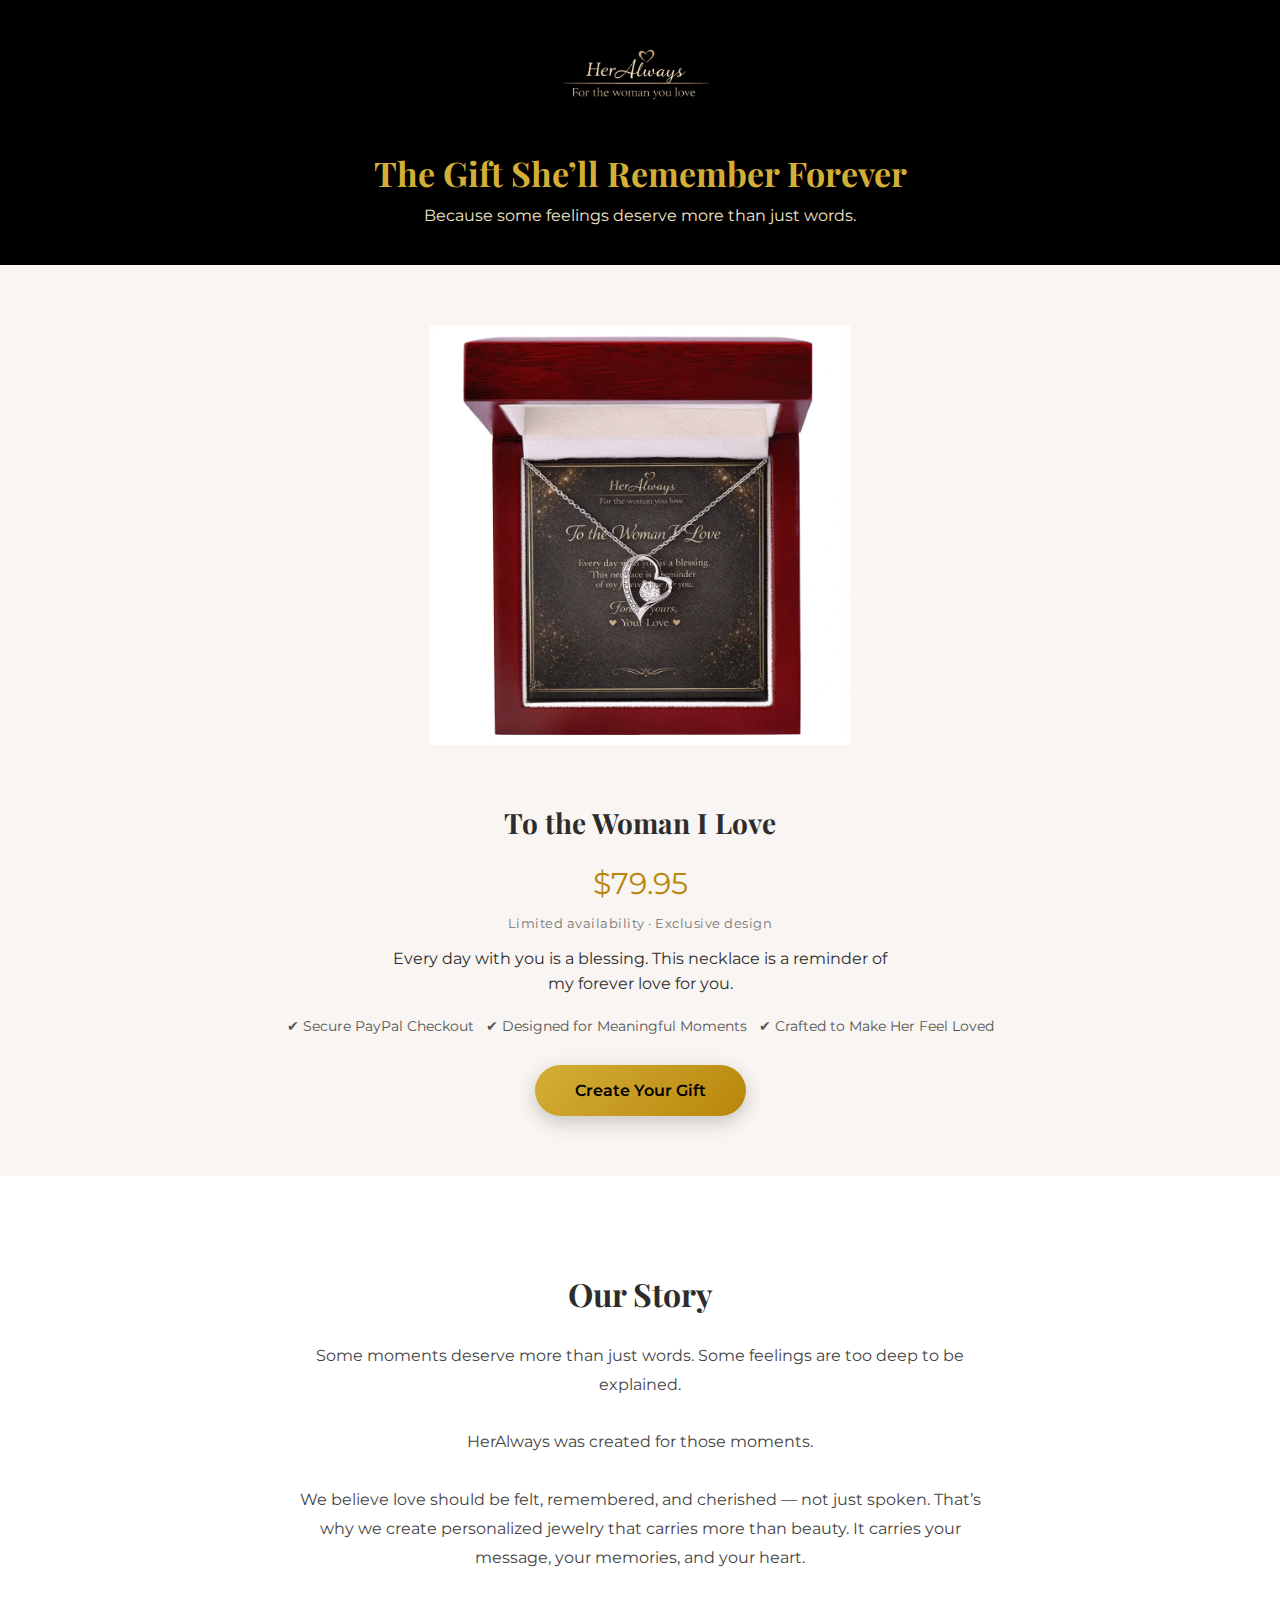
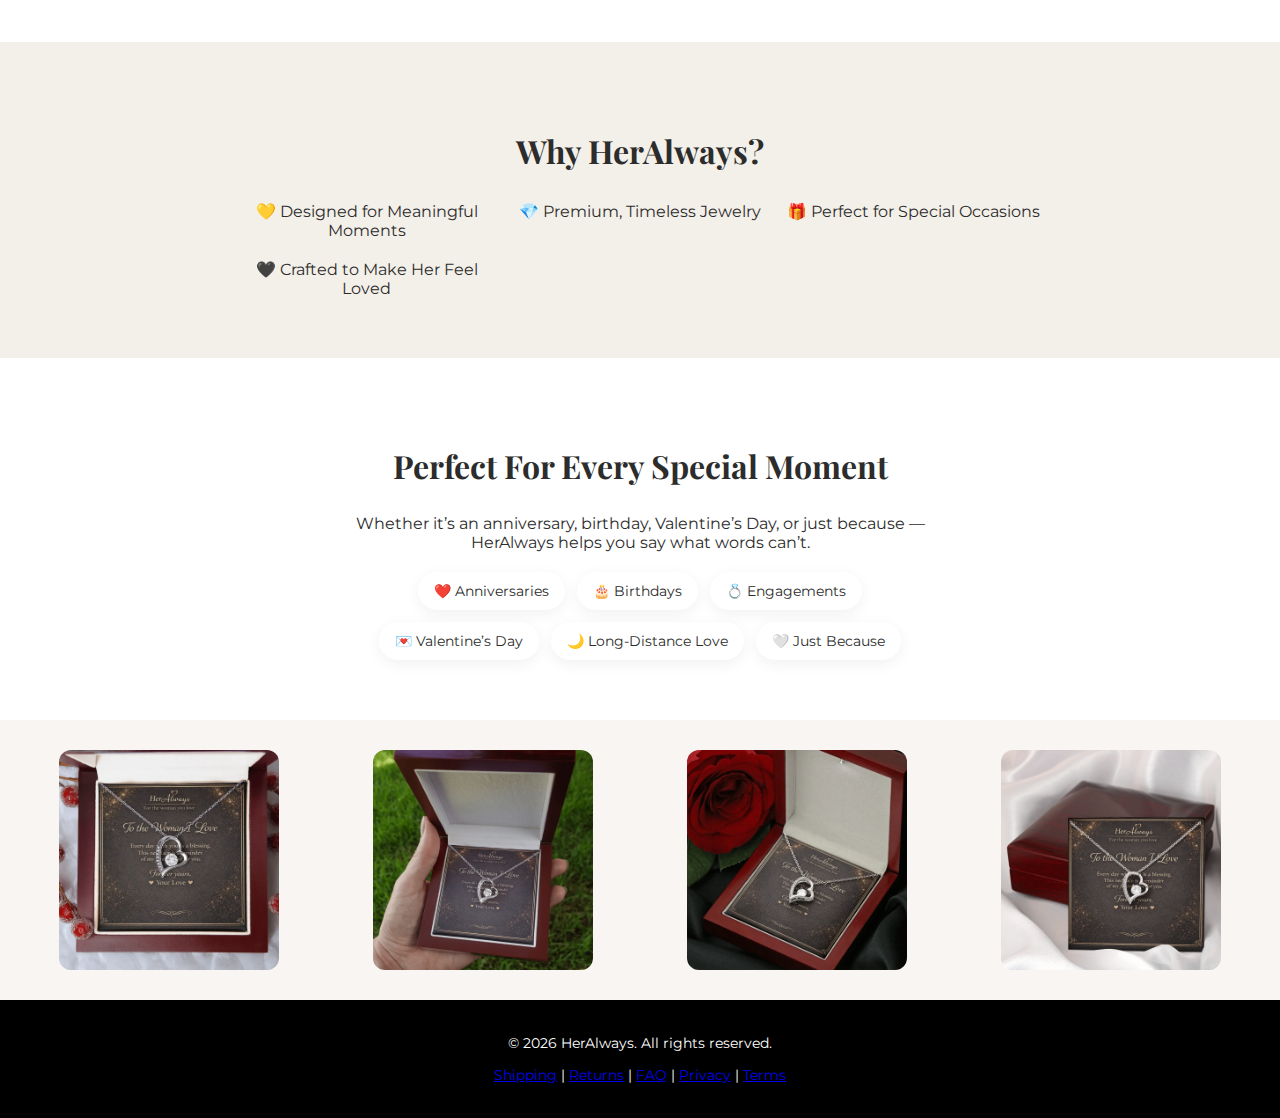
<file: index.html>
<!DOCTYPE html>
<html lang="en">
<head>
  <meta charset="UTF-8" />
  <meta name="viewport" content="width=device-width, initial-scale=1.0">
  <title>HerAlways – For the Woman You Love</title>
  <link rel="icon" href="favicon.ico" type="image/x-icon">
  <link rel="stylesheet" href="style.css" />
  <link rel="preconnect" href="https://fonts.googleapis.com">
  <link rel="preconnect" href="https://fonts.gstatic.com" crossorigin>
  <link href="https://fonts.googleapis.com/css2?family=Playfair+Display:wght@500;700&family=Montserrat:wght@300;400;500&display=swap" rel="stylesheet">
  <meta name="description" content="A timeless personalized necklace gift for the woman you love. Perfect for anniversaries, Valentine's Day, and special moments.">
</head>
<body>

<header class="hero">
  <img src="images/logo.png" class="logo" alt="HerAlways Logo">
  <h1>The Gift She’ll Remember Forever</h1>
  <p>Because some feelings deserve more than just words.</p>
</header>

<main>
<section class="product">
  <img src="images/hero.webp" class="product-image" alt="Forever Love Necklace">

  <h2>To the Woman I Love</h2>
  <p class="price">$79.95</p>
  <p class="urgency">Limited availability · Exclusive design</p>

  <p class="description">
    Every day with you is a blessing.  
    This necklace is a reminder of my forever love for you.
  </p>

  <div class="trust">
    <span>✔ Secure PayPal Checkout</span>
    <span>✔ Designed for Meaningful Moments</span>
    <span>✔ Crafted to Make Her Feel Loved</span>
  </div>

  <a href="https://tally.so/r/rjOVGl" class="buy">Create Your Gift</a>

</section>

<!-- BRAND STORY -->
<section class="story">
  <h2>Our Story</h2>
  <p>
    Some moments deserve more than just words.  
    Some feelings are too deep to be explained.
    <br><br>
    HerAlways was created for those moments.
    <br><br>
    We believe love should be felt, remembered, and cherished — not just spoken.  
    That’s why we create personalized jewelry that carries more than beauty.  
    It carries your message, your memories, and your heart.
  </p>
</section>

<!-- WHY HERALWAYS -->
<section class="why">
  <h2>Why HerAlways?</h2>
  <div class="why-grid">
    <div>💛 Designed for Meaningful Moments</div>
    <div>💎 Premium, Timeless Jewelry</div>
    <div>🎁 Perfect for Special Occasions</div>
    <div>🖤 Crafted to Make Her Feel Loved</div>
  </div>
</section>

<!-- OCCASIONS -->
<section class="occasions">
  <h2>Perfect For Every Special Moment</h2>
  <p>
    Whether it’s an anniversary, birthday, Valentine’s Day,  
    or just because — HerAlways helps you say what words can’t.
  </p>

  <div class="occasion-list">
    <span>❤️ Anniversaries</span>
    <span>🎂 Birthdays</span>
    <span>💍 Engagements</span>
    <span>💌 Valentine’s Day</span>
    <span>🌙 Long-Distance Love</span>
    <span>🤍 Just Because</span>
  </div>
</section>

<!-- GALLERY -->
<section class="gallery">
  <img src="images/flower.webp" alt="Luxury necklace gift box for the woman you love lying in flowers">
  <img src="images/hand.webp" alt="Handing Luxury necklace gift box for the woman you love">
  <img src="images/rose.webp" alt="Luxury necklace gift box for the woman you love with roses">
  <img src="images/message.webp" alt="Luxury necklace gift box for the woman you love with romantic message card">
</section>

<main>

<footer>
  <p>© 2026 HerAlways. All rights reserved.</p>
  <p>
    <a href="shipping.html">Shipping</a> |
    <a href="returns.html">Returns</a> |
    <a href="faq.html">FAQ</a> |
    <a href="privacy.html">Privacy</a> |
    <a href="terms.html">Terms</a>
  </p>
</footer>


</body>
</html>
</file>
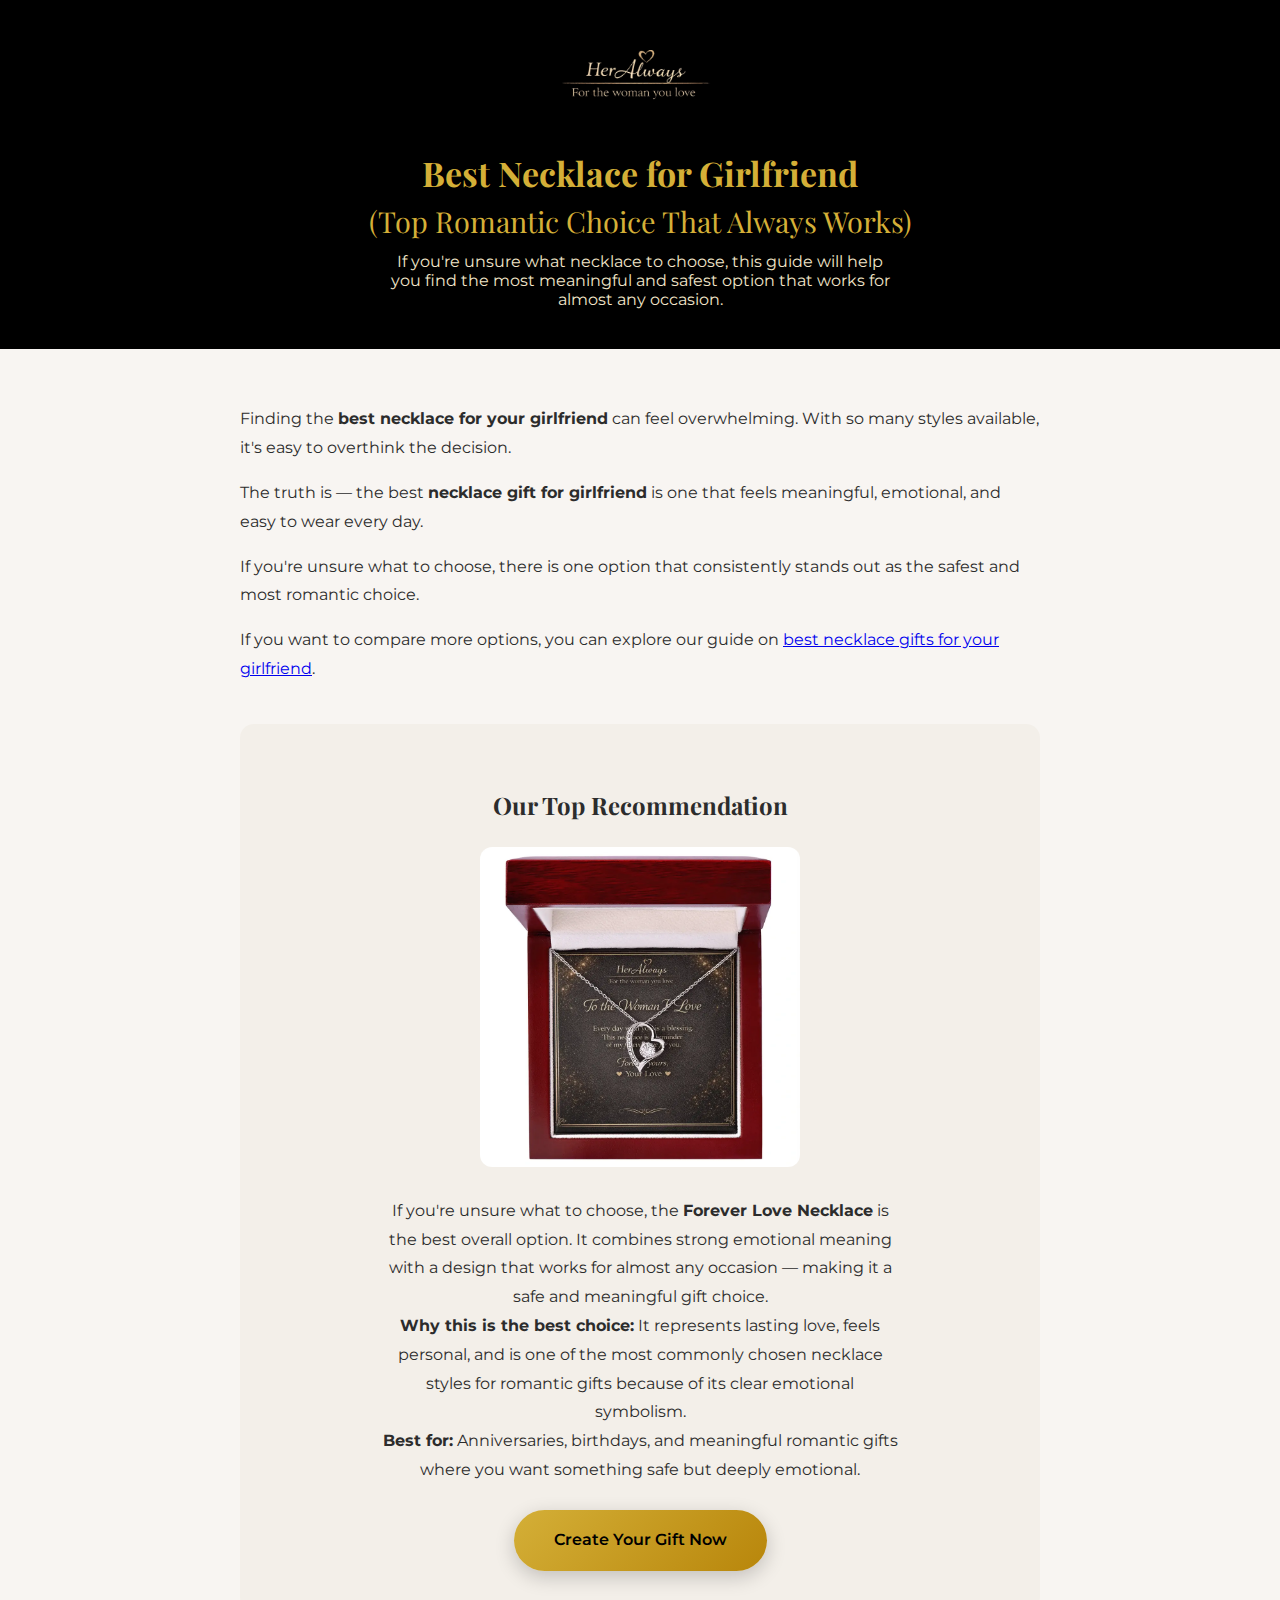
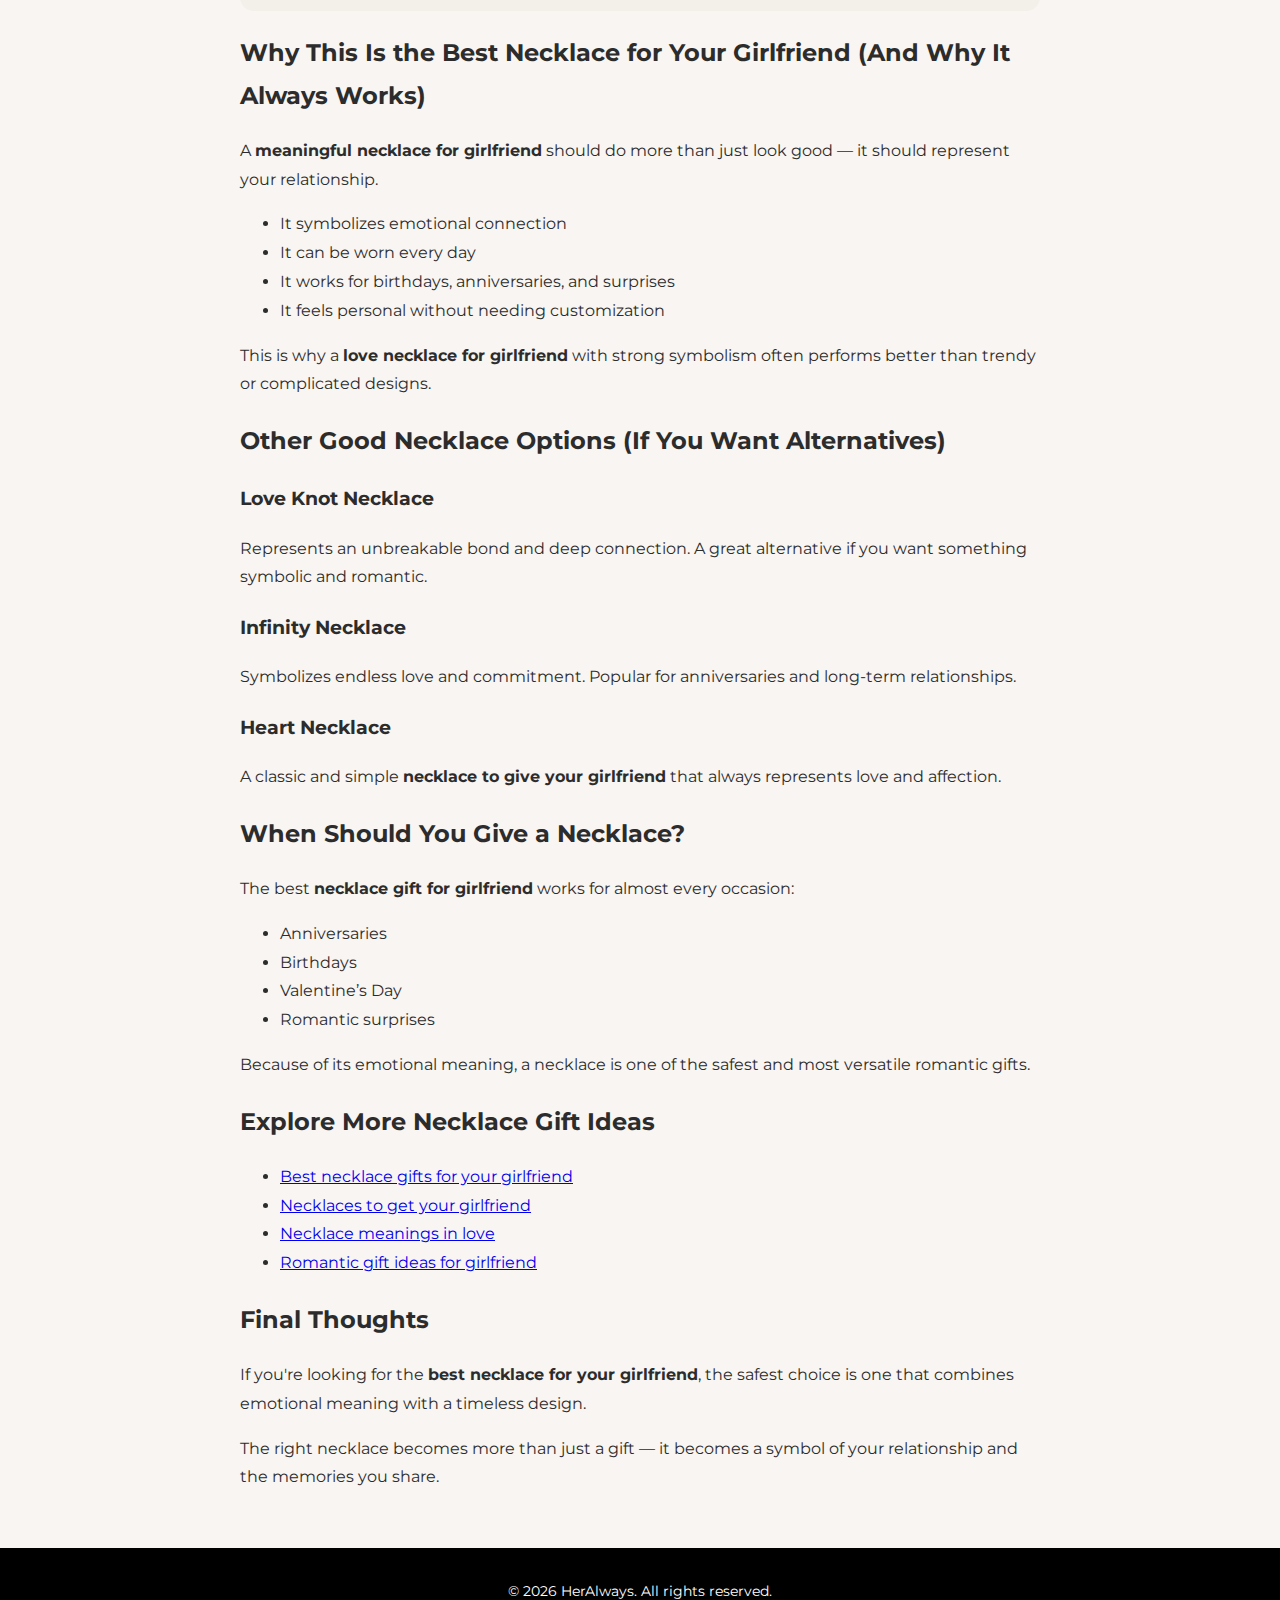
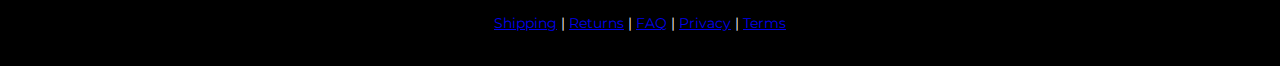
<file: best-necklace-for-girlfriend.html>
<!DOCTYPE html>
<html lang="en">

<head>

<meta charset="UTF-8">
<meta name="viewport" content="width=device-width, initial-scale=1.0">

<title>Best Necklace for Girlfriend (Top Romantic Choice That Always Works)</title>

<meta name="description" content="Looking for the best necklace for your girlfriend? Discover the top romantic necklace that works for any occasion and meaningful alternatives.">

<link rel="canonical" href="https://heralways.com/best-necklace-for-girlfriend.html">

<link rel="icon" href="favicon.ico" type="image/x-icon">
<link rel="stylesheet" href="style.css">

<link href="https://fonts.googleapis.com/css2?family=Playfair+Display:wght@500;700&family=Montserrat:wght@300;400;500&display=swap" rel="stylesheet">

</head>

<body>

<header class="hero">

<img src="images/logo.png" class="logo" alt="HerAlways Logo">

<h1>
Best Necklace for Girlfriend <br>
<span style="font-weight:400;font-size:0.85em;">
(Top Romantic Choice That Always Works)
</span>
</h1>

<p>
If you're unsure what necklace to choose, this guide will help you find the most meaningful and safest option that works for almost any occasion.
</p>

</header>


<main style="max-width:800px;margin:auto;padding:40px 20px;text-align:left;line-height:1.8;font-size:16px;">


<p>
Finding the <strong>best necklace for your girlfriend</strong> can feel overwhelming. With so many styles available, it's easy to overthink the decision.
</p>

<p>
The truth is — the best <strong>necklace gift for girlfriend</strong> is one that feels meaningful, emotional, and easy to wear every day.
</p>

<p>
If you're unsure what to choose, there is one option that consistently stands out as the safest and most romantic choice.
</p>

If you want to compare more options, you can explore our guide on 
<a href="best-necklace-gifts-for-girlfriend.html">best necklace gifts for your girlfriend</a>.

<!-- TOP RECOMMENDATION -->

<section style="margin-top:40px;text-align:center;background:#f3efe9;padding:40px;border-radius:14px;">

<h2 style="font-family:'Playfair Display', serif;">
Our Top Recommendation
</h2>

<img src="images/hero.webp" style="max-width:320px;width:100%;border-radius:12px;margin:20px auto 30px;display:block;" alt="best necklace for girlfriend romantic gift">

<p style="max-width:520px;margin:auto;">
If you're unsure what to choose, the <strong>Forever Love Necklace</strong> is the best overall option. It combines strong emotional meaning with a design that works for almost any occasion — making it a safe and meaningful gift choice.
</p>

<p style="max-width:520px;margin:auto;">
<strong>Why this is the best choice:</strong> It represents lasting love, feels personal, and is one of the most commonly chosen necklace styles for romantic gifts because of its clear emotional symbolism.
</p>

<p style="max-width:520px;margin:auto;">
<strong>Best for:</strong> Anniversaries, birthdays, and meaningful romantic gifts where you want something safe but deeply emotional.
</p>

<div style="margin-top:25px;">
<a href="forever-love-necklace.html" class="buy">Create Your Gift Now</a>
</div>

</section>


<h2>Why This Is the Best Necklace for Your Girlfriend (And Why It Always Works)</h2>

<p>
A <strong>meaningful necklace for girlfriend</strong> should do more than just look good — it should represent your relationship.
</p>

<ul>
<li>It symbolizes emotional connection</li>
<li>It can be worn every day</li>
<li>It works for birthdays, anniversaries, and surprises</li>
<li>It feels personal without needing customization</li>
</ul>

<p>
This is why a <strong>love necklace for girlfriend</strong> with strong symbolism often performs better than trendy or complicated designs.
</p>


<h2>Other Good Necklace Options (If You Want Alternatives)</h2>

<h3>Love Knot Necklace</h3>
<p>
Represents an unbreakable bond and deep connection. A great alternative if you want something symbolic and romantic.
</p>

<h3>Infinity Necklace</h3>
<p>
Symbolizes endless love and commitment. Popular for anniversaries and long-term relationships.
</p>

<h3>Heart Necklace</h3>
<p>
A classic and simple <strong>necklace to give your girlfriend</strong> that always represents love and affection.
</p>


<h2>When Should You Give a Necklace?</h2>

<p>
The best <strong>necklace gift for girlfriend</strong> works for almost every occasion:
</p>

<ul>
<li>Anniversaries</li>
<li>Birthdays</li>
<li>Valentine’s Day</li>
<li>Romantic surprises</li>
</ul>

<p>
Because of its emotional meaning, a necklace is one of the safest and most versatile romantic gifts.
</p>


<!-- INTERNAL LINKS -->

<h2>Explore More Necklace Gift Ideas</h2>

<ul>
<li><a href="best-necklace-gifts-for-girlfriend.html">Best necklace gifts for your girlfriend</a></li>
<li><a href="necklaces-to-get-your-girlfriend.html">Necklaces to get your girlfriend</a></li>
<li><a href="necklace-symbols-and-their-meanings-in-love.html">Necklace meanings in love</a></li>
<li><a href="romantic-gift-ideas-for-girlfriend.html">Romantic gift ideas for girlfriend</a></li>
</ul>


<h2>Final Thoughts</h2>

<p>
If you're looking for the <strong>best necklace for your girlfriend</strong>, the safest choice is one that combines emotional meaning with a timeless design.
</p>

<p>
The right necklace becomes more than just a gift — it becomes a symbol of your relationship and the memories you share.
</p>

</main>


<footer>

<p>© 2026 HerAlways. All rights reserved.</p>

<p>
<a href="shipping.html">Shipping</a> |
<a href="returns.html">Returns</a> |
<a href="faq.html">FAQ</a> |
<a href="privacy.html">Privacy</a> |
<a href="terms.html">Terms</a>
</p>

</footer>

</body>
</html>
</file>
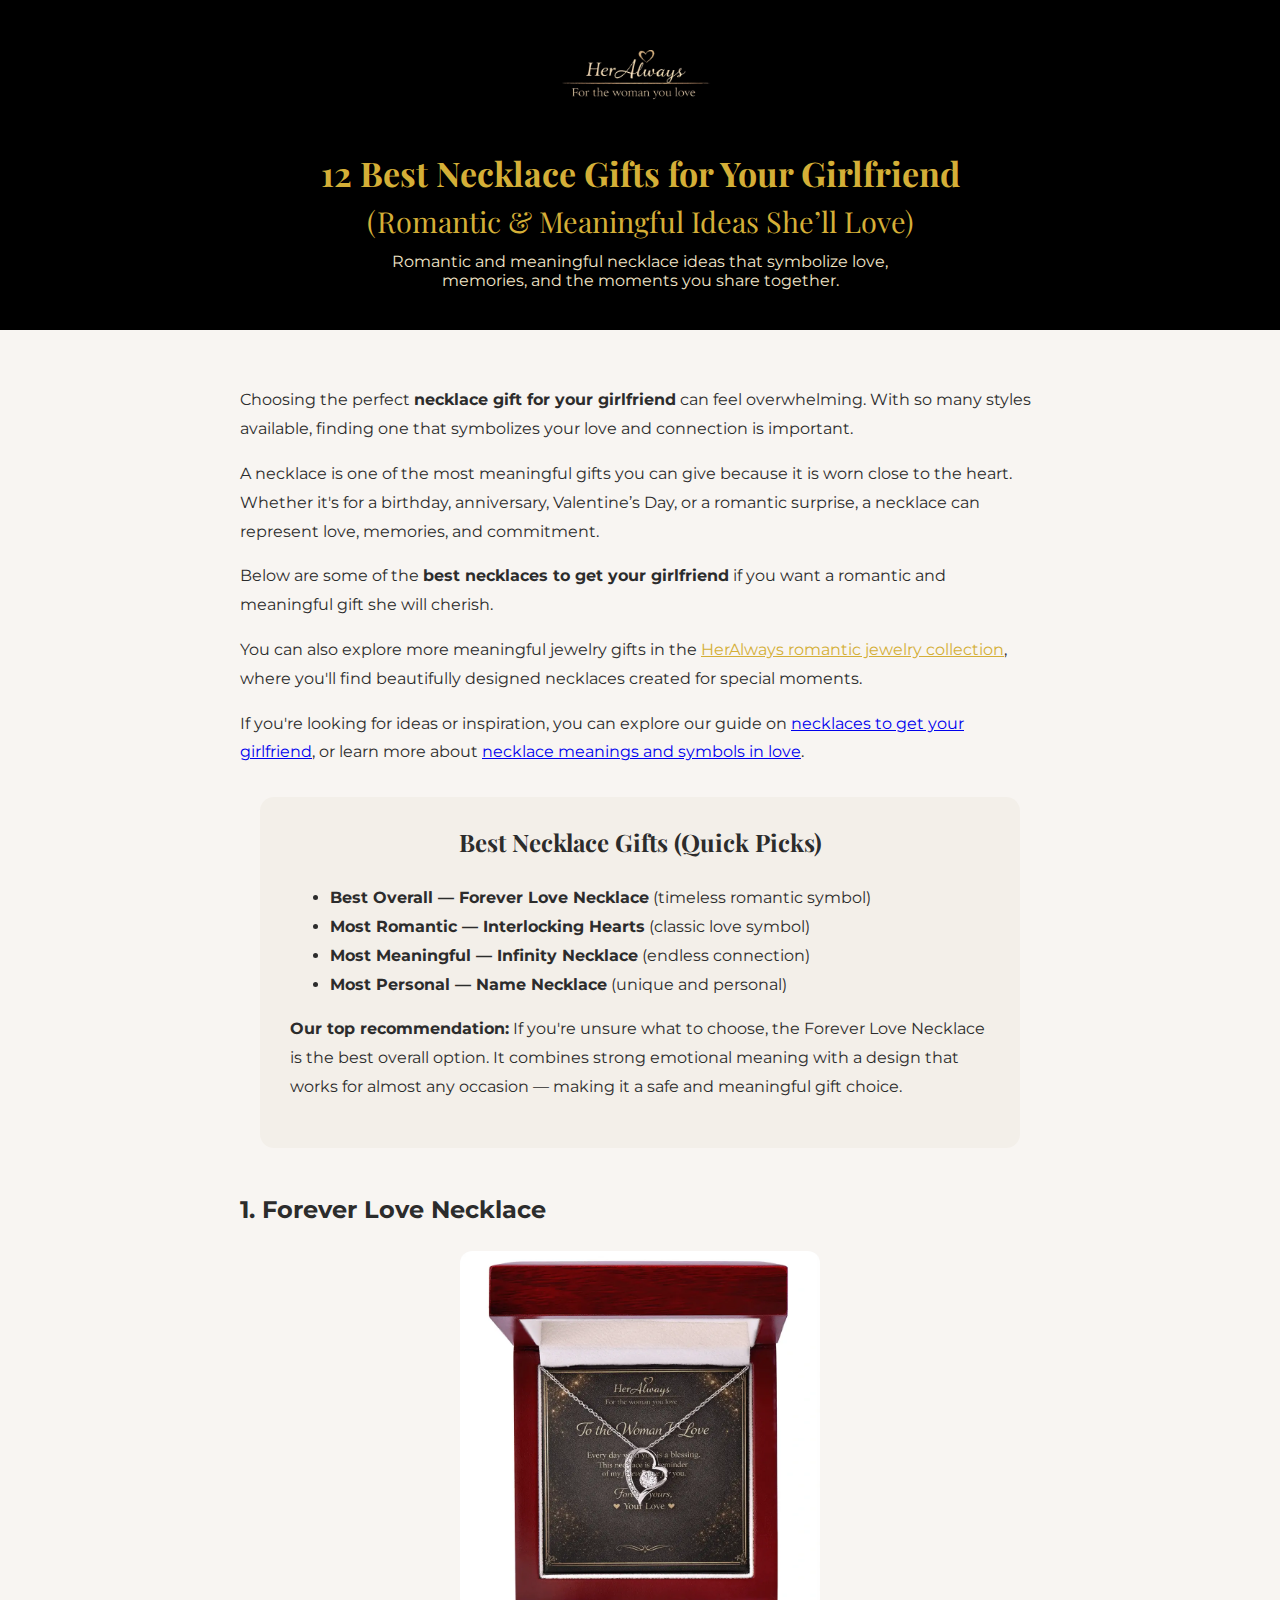
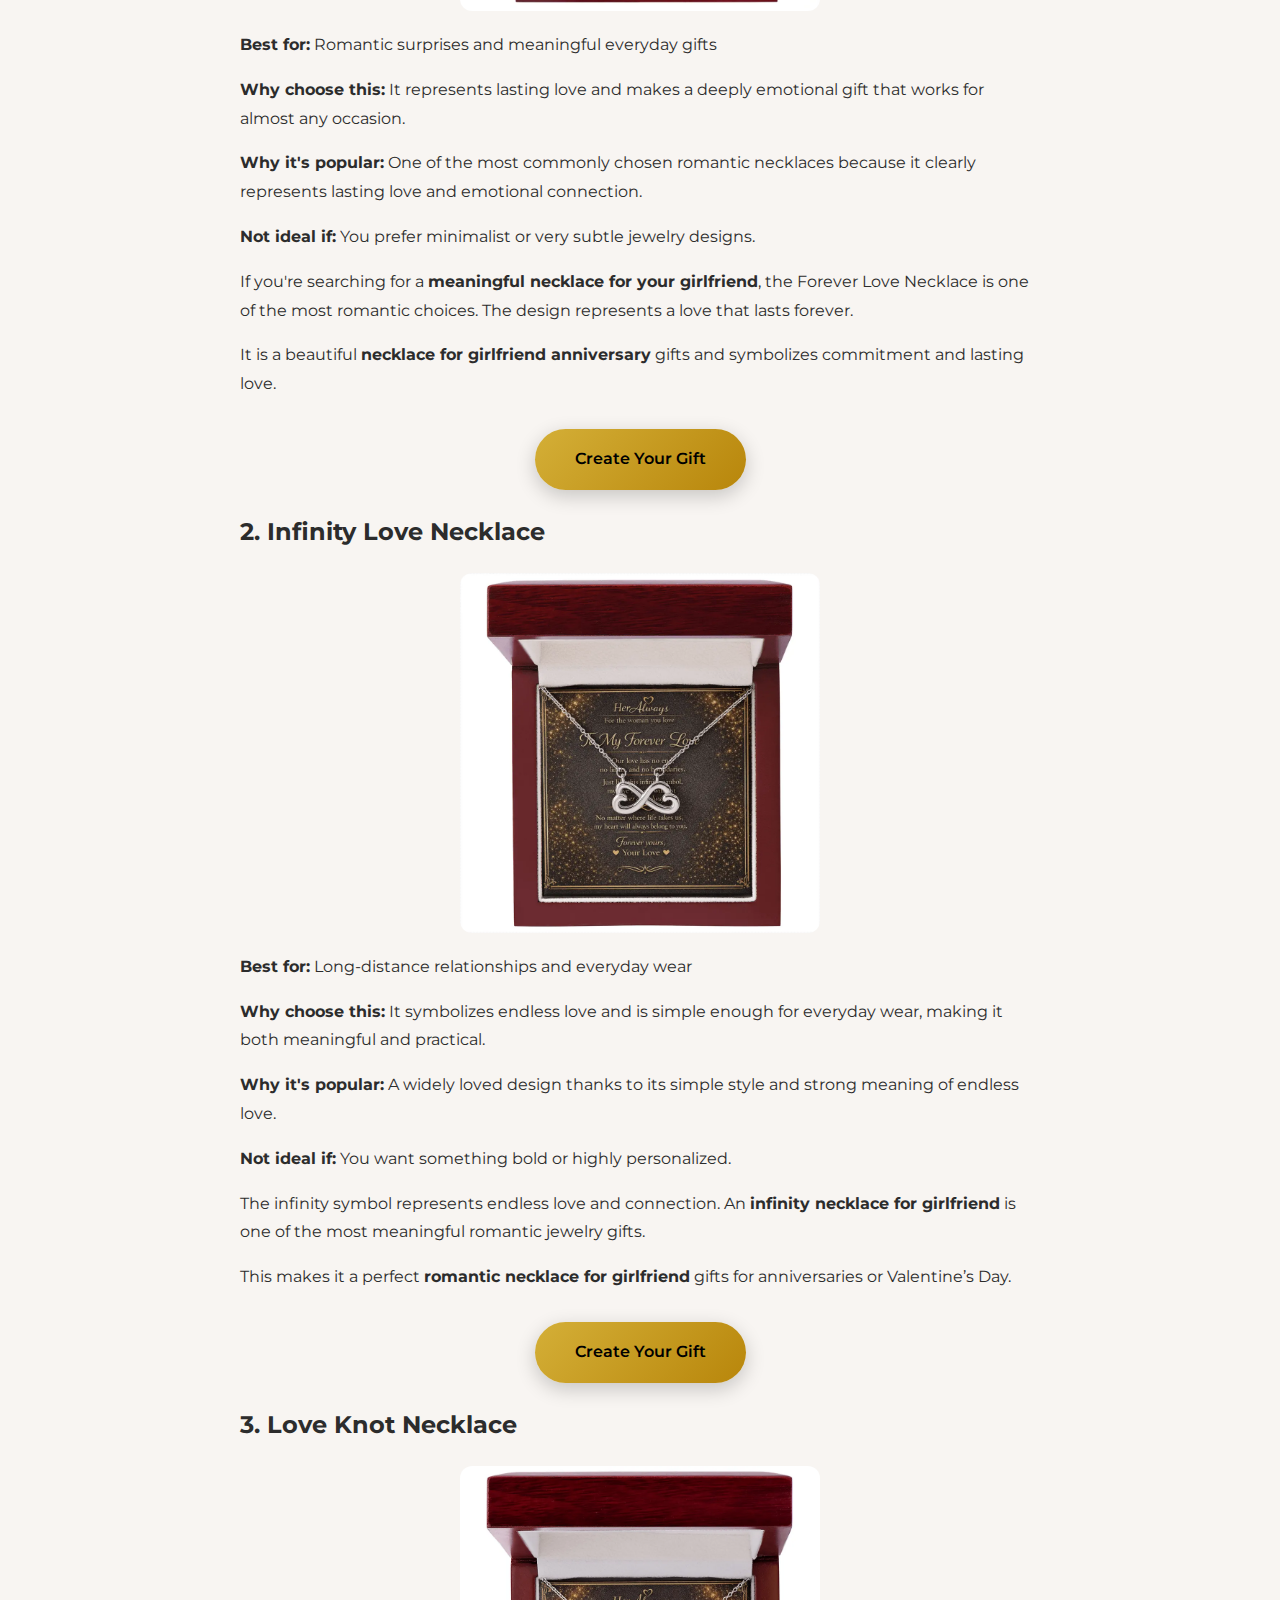
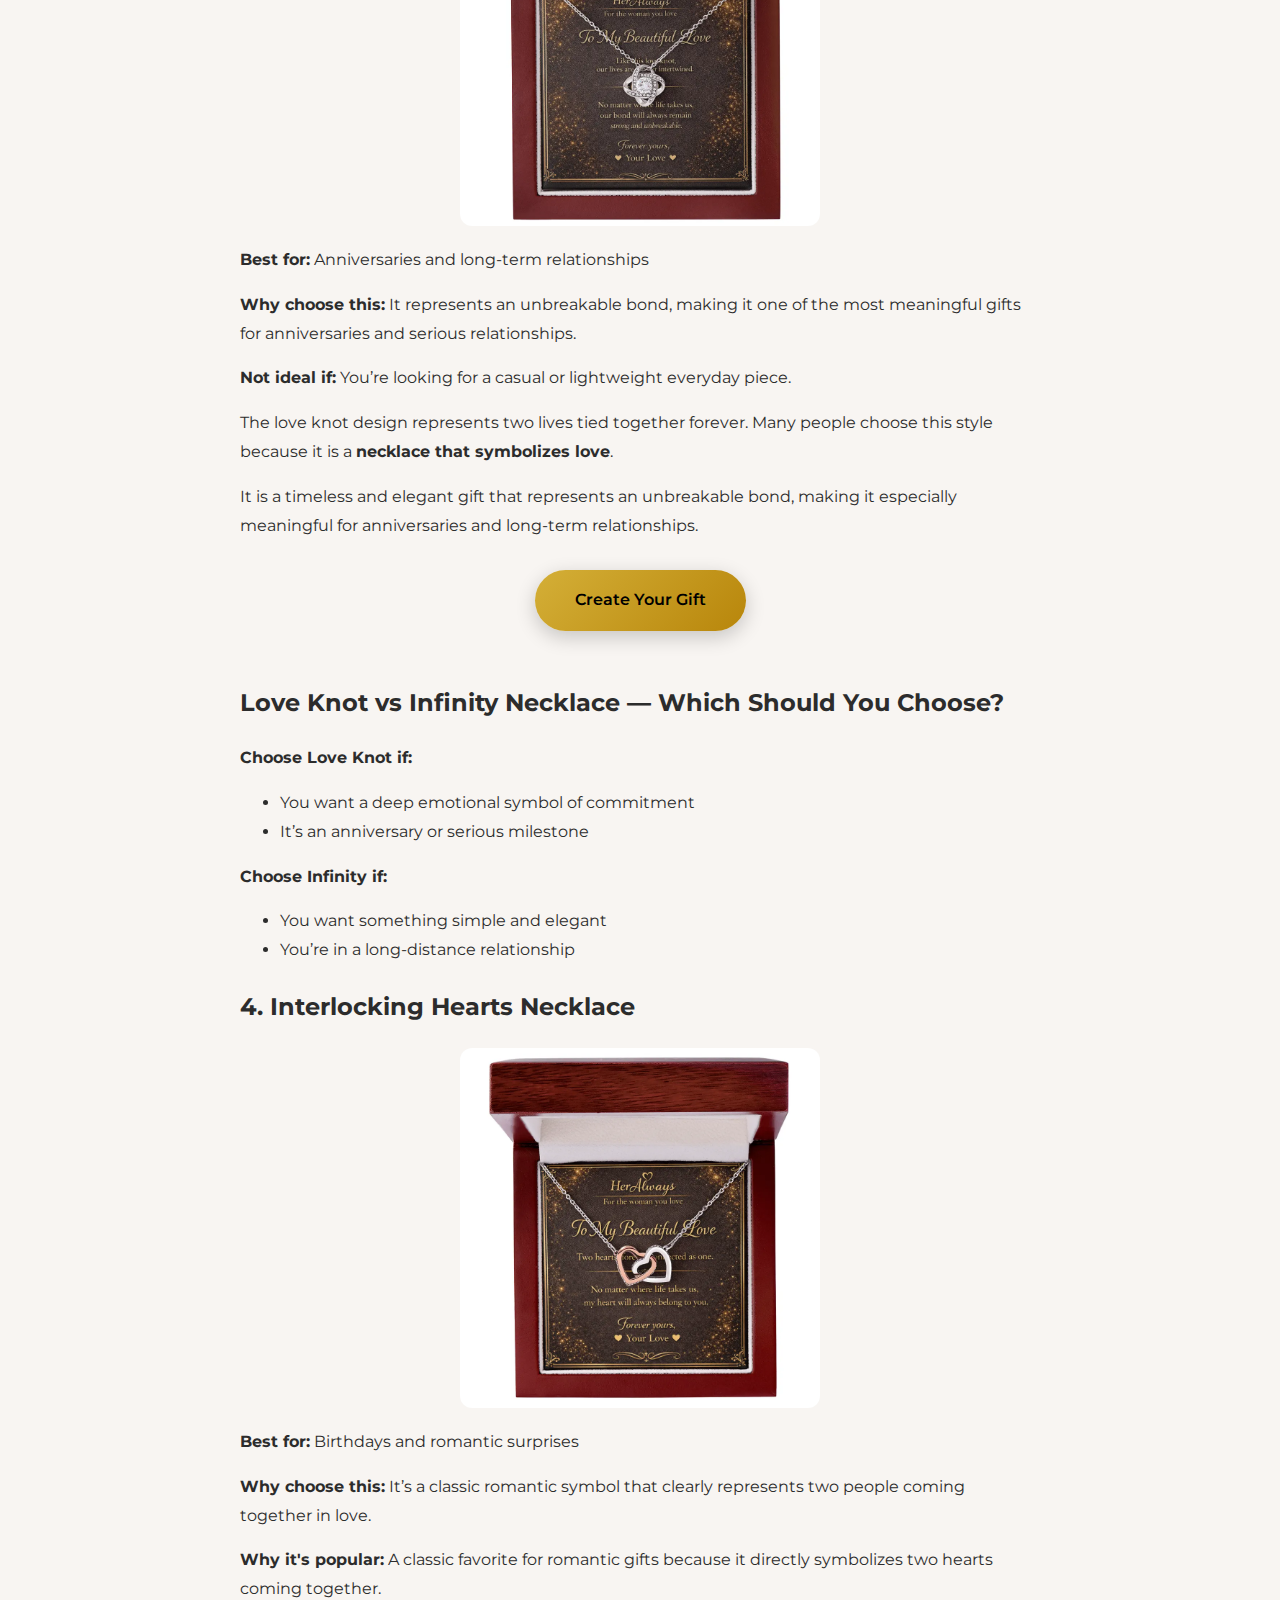
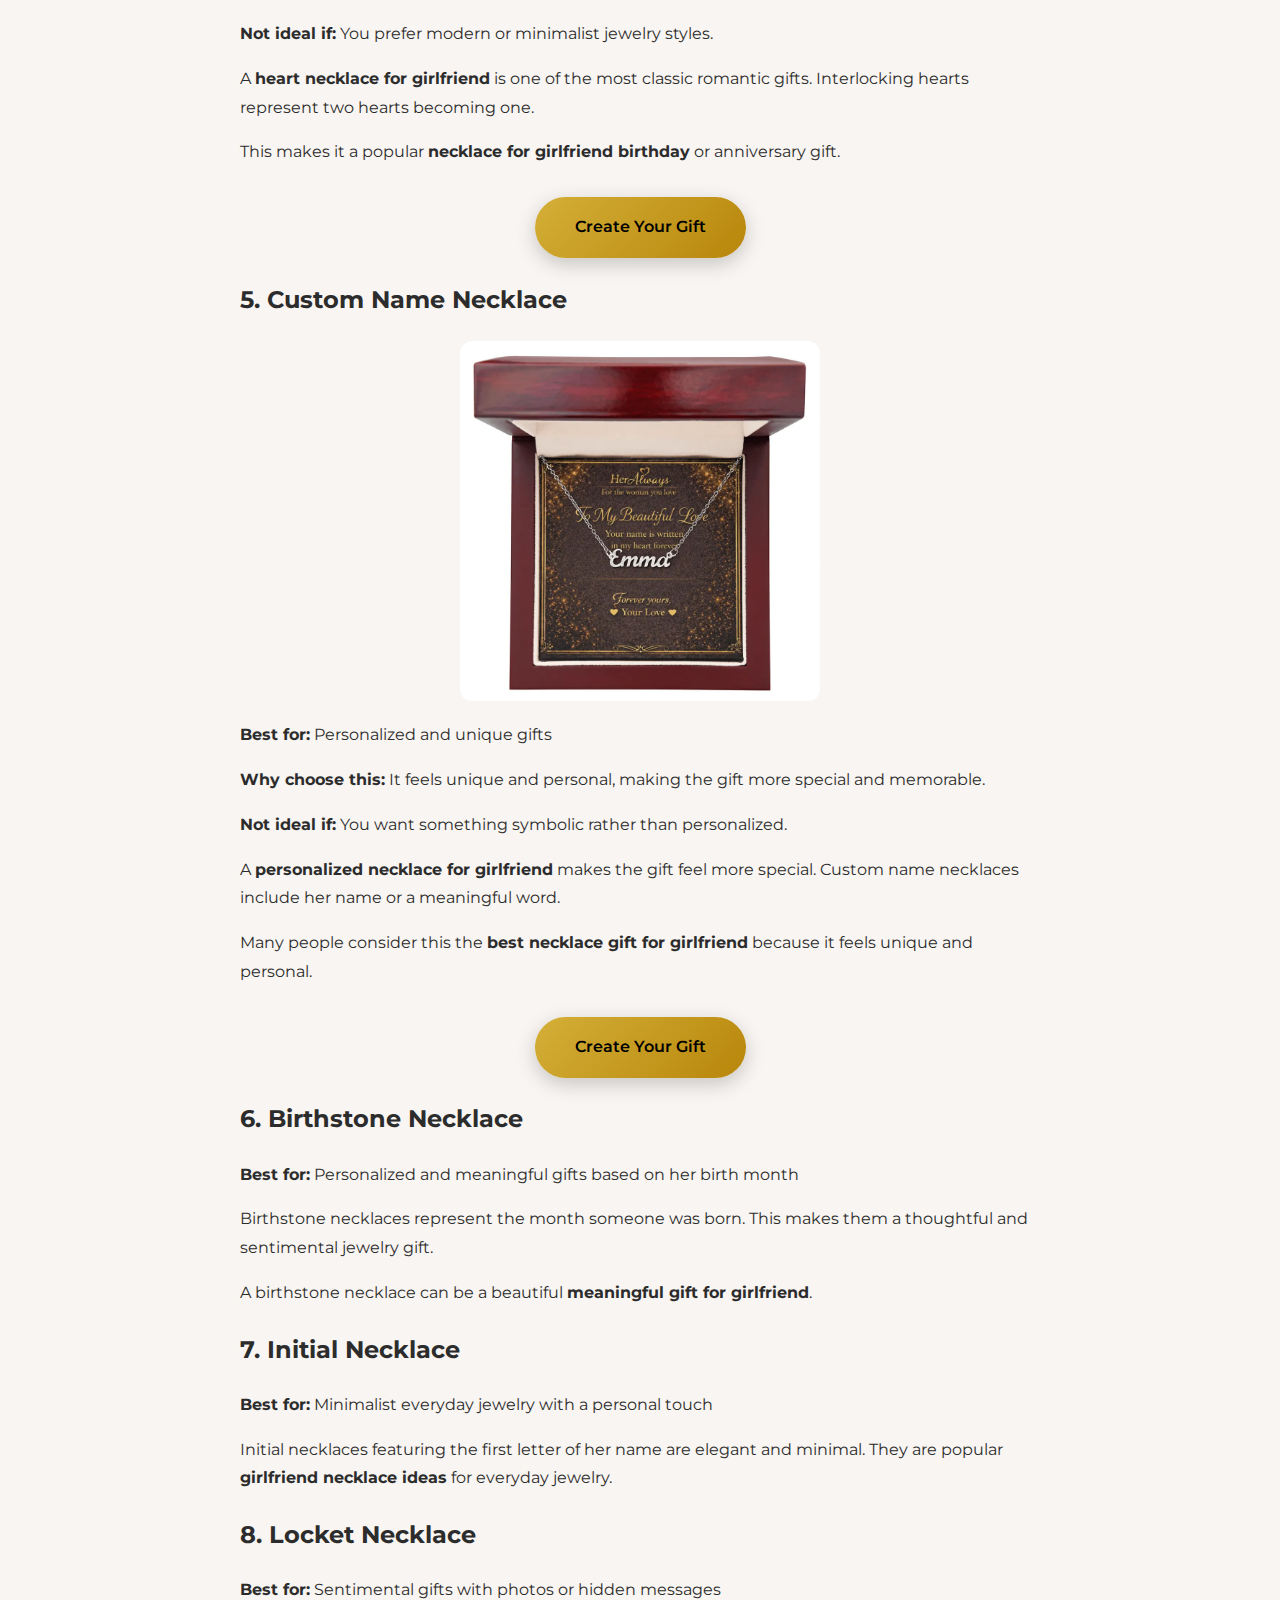
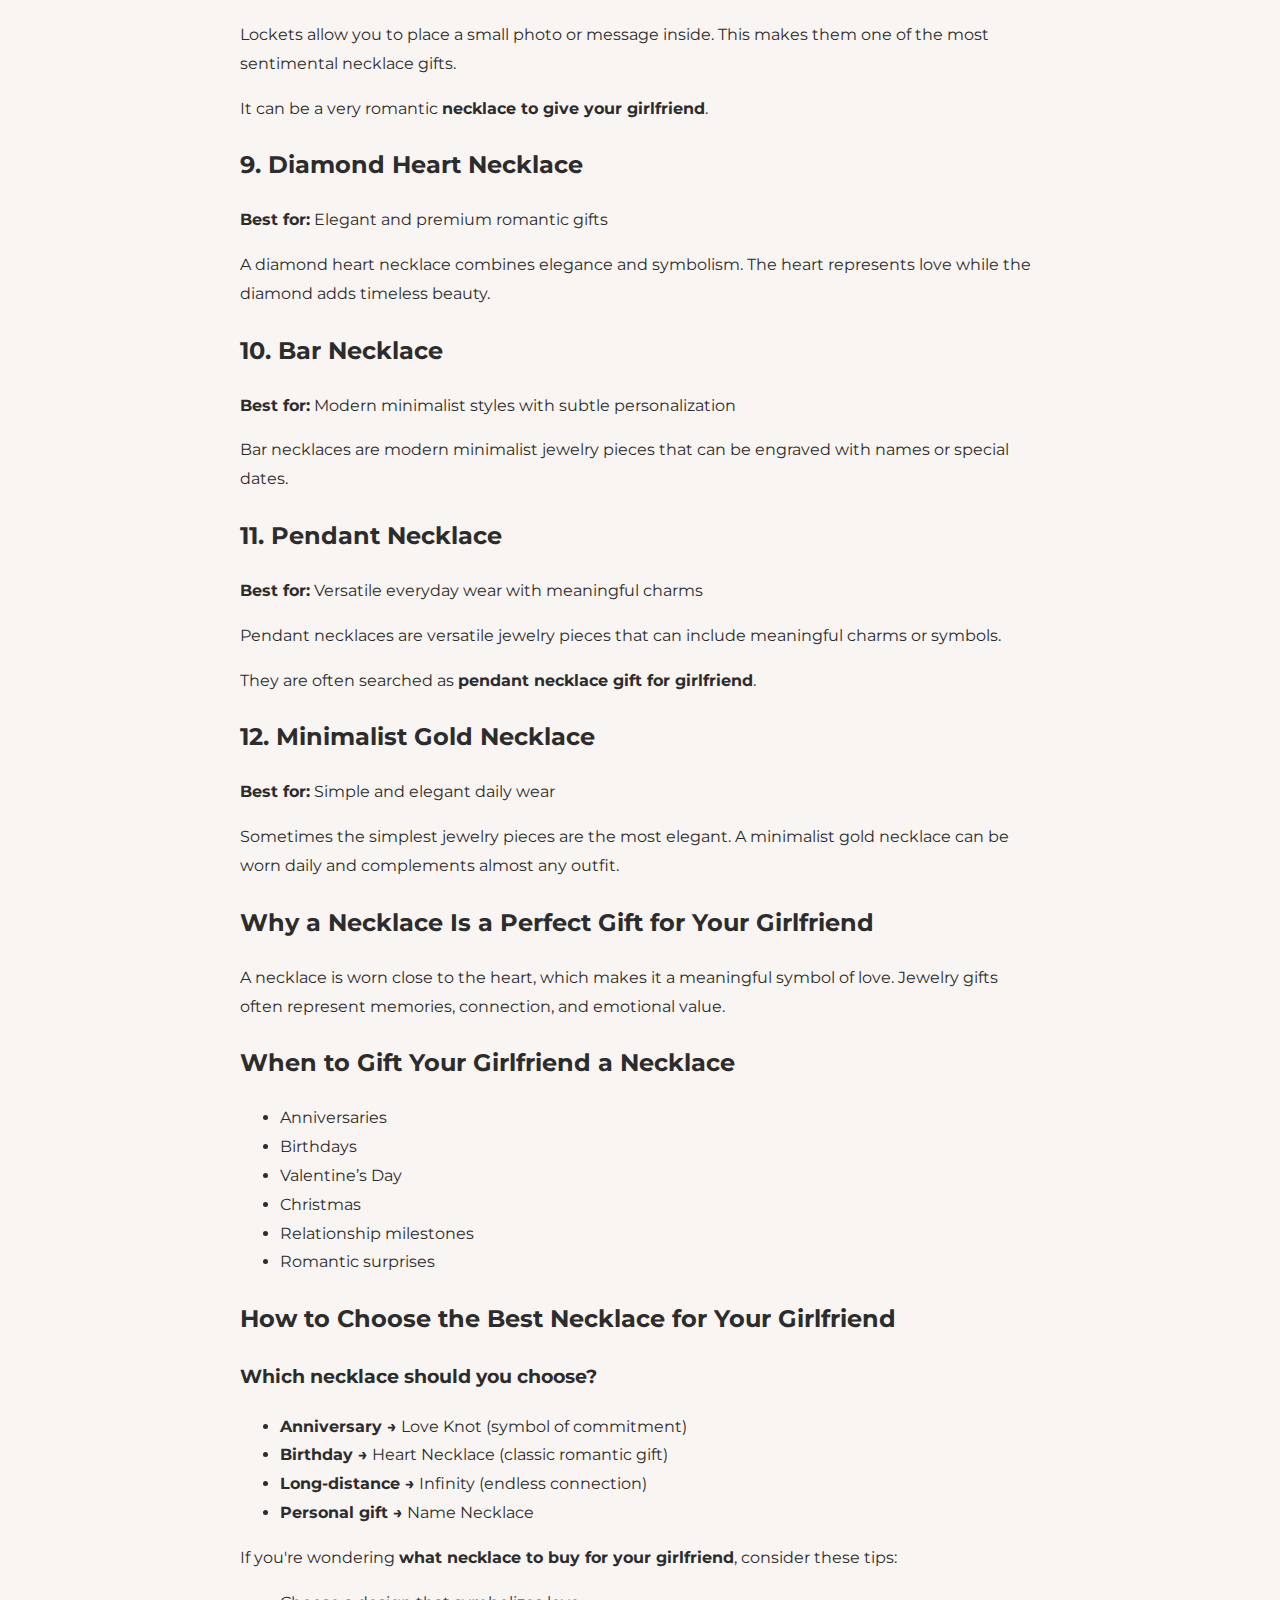
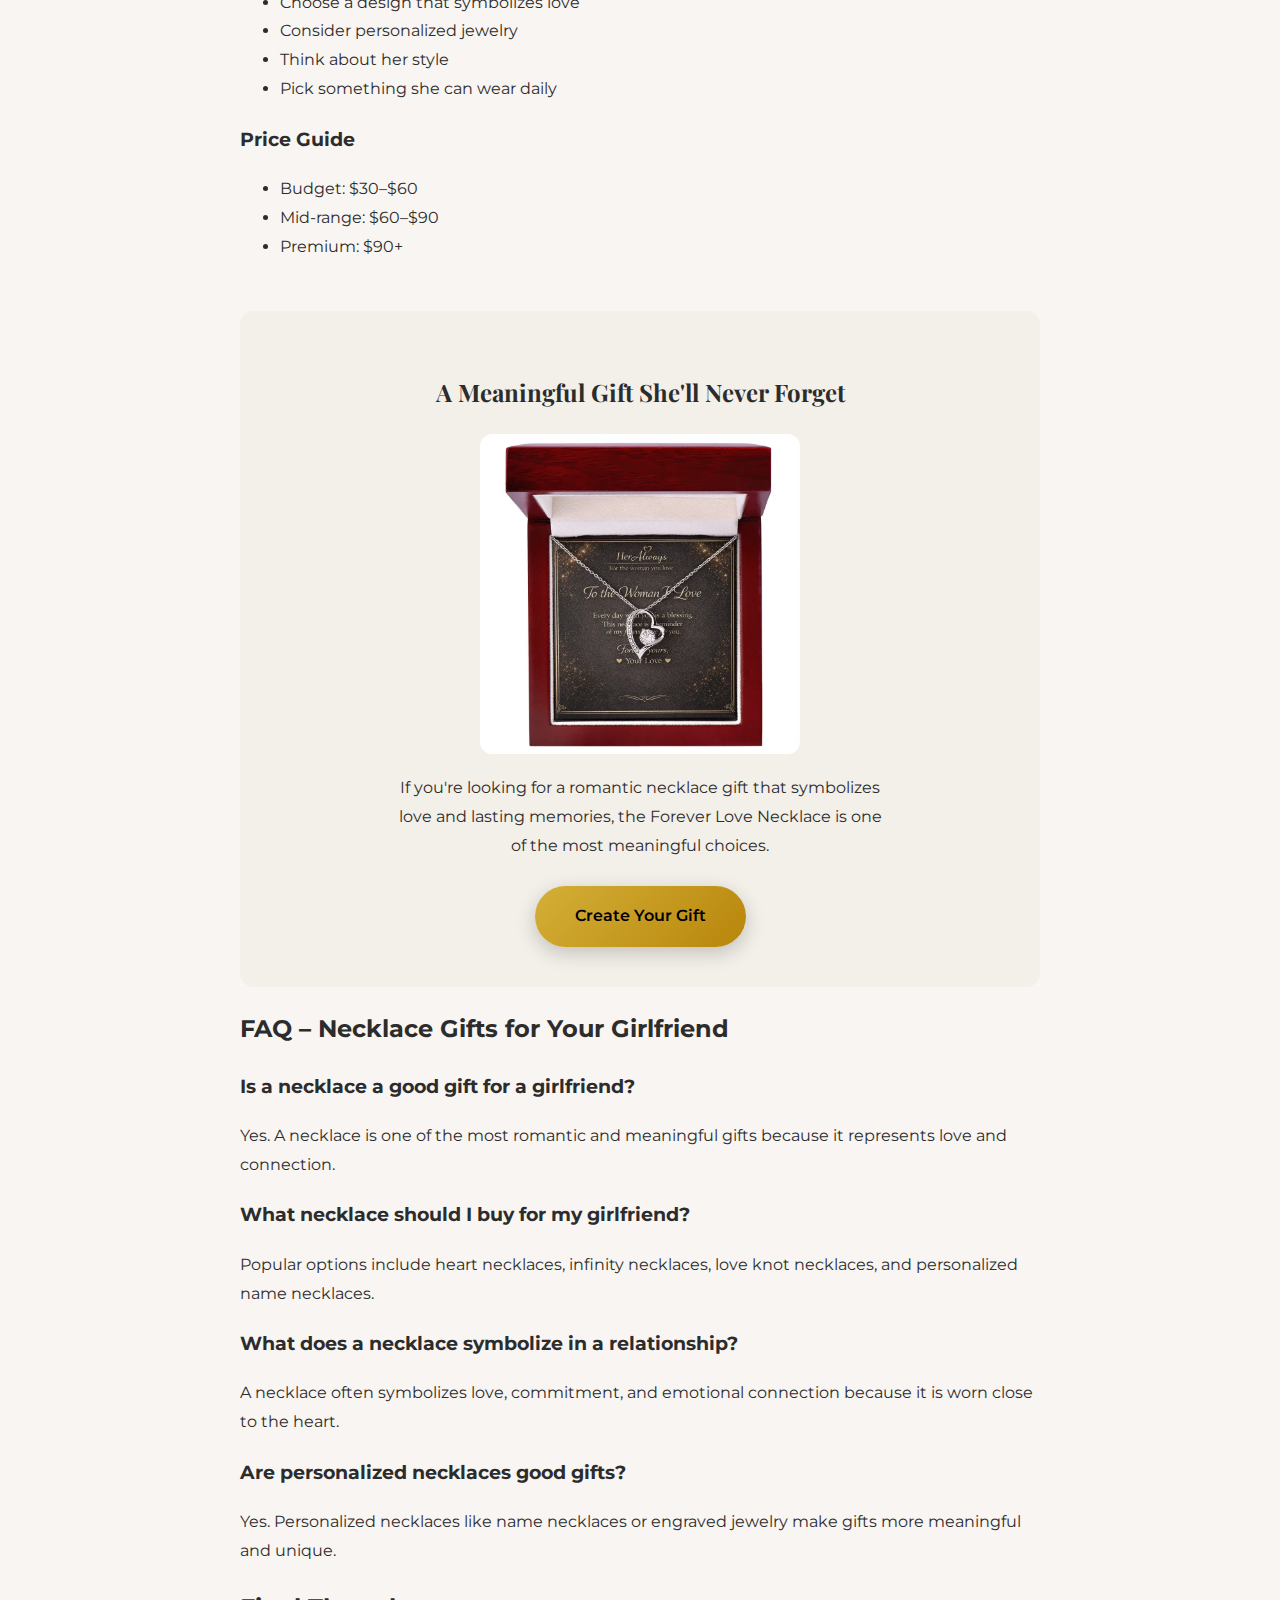
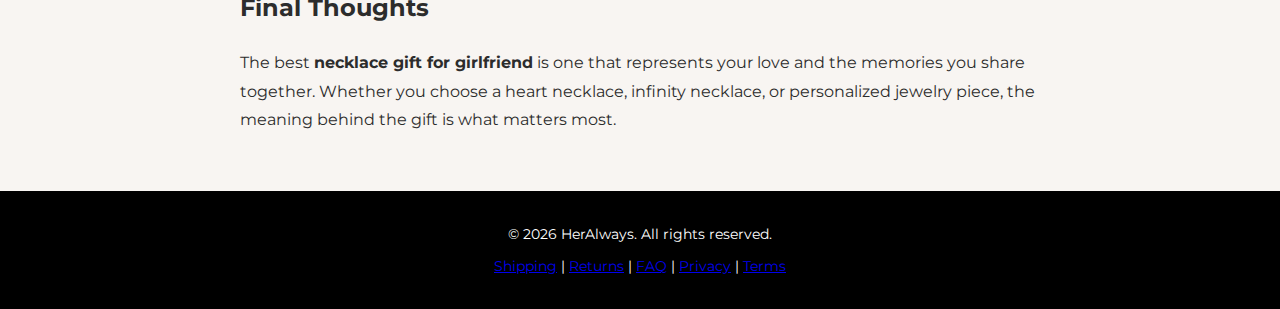
<file: best-necklace-gifts-for-girlfriend.html>
<!DOCTYPE html>
<html lang="en">

<head>

<meta charset="UTF-8">
<meta name="viewport" content="width=device-width, initial-scale=1.0">

<title>12 Best Necklace Gifts for Your Girlfriend (Romantic & Meaningful Ideas She’ll Love)</title>

<meta name="description" content="Discover the best necklace gifts for your girlfriend. Romantic, meaningful, and beautiful necklace ideas perfect for anniversaries, birthdays, and special moments.">

<link rel="canonical" href="https://heralways.com/best-necklace-gifts-for-girlfriend.html">

<link rel="icon" href="favicon.ico" type="image/x-icon">
<link rel="stylesheet" href="style.css">

<link rel="preconnect" href="https://fonts.googleapis.com">
<link rel="preconnect" href="https://fonts.gstatic.com" crossorigin>

<link href="https://fonts.googleapis.com/css2?family=Playfair+Display:wght@500;700&family=Montserrat:wght@300;400;500&display=swap" rel="stylesheet">

</head>

<body>

<header class="hero">

<img src="images/logo.png" class="logo" alt="HerAlways Logo">

<h1>
12 Best Necklace Gifts for Your Girlfriend <br>
<span style="font-weight:400;font-size:0.85em;">
(Romantic & Meaningful Ideas She’ll Love)
</span>
</h1>

<p>
Romantic and meaningful necklace ideas that symbolize love, memories, and the moments you share together.
</p>

</header>


<main style="max-width:800px;margin:auto;padding:40px 20px;text-align:left;line-height:1.8;font-size:16px;">


<p>
Choosing the perfect <strong>necklace gift for your girlfriend</strong> can feel overwhelming. With so many styles available, finding one that symbolizes your love and connection is important.
</p>

<p>
A necklace is one of the most meaningful gifts you can give because it is worn close to the heart. Whether it's for a birthday, anniversary, Valentine’s Day, or a romantic surprise, a necklace can represent love, memories, and commitment.
</p>

<p>
Below are some of the <strong>best necklaces to get your girlfriend</strong> if you want a romantic and meaningful gift she will cherish.
</p>

<p>
You can also explore more meaningful jewelry gifts in the <a href="/" style="color:#d4af37;">HerAlways romantic jewelry collection</a>, where you'll find beautifully designed necklaces created for special moments.
</p>

<p>
If you're looking for ideas or inspiration, you can explore our guide on 
<a href="necklaces-to-get-your-girlfriend.html">necklaces to get your girlfriend</a>, or learn more about 
<a href="necklace-symbols-and-their-meanings-in-love.html">necklace meanings and symbols in love</a>.
</p>

<section style="background:#f3efe9;padding:24px 30px 30px;border-radius:14px;margin:30px auto 40px;max-width:700px;text-align:left;">
<h2 style="font-family:'Playfair Display', serif; text-align:center; margin-top:0;">
Best Necklace Gifts (Quick Picks)
</h2>

<ul>
<li><strong>Best Overall — Forever Love Necklace</strong> (timeless romantic symbol)</li>
<li><strong>Most Romantic — Interlocking Hearts</strong> (classic love symbol)</li>
<li><strong>Most Meaningful — Infinity Necklace</strong> (endless connection)</li>
<li><strong>Most Personal — Name Necklace</strong> (unique and personal)</li>
</ul>

<p><strong>Our top recommendation:</strong> If you're unsure what to choose, the Forever Love Necklace is the best overall option. It combines strong emotional meaning with a design that works for almost any occasion — making it a safe and meaningful gift choice.</p>
</section>

<h2>1. Forever Love Necklace</h2>

<img src="images/hero.webp" alt="Forever Love Necklace gift for girlfriend" style="max-width:360px;width:100%;margin:20px auto;display:block;border-radius:12px;">

<p><strong>Best for:</strong> Romantic surprises and meaningful everyday gifts</p>
<p><strong>Why choose this:</strong> It represents lasting love and makes a deeply emotional gift that works for almost any occasion.</p>
<p><strong>Why it's popular:</strong> One of the most commonly chosen romantic necklaces because it clearly represents lasting love and emotional connection.</p>
<p><strong>Not ideal if:</strong> You prefer minimalist or very subtle jewelry designs.</p>

<p>
If you're searching for a <strong>meaningful necklace for your girlfriend</strong>, the Forever Love Necklace is one of the most romantic choices. The design represents a love that lasts forever.
</p>

<p>
It is a beautiful <strong>necklace for girlfriend anniversary</strong> gifts and symbolizes commitment and lasting love.
</p>

<div style="text-align:center;margin-top:30px;">
<a href="forever-love-necklace.html" class="buy">Create Your Gift</a>
</div>



<h2>2. Infinity Love Necklace</h2>

<img src="images/Infinity_love_necklace/Infinity_love_necklace_main.webp" alt="Infinity necklace for girlfriend gift" style="max-width:360px;width:100%;margin:20px auto;display:block;border-radius:12px;">

<p><strong>Best for:</strong> Long-distance relationships and everyday wear</p>
<p><strong>Why choose this:</strong> It symbolizes endless love and is simple enough for everyday wear, making it both meaningful and practical.</p>
<p><strong>Why it's popular:</strong> A widely loved design thanks to its simple style and strong meaning of endless love.</p>
<p><strong>Not ideal if:</strong> You want something bold or highly personalized.</p>

<p>
The infinity symbol represents endless love and connection. An <strong>infinity necklace for girlfriend</strong> is one of the most meaningful romantic jewelry gifts.
</p>

<p>
This makes it a perfect <strong>romantic necklace for girlfriend</strong> gifts for anniversaries or Valentine’s Day.
</p>

<div style="text-align:center;margin-top:30px;">
<a href="infinity-love-necklace.html" class="buy">Create Your Gift</a>
</div>



<h2 id="love-knot">3. Love Knot Necklace</h2>

<img src="images/love_knot_necklace/love_knot_box.webp" alt="Love knot necklace symbol of love gift for girlfriend" style="max-width:360px;width:100%;margin:20px auto;display:block;border-radius:12px;">

<p><strong>Best for:</strong> Anniversaries and long-term relationships</p>

<p><strong>Why choose this:</strong> It represents an unbreakable bond, making it one of the most meaningful gifts for anniversaries and serious relationships.</p>
<p><strong>Not ideal if:</strong> You’re looking for a casual or lightweight everyday piece.</p>

<p>
The love knot design represents two lives tied together forever. Many people choose this style because it is a <strong>necklace that symbolizes love</strong>.
</p>

<p>
It is a timeless and elegant gift that represents an unbreakable bond, making it especially meaningful for anniversaries and long-term relationships.
</p>

<div style="text-align:center;margin-top:30px;">
<a href="love-knot-necklace.html" class="buy">Create Your Gift</a>
</div>

<section style="margin-top:50px;">
<h2>Love Knot vs Infinity Necklace — Which Should You Choose?</h2>

<p><strong>Choose Love Knot if:</strong></p>
<ul>
<li>You want a deep emotional symbol of commitment</li>
<li>It’s an anniversary or serious milestone</li>
</ul>

<p><strong>Choose Infinity if:</strong></p>
<ul>
<li>You want something simple and elegant</li>
<li>You’re in a long-distance relationship</li>
</ul>

</section>

<h2>4. Interlocking Hearts Necklace</h2>

<img src="images/interlocking_hearts/interlocking_hearts_box.webp" alt="Heart necklace for girlfriend romantic gift" style="max-width:360px;width:100%;margin:20px auto;display:block;border-radius:12px;">

<p><strong>Best for:</strong> Birthdays and romantic surprises</p>

<p><strong>Why choose this:</strong> It’s a classic romantic symbol that clearly represents two people coming together in love.</p>
<p><strong>Why it's popular:</strong> A classic favorite for romantic gifts because it directly symbolizes two hearts coming together.</p>
<p><strong>Not ideal if:</strong> You prefer modern or minimalist jewelry styles.</p>

<p>
A <strong>heart necklace for girlfriend</strong> is one of the most classic romantic gifts. Interlocking hearts represent two hearts becoming one.
</p>

<p>
This makes it a popular <strong>necklace for girlfriend birthday</strong> or anniversary gift.
</p>

<div style="text-align:center;margin-top:30px;">
<a href="interlocking-hearts-necklace.html" class="buy">Create Your Gift</a>
</div>



<h2>5. Custom Name Necklace</h2>

<img src="images/custom_name_necklace/custom_name_necklace_box.webp" alt="Personalized name necklace for girlfriend gift" style="max-width:360px;width:100%;margin:20px auto;display:block;border-radius:12px;">

<p><strong>Best for:</strong> Personalized and unique gifts</p>
<p><strong>Why choose this:</strong> It feels unique and personal, making the gift more special and memorable.</p>
<p><strong>Not ideal if:</strong> You want something symbolic rather than personalized.</p>

<p>
A <strong>personalized necklace for girlfriend</strong> makes the gift feel more special. Custom name necklaces include her name or a meaningful word.
</p>

<p>
Many people consider this the <strong>best necklace gift for girlfriend</strong> because it feels unique and personal.
</p>

<div style="text-align:center;margin-top:30px;">
<a href="custom-name-necklace.html" class="buy">Create Your Gift</a>
</div>



<h2>6. Birthstone Necklace</h2>

<p><strong>Best for:</strong> Personalized and meaningful gifts based on her birth month</p>

<p>
Birthstone necklaces represent the month someone was born. This makes them a thoughtful and sentimental jewelry gift.
</p>

<p>
A birthstone necklace can be a beautiful <strong>meaningful gift for girlfriend</strong>.
</p>



<h2>7. Initial Necklace</h2>
<p><strong>Best for:</strong> Minimalist everyday jewelry with a personal touch</p>

<p>
Initial necklaces featuring the first letter of her name are elegant and minimal. They are popular <strong>girlfriend necklace ideas</strong> for everyday jewelry.
</p>



<h2>8. Locket Necklace</h2>
<p><strong>Best for:</strong> Sentimental gifts with photos or hidden messages</p>

<p>
Lockets allow you to place a small photo or message inside. This makes them one of the most sentimental necklace gifts.
</p>

<p>
It can be a very romantic <strong>necklace to give your girlfriend</strong>.
</p>



<h2>9. Diamond Heart Necklace</h2>
<p><strong>Best for:</strong> Elegant and premium romantic gifts</p>

<p>
A diamond heart necklace combines elegance and symbolism. The heart represents love while the diamond adds timeless beauty.
</p>



<h2>10. Bar Necklace</h2>

<p><strong>Best for:</strong> Modern minimalist styles with subtle personalization</p>
<p>
Bar necklaces are modern minimalist jewelry pieces that can be engraved with names or special dates.
</p>



<h2>11. Pendant Necklace</h2>

<p><strong>Best for:</strong> Versatile everyday wear with meaningful charms</p>
<p>
Pendant necklaces are versatile jewelry pieces that can include meaningful charms or symbols.
</p>

<p>
They are often searched as <strong>pendant necklace gift for girlfriend</strong>.
</p>



<h2>12. Minimalist Gold Necklace</h2>

<p><strong>Best for:</strong> Simple and elegant daily wear</p>
<p>
Sometimes the simplest jewelry pieces are the most elegant. A minimalist gold necklace can be worn daily and complements almost any outfit.
</p>



<h2>Why a Necklace Is a Perfect Gift for Your Girlfriend</h2>

<p>
A necklace is worn close to the heart, which makes it a meaningful symbol of love. Jewelry gifts often represent memories, connection, and emotional value.
</p>



<h2>When to Gift Your Girlfriend a Necklace</h2>

<ul>
<li>Anniversaries</li>
<li>Birthdays</li>
<li>Valentine’s Day</li>
<li>Christmas</li>
<li>Relationship milestones</li>
<li>Romantic surprises</li>
</ul>



<h2>How to Choose the Best Necklace for Your Girlfriend</h2>

<h3>Which necklace should you choose?</h3>

<ul>
<li><strong>Anniversary →</strong> Love Knot (symbol of commitment)</li>
<li><strong>Birthday →</strong> Heart Necklace (classic romantic gift)</li>
<li><strong>Long-distance →</strong> Infinity (endless connection)</li>
<li><strong>Personal gift →</strong> Name Necklace</li>
</ul>

<p>
If you're wondering <strong>what necklace to buy for your girlfriend</strong>, consider these tips:
</p>

<ul>
<li>Choose a design that symbolizes love</li>
<li>Consider personalized jewelry</li>
<li>Think about her style</li>
<li>Pick something she can wear daily</li>
</ul>

<h3>Price Guide</h3>

<ul>
<li>Budget: $30–$60</li>
<li>Mid-range: $60–$90</li>
<li>Premium: $90+</li>
</ul>

<section style="margin-top:50px;text-align:center;background:#f3efe9;padding:40px;border-radius:14px;">

<h2 style="font-family:'Playfair Display', serif;">A Meaningful Gift She'll Never Forget</h2>

<img src="images/hero.webp" style="max-width:320px;width:100%;border-radius:12px;margin:20px auto;display:block;">

<p style="max-width:500px;margin:auto;">
If you're looking for a romantic necklace gift that symbolizes love and lasting memories,
the Forever Love Necklace is one of the most meaningful choices.
</p>

<div style="margin-top:25px;">
<a href="forever-love-necklace.html" class="buy">Create Your Gift</a>
</div>

</section>

<h2>FAQ – Necklace Gifts for Your Girlfriend</h2>


<h3>Is a necklace a good gift for a girlfriend?</h3>

<p>
Yes. A necklace is one of the most romantic and meaningful gifts because it represents love and connection.
</p>



<h3>What necklace should I buy for my girlfriend?</h3>

<p>
Popular options include heart necklaces, infinity necklaces, love knot necklaces, and personalized name necklaces.
</p>



<h3>What does a necklace symbolize in a relationship?</h3>

<p>
A necklace often symbolizes love, commitment, and emotional connection because it is worn close to the heart.
</p>



<h3>Are personalized necklaces good gifts?</h3>

<p>
Yes. Personalized necklaces like name necklaces or engraved jewelry make gifts more meaningful and unique.
</p>



<h2>Final Thoughts</h2>

<p>
The best <strong>necklace gift for girlfriend</strong> is one that represents your love and the memories you share together. Whether you choose a heart necklace, infinity necklace, or personalized jewelry piece, the meaning behind the gift is what matters most.
</p>


</main>



<footer>

<p>© 2026 HerAlways. All rights reserved.</p>

<p>
<a href="shipping.html">Shipping</a> |
<a href="returns.html">Returns</a> |
<a href="faq.html">FAQ</a> |
<a href="privacy.html">Privacy</a> |
<a href="terms.html">Terms</a>
</p>

</footer>

</body>
</html>
</file>
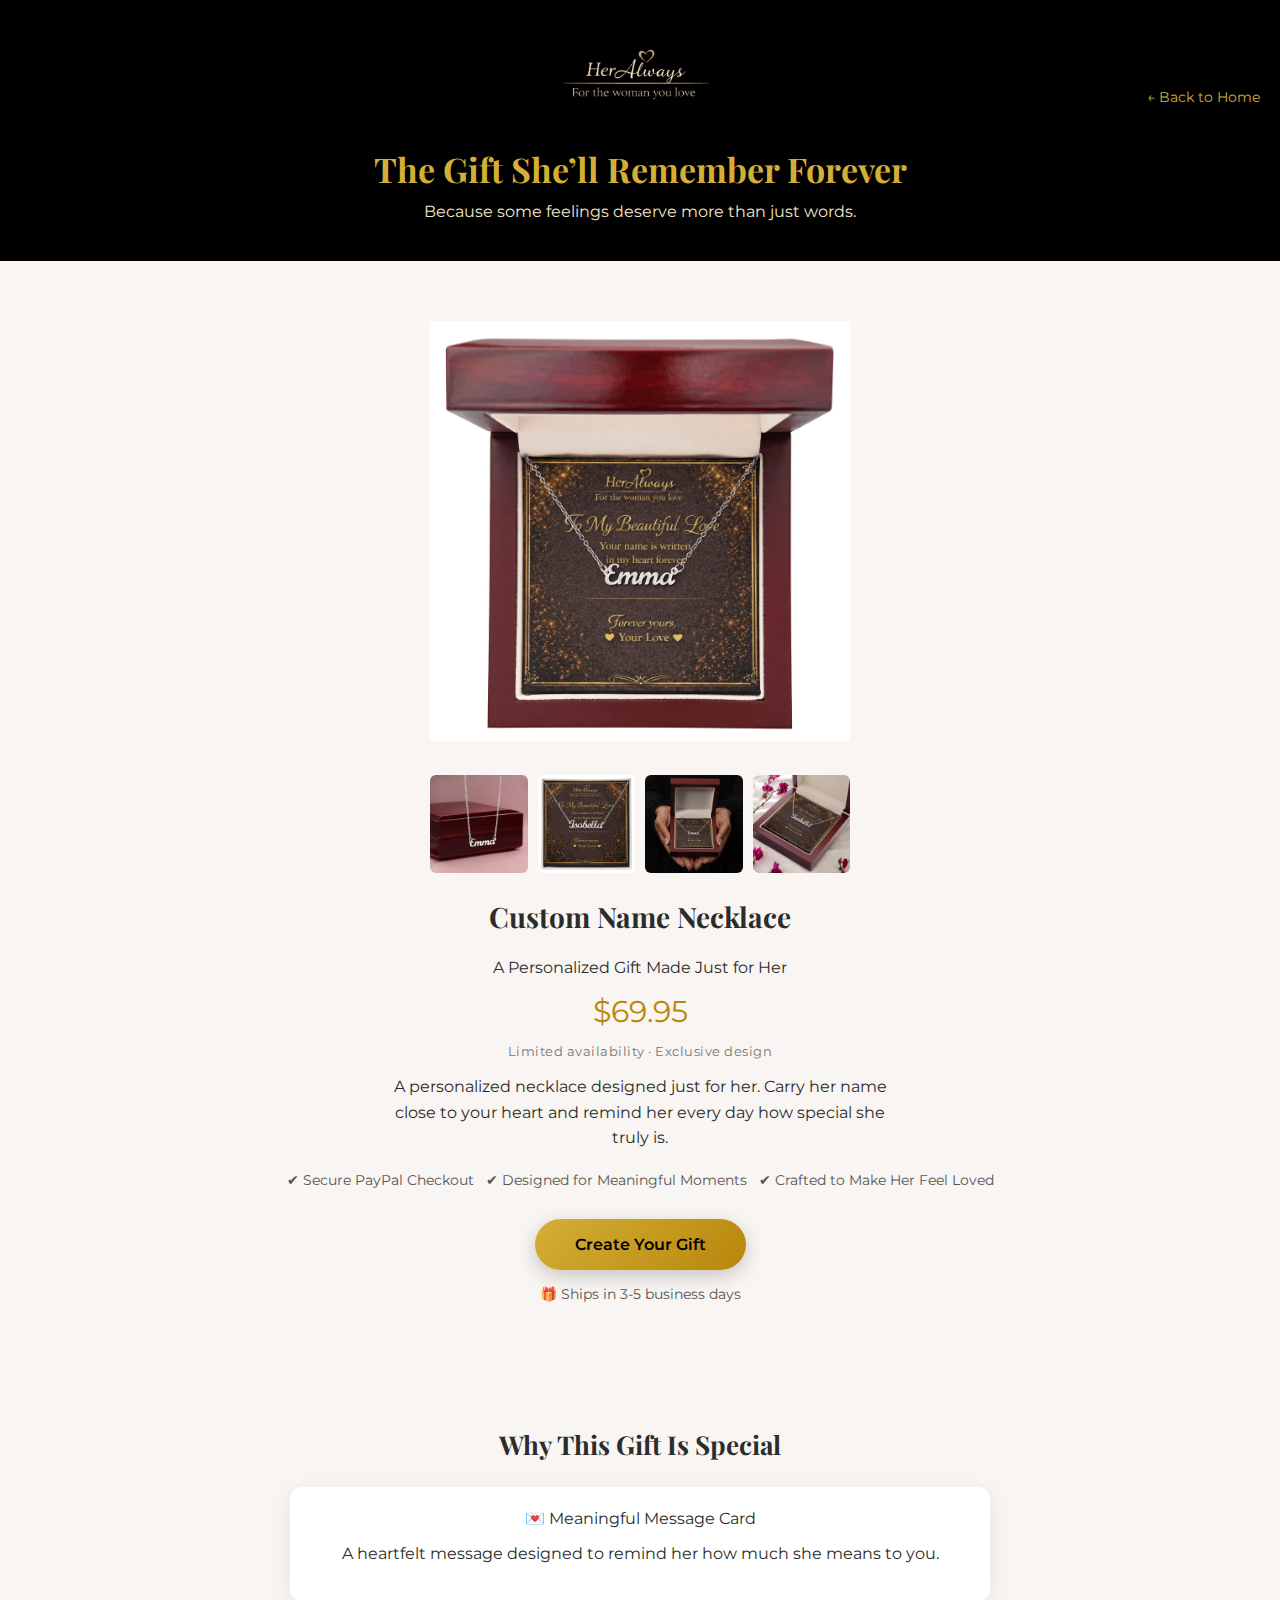
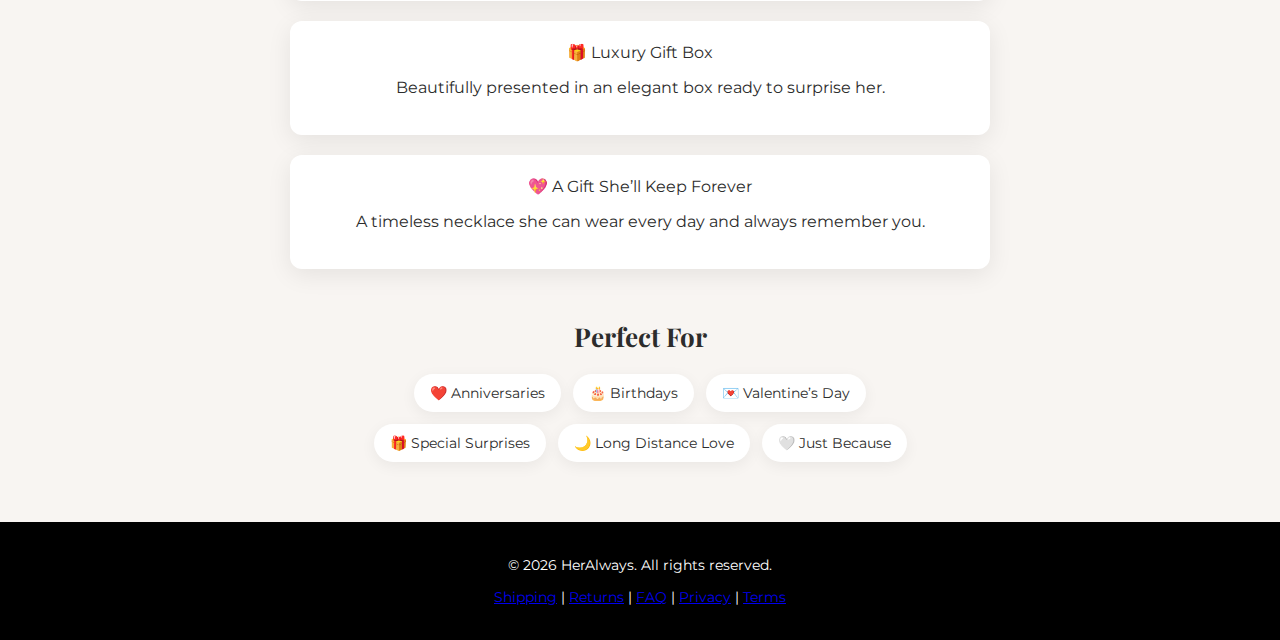
<file: custom-name-necklace.html>
<!DOCTYPE html>
<html lang="en">
<head>
  <meta charset="UTF-8" />
  <meta name="viewport" content="width=device-width, initial-scale=1.0">
  <title>Custom Name Necklace – Personalized Gift for Her | HerAlways</title>
  <link rel="icon" href="favicon.ico" type="image/x-icon">
  <link rel="stylesheet" href="style.css" />
  <link rel="preconnect" href="https://fonts.googleapis.com">
  <link rel="preconnect" href="https://fonts.gstatic.com" crossorigin>
  <link href="https://fonts.googleapis.com/css2?family=Playfair+Display:wght@500;700&family=Montserrat:wght@300;400;500&display=swap" rel="stylesheet">
  <meta name="description" content="A timeless personalized necklace gift for the woman you love. Perfect for anniversaries, Valentine's Day, and special moments.">
</head>
<body>

<header class="hero">

<div class="top-bar">
  <img src="images/logo.png" class="logo" alt="HerAlways Logo">
  <a href="index.html" class="back">← Back to Home</a>
</div>

<h1>The Gift She’ll Remember Forever</h1>
<p>Because some feelings deserve more than just words.</p>

</header>

<main>
<section class="product">
  <img src="images/custom_name_necklace/custom_name_necklace_box.webp" class="product-image" alt="Custom Name Necklace">

  <div class="product-gallery">

  <img src="images/custom_name_necklace/necklace.webp" alt="Custom Name Necklace close up">

  <img src="images/custom_name_necklace/message.webp" alt="Custom Name Necklace message card">

  <img src="images/custom_name_necklace/hand.webp" alt="Custom Name Necklace moment">

  <img src="images/custom_name_necklace/romantic.webp" alt="Custom Name Necklace romantic gift">

  </div>

  <h2>Custom Name Necklace</h2>
  <p class="subtitle">A Personalized Gift Made Just for Her</p>
  <p class="price">$69.95</p>
  <p class="urgency">Limited availability · Exclusive design</p>

  <p class="description">
    A personalized necklace designed just for her.  
    Carry her name close to your heart and remind her every day how special she truly is.
  </p>

  <div class="trust">
    <span>✔ Secure PayPal Checkout</span>
    <span>✔ Designed for Meaningful Moments</span>
    <span>✔ Crafted to Make Her Feel Loved</span>
  </div>

  <a href="https://tally.so/r/44kEvr" class="buy">Create Your Gift</a>
  <p class="shipping">
  🎁 Ships in 3-5 business days
  </p>

</section>

<section class="why-special">

<h3>Why This Gift Is Special</h3>

<div class="benefits">

<div class="benefit">
💌 Meaningful Message Card  
<p>A heartfelt message designed to remind her how much she means to you.</p>
</div>

<div class="benefit">
🎁 Luxury Gift Box  
<p>Beautifully presented in an elegant box ready to surprise her.</p>
</div>

<div class="benefit">
💖 A Gift She’ll Keep Forever  
<p>A timeless necklace she can wear every day and always remember you.</p>
</div>

</div>

</section>

<section class="perfect-for">

<h3>Perfect For</h3>

<div class="occasion-list">

<span>❤️ Anniversaries</span>
<span>🎂 Birthdays</span>
<span>💌 Valentine’s Day</span>
<span>🎁 Special Surprises</span>
<span>🌙 Long Distance Love</span>
<span>🤍 Just Because</span>

</div>

</section>

</main>

<footer>
  <p>© 2026 HerAlways. All rights reserved.</p>
  <p>
    <a href="shipping.html">Shipping</a> |
    <a href="returns.html">Returns</a> |
    <a href="faq.html">FAQ</a> |
    <a href="privacy.html">Privacy</a> |
    <a href="terms.html">Terms</a>
  </p>
</footer>


</body>
</html>
</file>
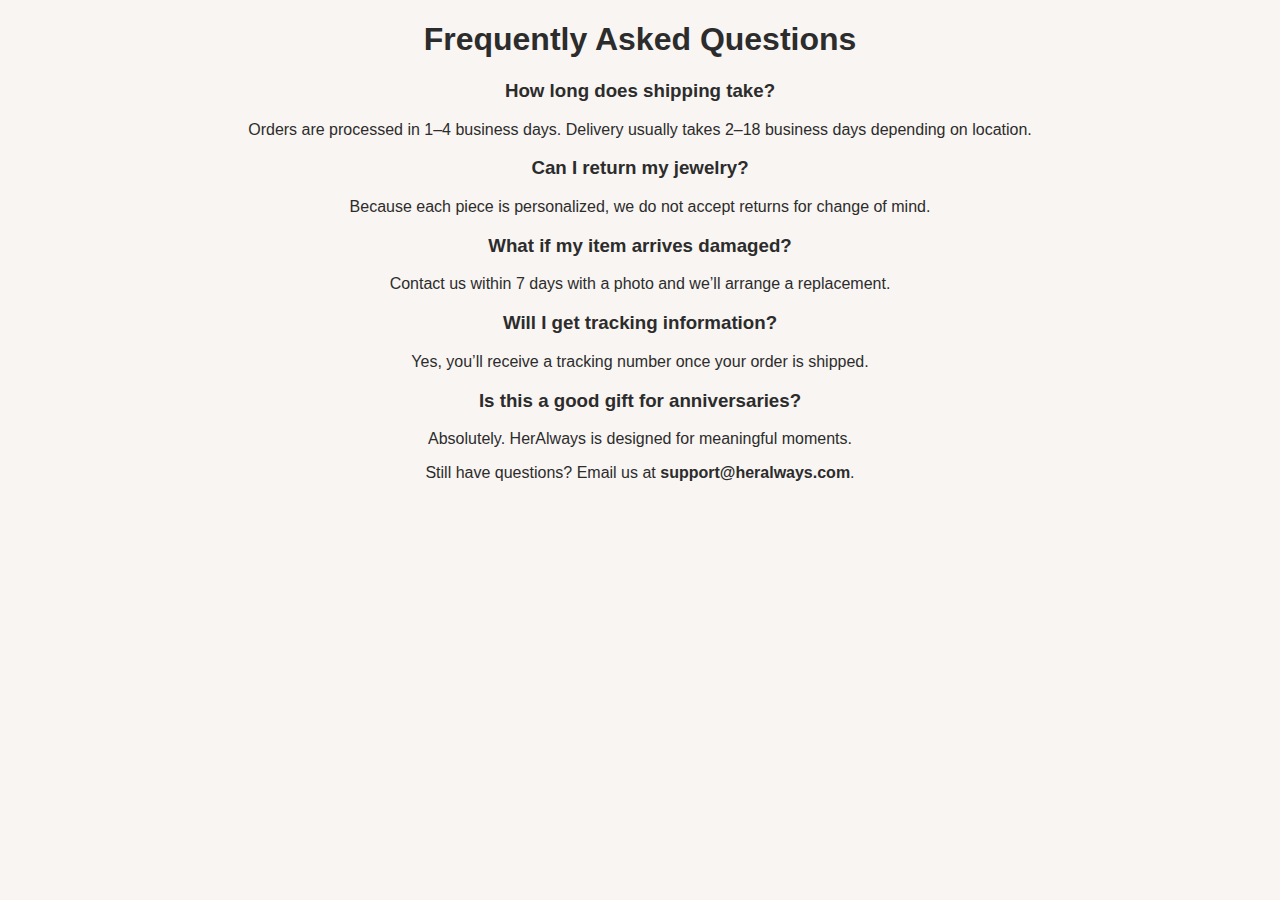
<file: faq.html>
<!DOCTYPE html>
<html lang="en">
<head>
  <meta charset="UTF-8">
  <title>FAQ | HerAlways</title>
  <link rel="stylesheet" href="style.css">
</head>
<body>

<section class="policy">
  <h1>Frequently Asked Questions</h1>

  <h3>How long does shipping take?</h3>
  <p>Orders are processed in 1–4 business days. Delivery usually takes 2–18 business days depending on location.</p>

  <h3>Can I return my jewelry?</h3>
  <p>Because each piece is personalized, we do not accept returns for change of mind.</p>

  <h3>What if my item arrives damaged?</h3>
  <p>Contact us within 7 days with a photo and we’ll arrange a replacement.</p>

  <h3>Will I get tracking information?</h3>
  <p>Yes, you’ll receive a tracking number once your order is shipped.</p>

  <h3>Is this a good gift for anniversaries?</h3>
  <p>Absolutely. HerAlways is designed for meaningful moments.</p>

  <p>Still have questions? Email us at <strong>support@heralways.com</strong>.</p>
</section>

</body>
</html>
</file>
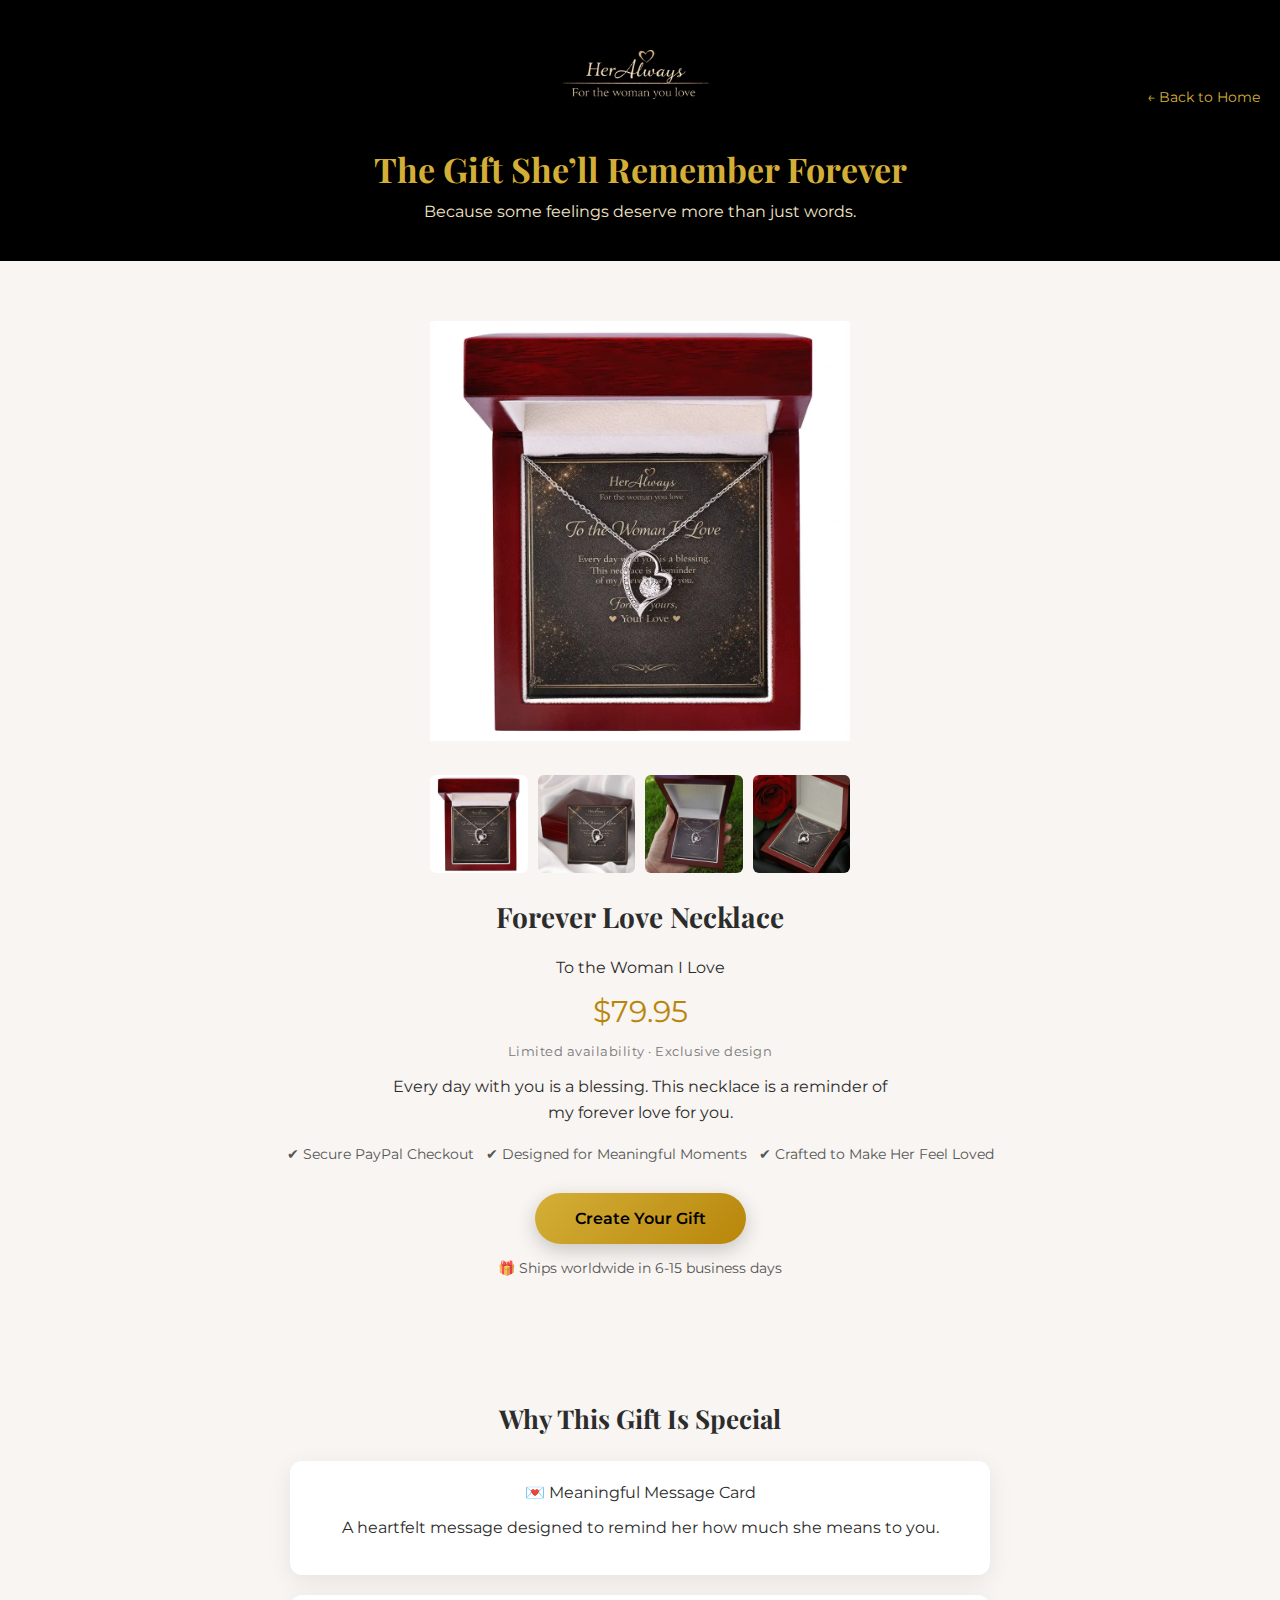
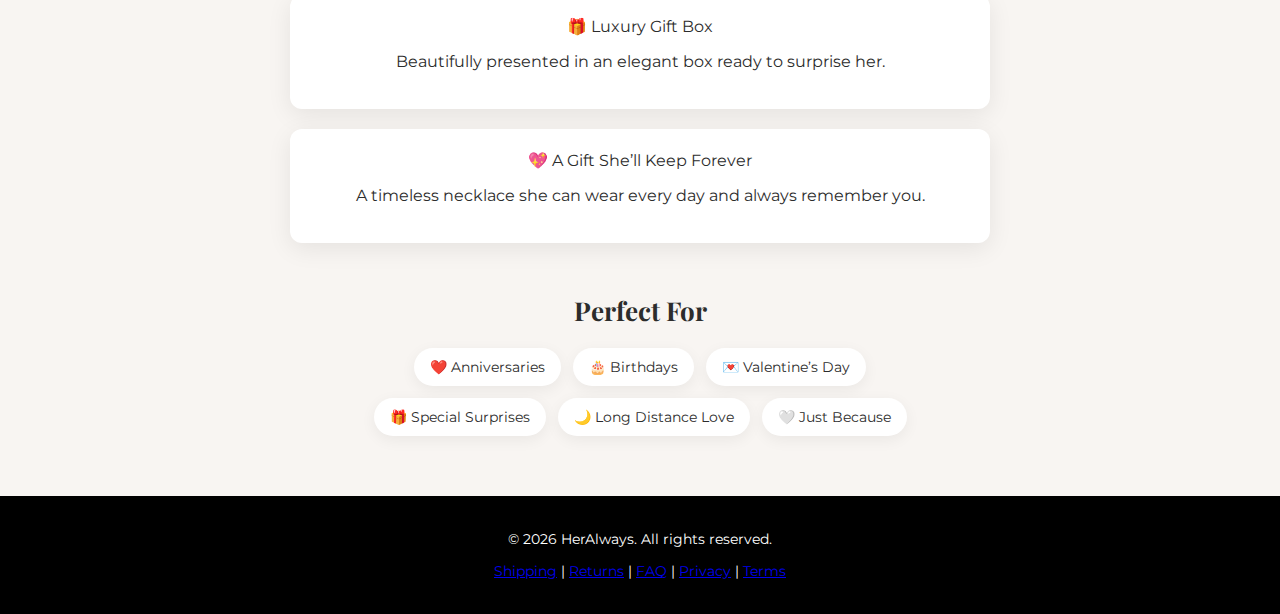
<file: forever-love-necklace.html>
<!DOCTYPE html>
<html lang="en">
<head>
  <meta charset="UTF-8" />
  <meta name="viewport" content="width=device-width, initial-scale=1.0">
  <title>Forever Love Necklace – A Gift She’ll Remember Forever | HerAlways</title>
  <link rel="canonical" href="https://heralways.com/forever-love-necklace.html">
  <link rel="icon" href="favicon.ico" type="image/x-icon">
  <link rel="stylesheet" href="style.css" />
  <link rel="preconnect" href="https://fonts.googleapis.com">
  <link rel="preconnect" href="https://fonts.gstatic.com" crossorigin>
  <link href="https://fonts.googleapis.com/css2?family=Playfair+Display:wght@500;700&family=Montserrat:wght@300;400;500&display=swap" rel="stylesheet">
  <meta name="description" content="A timeless personalized necklace gift for the woman you love. Perfect for anniversaries, Valentine's Day, and special moments.">
</head>
<body>

<header class="hero">

<div class="top-bar">
  <img src="images/logo.png" class="logo" alt="HerAlways Logo">
  <a href="/" class="back">← Back to Home</a>
</div>

<h1>The Gift She’ll Remember Forever</h1>
<p>Because some feelings deserve more than just words.</p>

</header>

<main>
<section class="product">
  <img src="images/hero.webp" class="product-image" alt="Forever Love Necklace">

  <div class="product-gallery">

  <img src="images/hero.webp" alt="Forever Love Necklace box">

  <img src="images/message.webp" alt="Forever Love Necklace message card">

  <img src="images/hand.webp" alt="Forever Love Necklace gift moment">

  <img src="images/rose.webp" alt="Forever Love Necklace romantic gift">

  </div>

  <h2>Forever Love Necklace</h2>
  <p class="subtitle">To the Woman I Love</p>
  <p class="price">$79.95</p>
  <p class="urgency">Limited availability · Exclusive design</p>

  <p class="description">
    Every day with you is a blessing.  
    This necklace is a reminder of my forever love for you.
  </p>

  <div class="trust">
    <span>✔ Secure PayPal Checkout</span>
    <span>✔ Designed for Meaningful Moments</span>
    <span>✔ Crafted to Make Her Feel Loved</span>
  </div>

  <a href="https://tally.so/r/rjOVGl" class="buy">Create Your Gift</a>
  <p class="shipping">
  🎁 Ships worldwide in 6-15 business days
  </p>

</section>

<section class="why-special">

<h3>Why This Gift Is Special</h3>

<div class="benefits">

<div class="benefit">
💌 Meaningful Message Card  
<p>A heartfelt message designed to remind her how much she means to you.</p>
</div>

<div class="benefit">
🎁 Luxury Gift Box  
<p>Beautifully presented in an elegant box ready to surprise her.</p>
</div>

<div class="benefit">
💖 A Gift She’ll Keep Forever  
<p>A timeless necklace she can wear every day and always remember you.</p>
</div>

</div>

</section>

<section class="perfect-for">

<h3>Perfect For</h3>

<div class="occasion-list">

<span>❤️ Anniversaries</span>
<span>🎂 Birthdays</span>
<span>💌 Valentine’s Day</span>
<span>🎁 Special Surprises</span>
<span>🌙 Long Distance Love</span>
<span>🤍 Just Because</span>

</div>

</section>

</main>

<footer>
  <p>© 2026 HerAlways. All rights reserved.</p>
  <p>
    <a href="shipping.html">Shipping</a> |
    <a href="returns.html">Returns</a> |
    <a href="faq.html">FAQ</a> |
    <a href="privacy.html">Privacy</a> |
    <a href="terms.html">Terms</a>
  </p>
</footer>


</body>
</html>
</file>
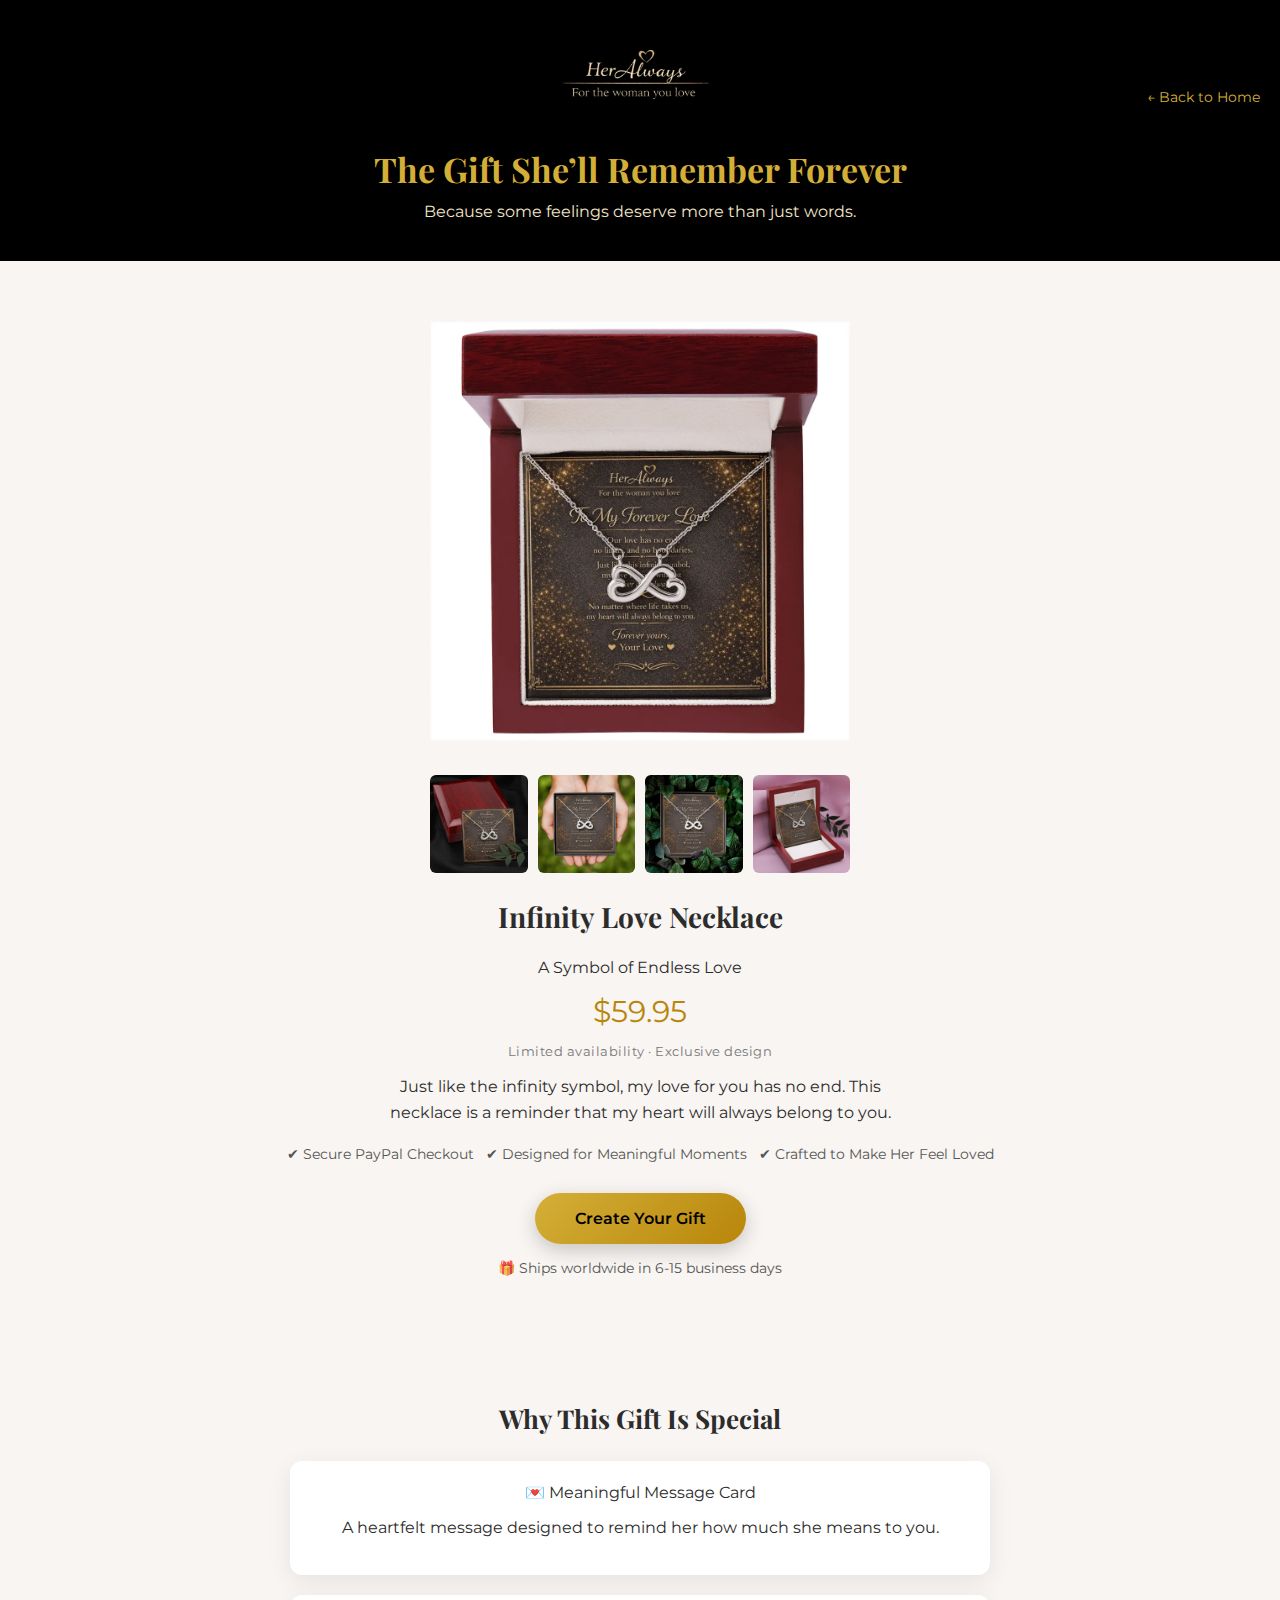
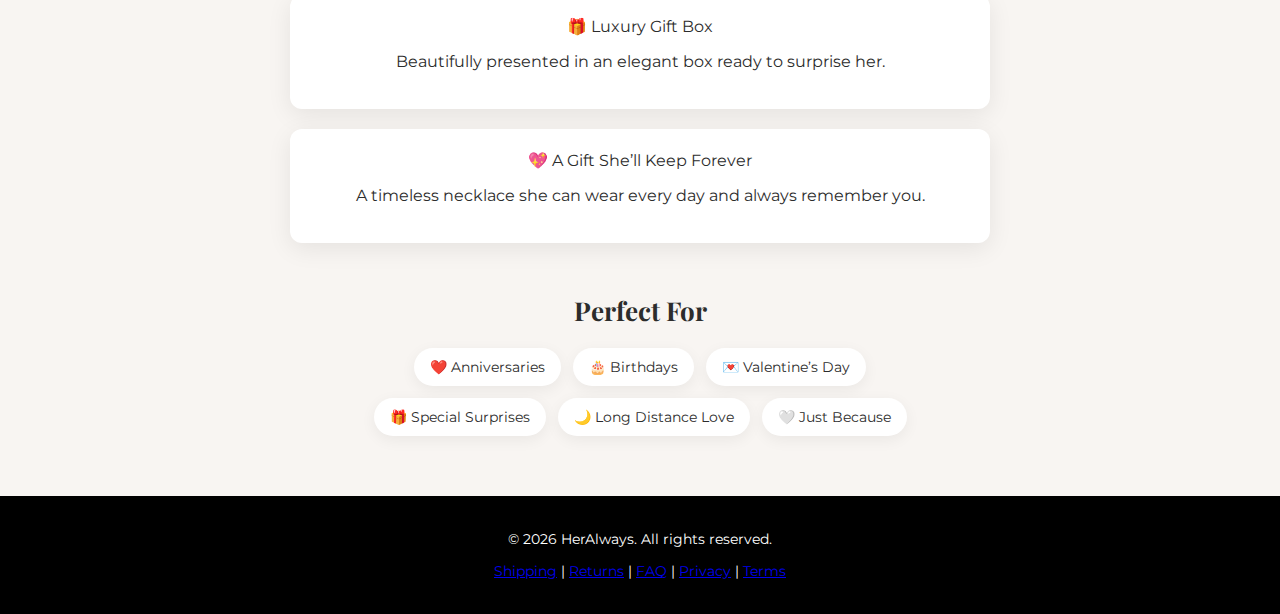
<file: infinity-love-necklace.html>
<!DOCTYPE html>
<html lang="en">
<head>
  <meta charset="UTF-8" />
  <meta name="viewport" content="width=device-width, initial-scale=1.0">
  <title>Infinity Love Necklace – Endless Love Gift | HerAlways</title>
  <link rel="canonical" href="https://heralways.com/infinity-love-necklace.html">
  <link rel="icon" href="favicon.ico" type="image/x-icon">
  <link rel="stylesheet" href="style.css" />
  <link rel="preconnect" href="https://fonts.googleapis.com">
  <link rel="preconnect" href="https://fonts.gstatic.com" crossorigin>
  <link href="https://fonts.googleapis.com/css2?family=Playfair+Display:wght@500;700&family=Montserrat:wght@300;400;500&display=swap" rel="stylesheet">
  <meta name="description" content="A timeless personalized necklace gift for the woman you love. Perfect for anniversaries, Valentine's Day, and special moments.">
</head>
<body>

<header class="hero">

<div class="top-bar">
  <img src="images/logo.png" class="logo" alt="HerAlways Logo">
  <a href="/" class="back">← Back to Home</a>
</div>

<h1>The Gift She’ll Remember Forever</h1>
<p>Because some feelings deserve more than just words.</p>

</header>

<main>
<section class="product">
  <img src="images/Infinity_love_necklace/Infinity_love_necklace_main.webp" class="product-image" alt="Infinity Love Necklace">

  <div class="product-gallery">

  <img src="images/Infinity_love_necklace/message.webp" alt="Infinity Love Necklace message card">

  <img src="images/Infinity_love_necklace/hand.webp" alt="Holding Infinity Love Necklace">

  <img src="images/Infinity_love_necklace/outside.webp" alt="Infinity Love Necklace gift moment">

  <img src="images/Infinity_love_necklace/romantic.webp" alt="Infinity Love Necklace romantic gift">

  </div>

  <h2>Infinity Love Necklace</h2>
  <p class="subtitle">A Symbol of Endless Love</p>
  <p class="price">$59.95</p>
  <p class="urgency">Limited availability · Exclusive design</p>

  <p class="description">
    Just like the infinity symbol, my love for you has no end.  
    This necklace is a reminder that my heart will always belong to you.
  </p>

  <div class="trust">
    <span>✔ Secure PayPal Checkout</span>
    <span>✔ Designed for Meaningful Moments</span>
    <span>✔ Crafted to Make Her Feel Loved</span>
  </div>

  <a href="https://tally.so/r/Ek1Aeq" class="buy">Create Your Gift</a>
  <p class="shipping">
  🎁 Ships worldwide in 6-15 business days
  </p>

</section>

<section class="why-special">

<h3>Why This Gift Is Special</h3>

<div class="benefits">

<div class="benefit">
💌 Meaningful Message Card  
<p>A heartfelt message designed to remind her how much she means to you.</p>
</div>

<div class="benefit">
🎁 Luxury Gift Box  
<p>Beautifully presented in an elegant box ready to surprise her.</p>
</div>

<div class="benefit">
💖 A Gift She’ll Keep Forever  
<p>A timeless necklace she can wear every day and always remember you.</p>
</div>

</div>

</section>

<section class="perfect-for">

<h3>Perfect For</h3>

<div class="occasion-list">

<span>❤️ Anniversaries</span>
<span>🎂 Birthdays</span>
<span>💌 Valentine’s Day</span>
<span>🎁 Special Surprises</span>
<span>🌙 Long Distance Love</span>
<span>🤍 Just Because</span>

</div>

</section>

</main>

<footer>
  <p>© 2026 HerAlways. All rights reserved.</p>
  <p>
    <a href="shipping.html">Shipping</a> |
    <a href="returns.html">Returns</a> |
    <a href="faq.html">FAQ</a> |
    <a href="privacy.html">Privacy</a> |
    <a href="terms.html">Terms</a>
  </p>
</footer>


</body>
</html>
</file>
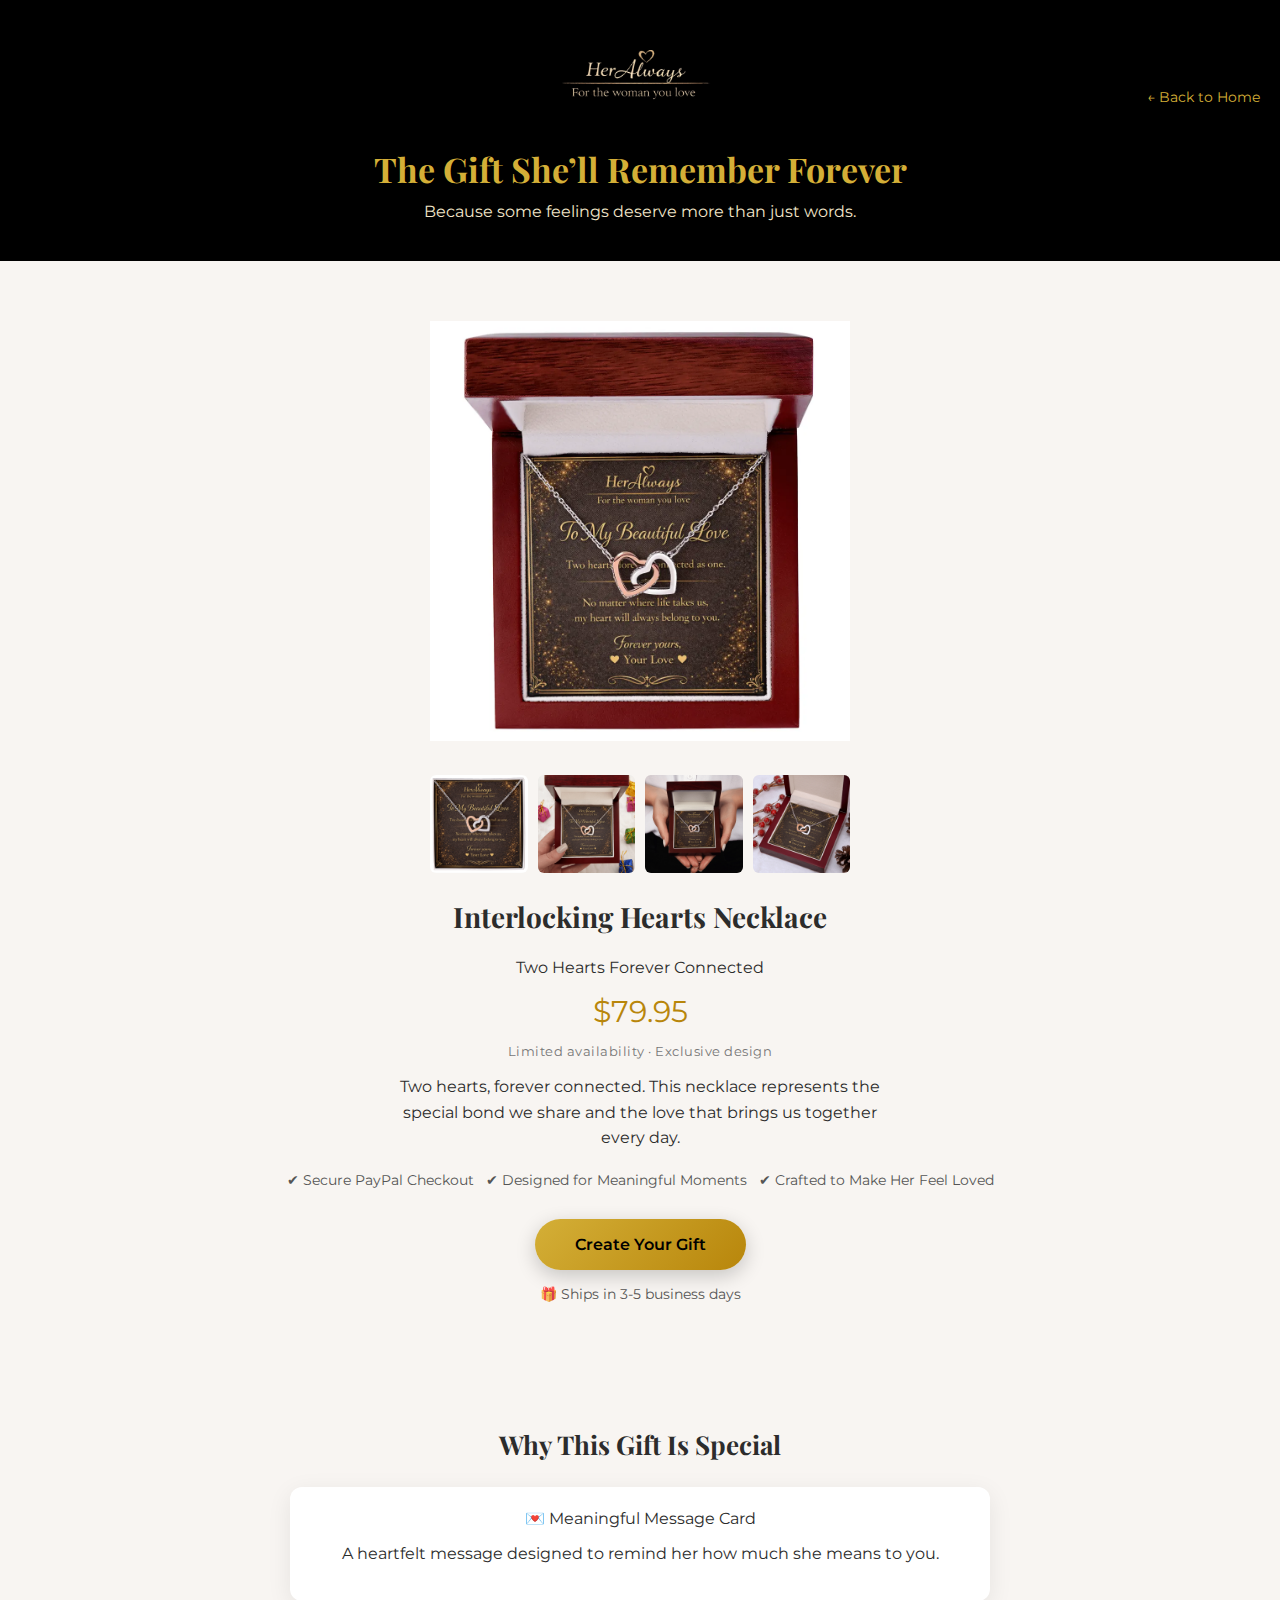
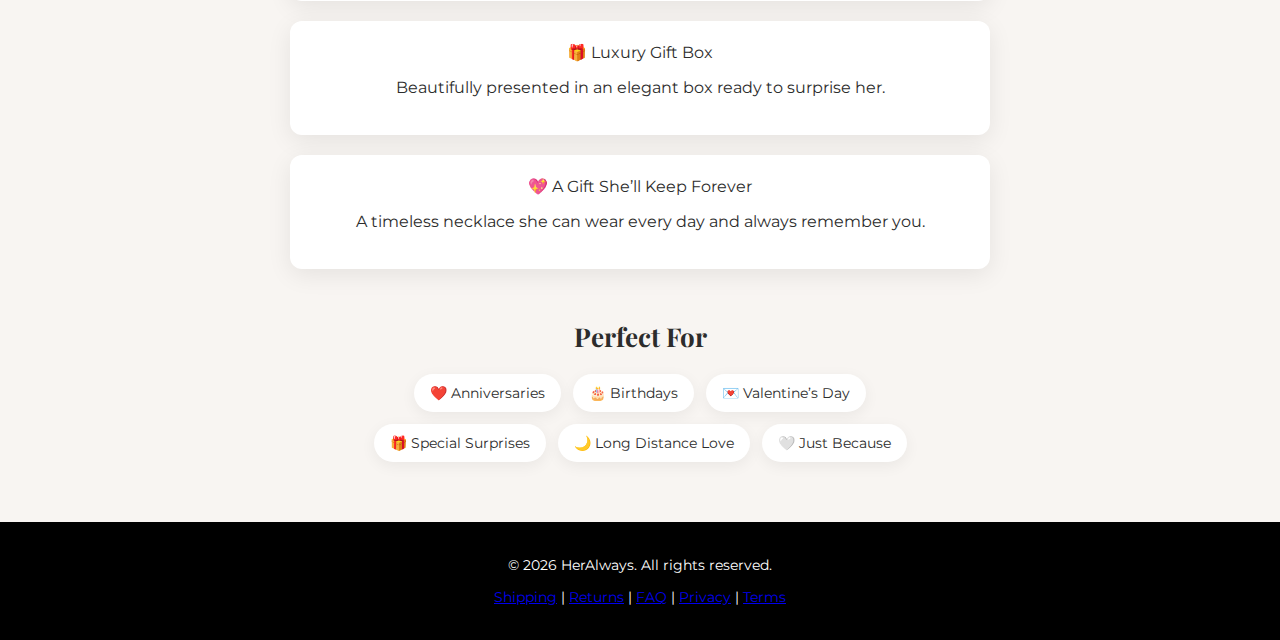
<file: interlocking-hearts-necklace.html>
<!DOCTYPE html>
<html lang="en">
<head>
  <meta charset="UTF-8" />
  <meta name="viewport" content="width=device-width, initial-scale=1.0">
  <title>Interlocking Hearts Necklace – Two Hearts Forever Connected | HerAlways</title>
  <link rel="icon" href="favicon.ico" type="image/x-icon">
  <link rel="stylesheet" href="style.css" />
  <link rel="preconnect" href="https://fonts.googleapis.com">
  <link rel="preconnect" href="https://fonts.gstatic.com" crossorigin>
  <link href="https://fonts.googleapis.com/css2?family=Playfair+Display:wght@500;700&family=Montserrat:wght@300;400;500&display=swap" rel="stylesheet">
  <meta name="description" content="A timeless personalized necklace gift for the woman you love. Perfect for anniversaries, Valentine's Day, and special moments.">
</head>
<body>

<header class="hero">

<div class="top-bar">
  <img src="images/logo.png" class="logo" alt="HerAlways Logo">
  <a href="index.html" class="back">← Back to Home</a>
</div>

<h1>The Gift She’ll Remember Forever</h1>
<p>Because some feelings deserve more than just words.</p>

</header>

<main>
<section class="product">
  <img src="images/interlocking_hearts/interlocking_hearts_box.webp" class="product-image" alt="Interlocking Hearts Necklace">

  <div class="product-gallery">

  <img src="images/interlocking_hearts/message.webp" alt="Interlocking Hearts Necklace box">

  <img src="images/interlocking_hearts/gift.webp" alt="Interlocking Hearts Necklace message card">

  <img src="images/interlocking_hearts/hand.webp" alt="Interlocking Hearts Necklace gift moment">

  <img src="images/interlocking_hearts/romantic.webp" alt="Interlocking Hearts Necklace romantic gift">

  </div>

  <h2>Interlocking Hearts Necklace</h2>
  <p class="subtitle">Two Hearts Forever Connected</p>
  <p class="price">$79.95</p>
  <p class="urgency">Limited availability · Exclusive design</p>

  <p class="description">
    Two hearts, forever connected.  
    This necklace represents the special bond we share and the love that brings us together every day.
  </p>

  <div class="trust">
    <span>✔ Secure PayPal Checkout</span>
    <span>✔ Designed for Meaningful Moments</span>
    <span>✔ Crafted to Make Her Feel Loved</span>
  </div>

  <a href="https://tally.so/r/9q1xP1" class="buy">Create Your Gift</a>
  <p class="shipping">
  🎁 Ships in 3-5 business days
  </p>

</section>

<section class="why-special">

<h3>Why This Gift Is Special</h3>

<div class="benefits">

<div class="benefit">
💌 Meaningful Message Card  
<p>A heartfelt message designed to remind her how much she means to you.</p>
</div>

<div class="benefit">
🎁 Luxury Gift Box  
<p>Beautifully presented in an elegant box ready to surprise her.</p>
</div>

<div class="benefit">
💖 A Gift She’ll Keep Forever  
<p>A timeless necklace she can wear every day and always remember you.</p>
</div>

</div>

</section>
<section class="perfect-for">

<h3>Perfect For</h3>

<div class="occasion-list">

<span>❤️ Anniversaries</span>
<span>🎂 Birthdays</span>
<span>💌 Valentine’s Day</span>
<span>🎁 Special Surprises</span>
<span>🌙 Long Distance Love</span>
<span>🤍 Just Because</span>

</div>

</section>

</main>

<footer>
  <p>© 2026 HerAlways. All rights reserved.</p>
  <p>
    <a href="shipping.html">Shipping</a> |
    <a href="returns.html">Returns</a> |
    <a href="faq.html">FAQ</a> |
    <a href="privacy.html">Privacy</a> |
    <a href="terms.html">Terms</a>
  </p>
</footer>


</body>
</html>
</file>
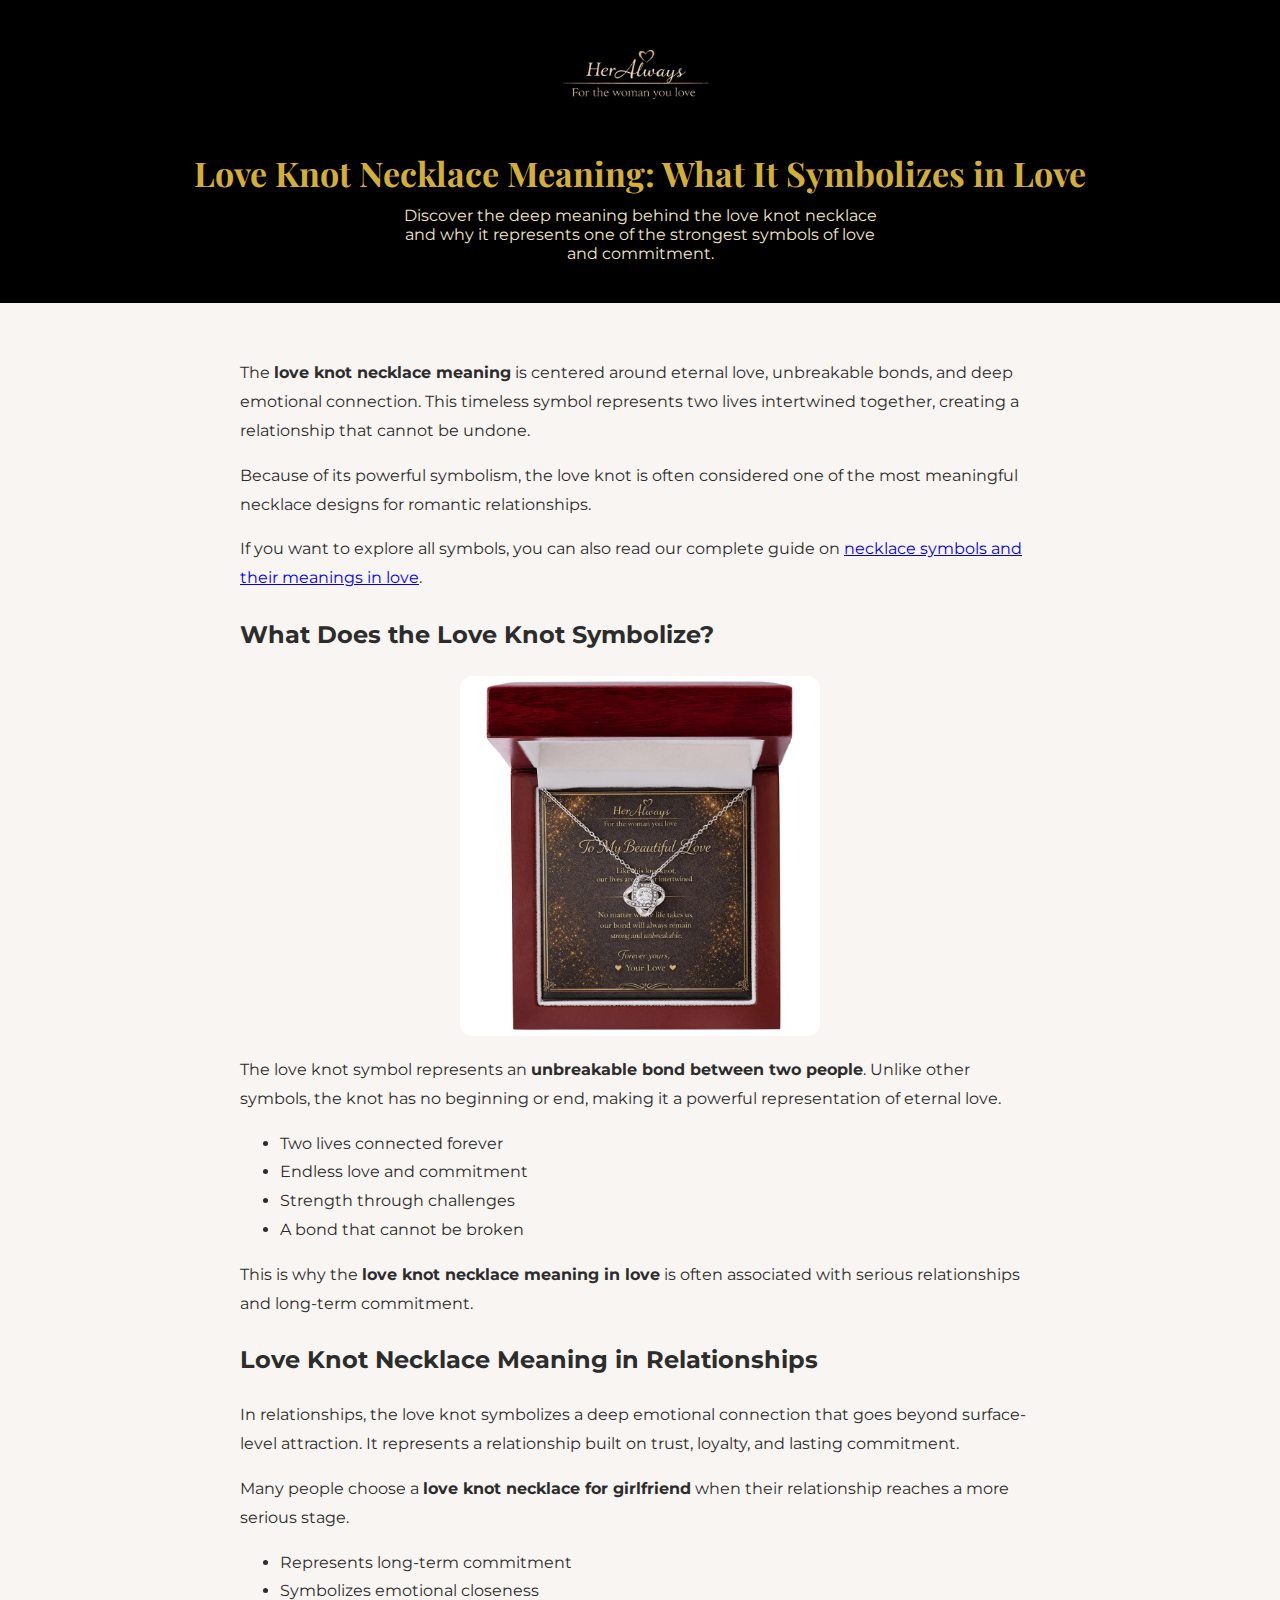
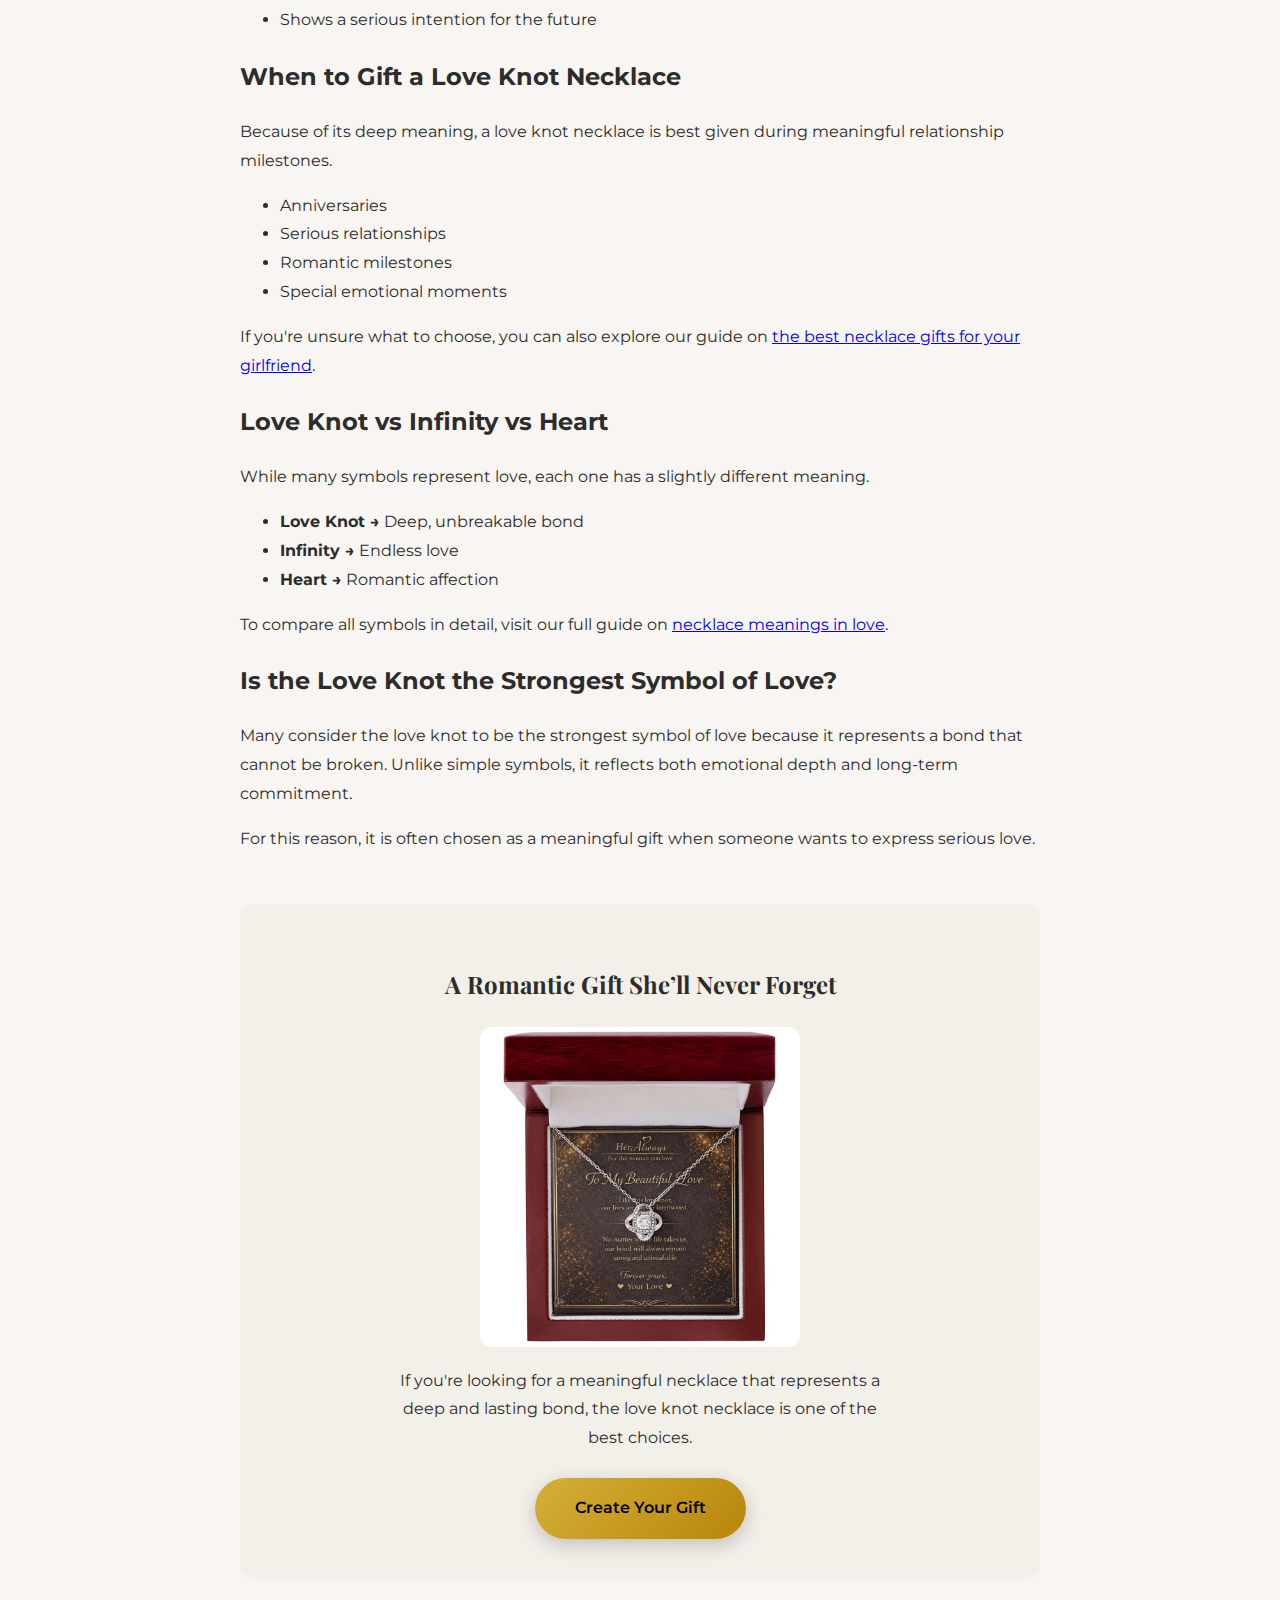
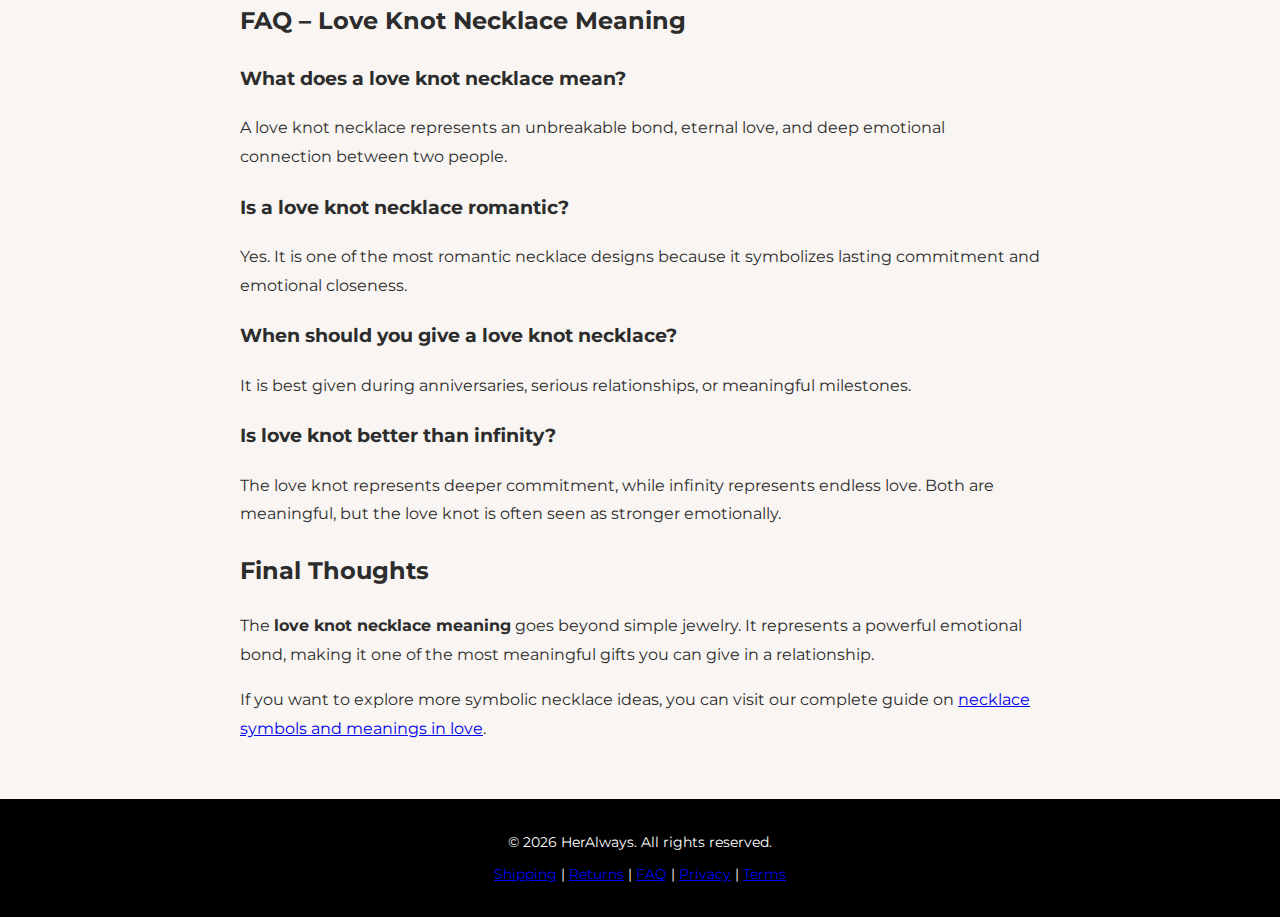
<file: love-knot-necklace-meaning.html>
<!DOCTYPE html>
<html lang="en">

<head>

<meta charset="UTF-8">
<meta name="viewport" content="width=device-width, initial-scale=1.0">

<title>Love Knot Necklace Meaning: What It Symbolizes in Love & Relationships</title>

<meta name="description" content="Discover the true love knot necklace meaning in relationships. Learn what the love knot symbolizes, when to gift it, and why it's one of the strongest symbols of love.">

<link rel="canonical" href="https://heralways.com/love-knot-necklace-meaning.html">

<link rel="icon" href="favicon.ico" type="image/x-icon">
<link rel="stylesheet" href="style.css">

<link rel="preconnect" href="https://fonts.googleapis.com">
<link rel="preconnect" href="https://fonts.gstatic.com" crossorigin>

<link href="https://fonts.googleapis.com/css2?family=Playfair+Display:wght@500;700&family=Montserrat:wght@300;400;500&display=swap" rel="stylesheet">

</head>

<body>

<header class="hero">

<img src="images/logo.png" class="logo" alt="HerAlways Logo">

<h1>Love Knot Necklace Meaning: What It Symbolizes in Love</h1>

<p>
Discover the deep meaning behind the love knot necklace and why it represents one of the strongest symbols of love and commitment.
</p>

</header>


<main style="max-width:800px;margin:auto;padding:40px 20px;text-align:left;line-height:1.8;font-size:16px;">

<p>
The <strong>love knot necklace meaning</strong> is centered around eternal love, unbreakable bonds, and deep emotional connection. This timeless symbol represents two lives intertwined together, creating a relationship that cannot be undone.
</p>

<p>
Because of its powerful symbolism, the love knot is often considered one of the most meaningful necklace designs for romantic relationships.
</p>

<p>
If you want to explore all symbols, you can also read our complete guide on 
<a href="necklace-symbols-and-their-meanings-in-love.html">necklace symbols and their meanings in love</a>.
</p>


<h2>What Does the Love Knot Symbolize?</h2>

<img src="images/love_knot_necklace/love_knot_box.webp" alt="love knot necklace meaning symbol of eternal love" style="max-width:360px;width:100%;margin:20px auto;display:block;border-radius:12px;">

<p>
The love knot symbol represents an <strong>unbreakable bond between two people</strong>. Unlike other symbols, the knot has no beginning or end, making it a powerful representation of eternal love.
</p>

<ul>
<li>Two lives connected forever</li>
<li>Endless love and commitment</li>
<li>Strength through challenges</li>
<li>A bond that cannot be broken</li>
</ul>

<p>
This is why the <strong>love knot necklace meaning in love</strong> is often associated with serious relationships and long-term commitment.
</p>


<h2>Love Knot Necklace Meaning in Relationships</h2>

<p>
In relationships, the love knot symbolizes a deep emotional connection that goes beyond surface-level attraction. It represents a relationship built on trust, loyalty, and lasting commitment.
</p>

<p>
Many people choose a <strong>love knot necklace for girlfriend</strong> when their relationship reaches a more serious stage.
</p>

<ul>
<li>Represents long-term commitment</li>
<li>Symbolizes emotional closeness</li>
<li>Shows a serious intention for the future</li>
</ul>


<h2>When to Gift a Love Knot Necklace</h2>

<p>
Because of its deep meaning, a love knot necklace is best given during meaningful relationship milestones.
</p>

<ul>
<li>Anniversaries</li>
<li>Serious relationships</li>
<li>Romantic milestones</li>
<li>Special emotional moments</li>
</ul>

<p>
If you're unsure what to choose, you can also explore our guide on 
<a href="best-necklace-gifts-for-girlfriend.html">the best necklace gifts for your girlfriend</a>.
</p>


<h2>Love Knot vs Infinity vs Heart</h2>

<p>
While many symbols represent love, each one has a slightly different meaning.
</p>

<ul>
<li><strong>Love Knot →</strong> Deep, unbreakable bond</li>
<li><strong>Infinity →</strong> Endless love</li>
<li><strong>Heart →</strong> Romantic affection</li>
</ul>

<p>
To compare all symbols in detail, visit our full guide on 
<a href="necklace-symbols-and-their-meanings-in-love.html">necklace meanings in love</a>.
</p>


<h2>Is the Love Knot the Strongest Symbol of Love?</h2>

<p>
Many consider the love knot to be the strongest symbol of love because it represents a bond that cannot be broken. Unlike simple symbols, it reflects both emotional depth and long-term commitment.
</p>

<p>
For this reason, it is often chosen as a meaningful gift when someone wants to express serious love.
</p>


<section style="margin-top:50px;text-align:center;background:#f3efe9;padding:40px;border-radius:14px;">

<h2 style="font-family:'Playfair Display', serif;">A Romantic Gift She’ll Never Forget</h2>

<img src="images/love_knot_necklace/love_knot_box.webp" style="max-width:320px;width:100%;border-radius:12px;margin:20px auto;display:block;" alt="romantic love knot necklace gift">

<p style="max-width:500px;margin:auto;">
If you're looking for a meaningful necklace that represents a deep and lasting bond, the love knot necklace is one of the best choices.
</p>

<div style="margin-top:25px;">
<a href="love-knot-necklace.html" class="buy">Create Your Gift</a>
</div>

</section>


<h2>FAQ – Love Knot Necklace Meaning</h2>

<h3>What does a love knot necklace mean?</h3>
<p>
A love knot necklace represents an unbreakable bond, eternal love, and deep emotional connection between two people.
</p>

<h3>Is a love knot necklace romantic?</h3>
<p>
Yes. It is one of the most romantic necklace designs because it symbolizes lasting commitment and emotional closeness.
</p>

<h3>When should you give a love knot necklace?</h3>
<p>
It is best given during anniversaries, serious relationships, or meaningful milestones.
</p>

<h3>Is love knot better than infinity?</h3>
<p>
The love knot represents deeper commitment, while infinity represents endless love. Both are meaningful, but the love knot is often seen as stronger emotionally.
</p>


<h2>Final Thoughts</h2>

<p>
The <strong>love knot necklace meaning</strong> goes beyond simple jewelry. It represents a powerful emotional bond, making it one of the most meaningful gifts you can give in a relationship.
</p>

<p>
If you want to explore more symbolic necklace ideas, you can visit our complete guide on 
<a href="necklace-symbols-and-their-meanings-in-love.html">necklace symbols and meanings in love</a>.
</p>

</main>


<footer>

<p>© 2026 HerAlways. All rights reserved.</p>

<p>
<a href="shipping.html">Shipping</a> |
<a href="returns.html">Returns</a> |
<a href="faq.html">FAQ</a> |
<a href="privacy.html">Privacy</a> |
<a href="terms.html">Terms</a>
</p>

</footer>

</body>
</html>
</file>
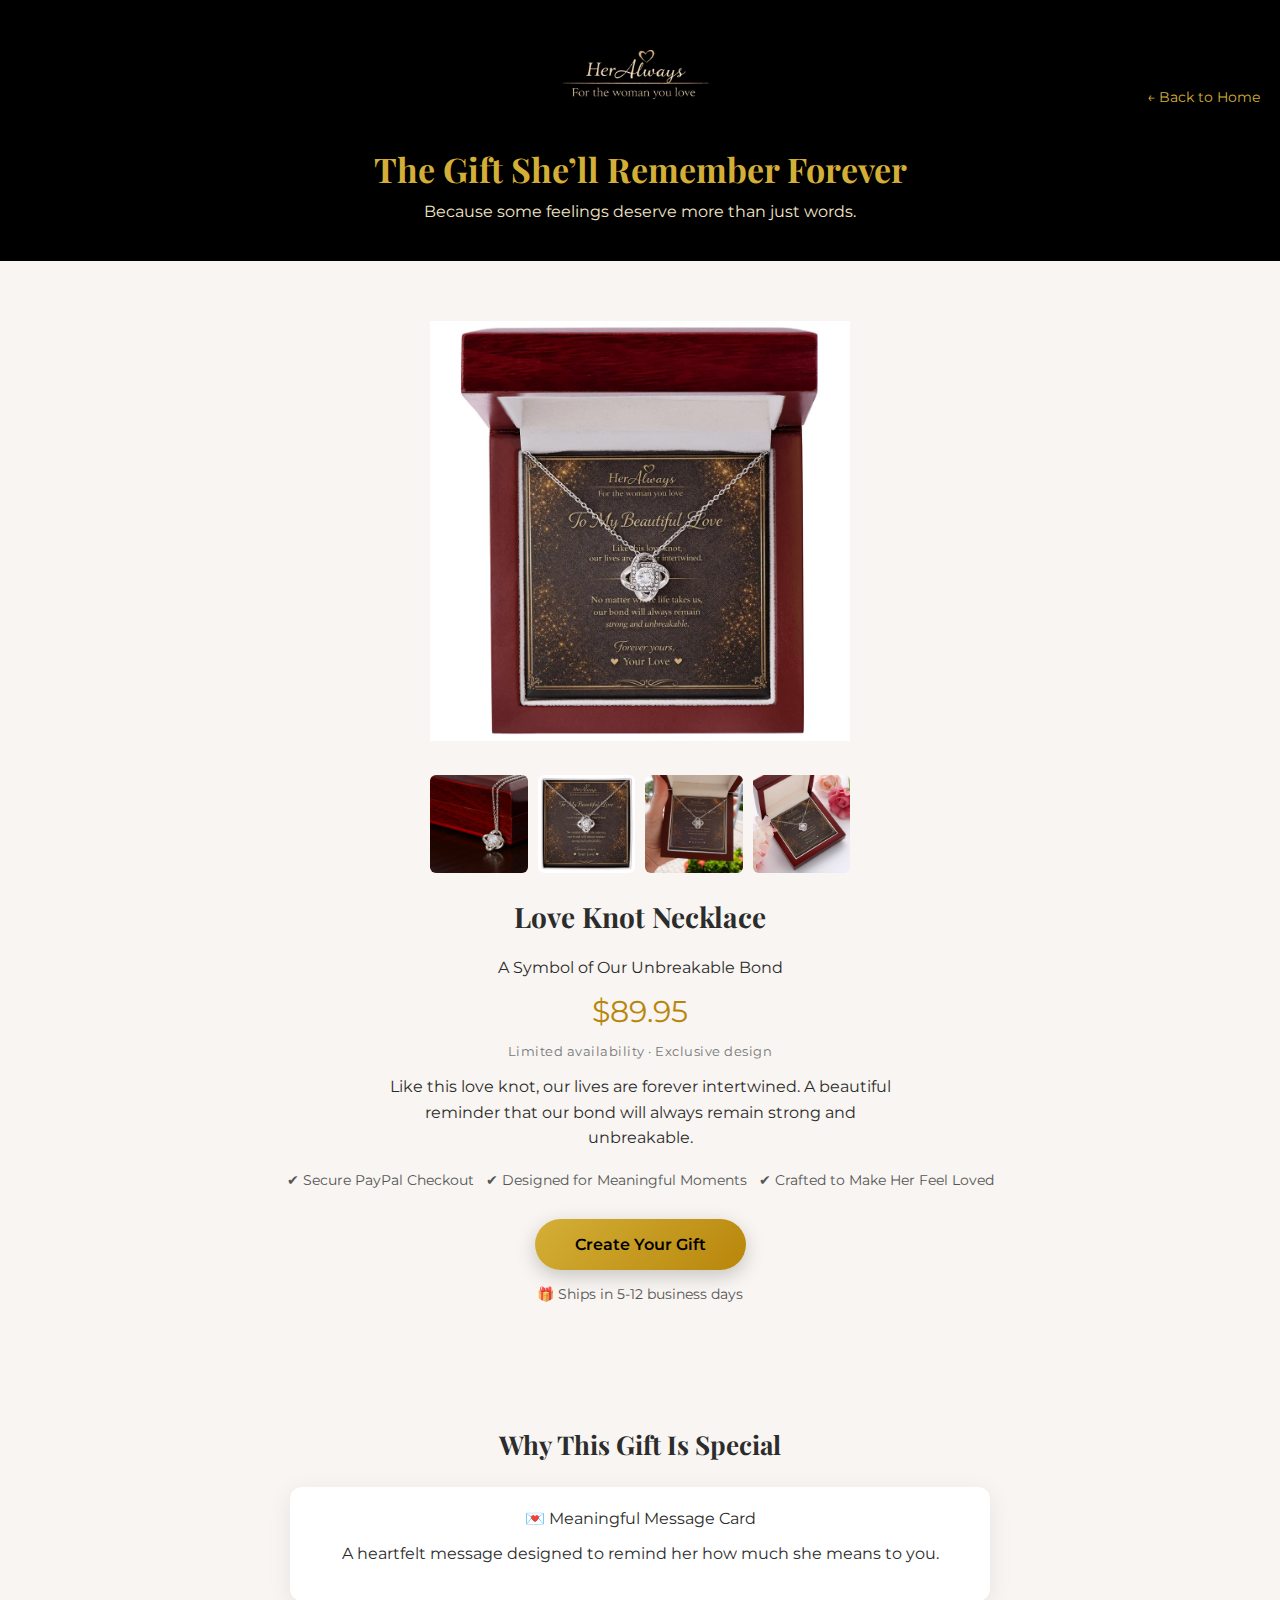
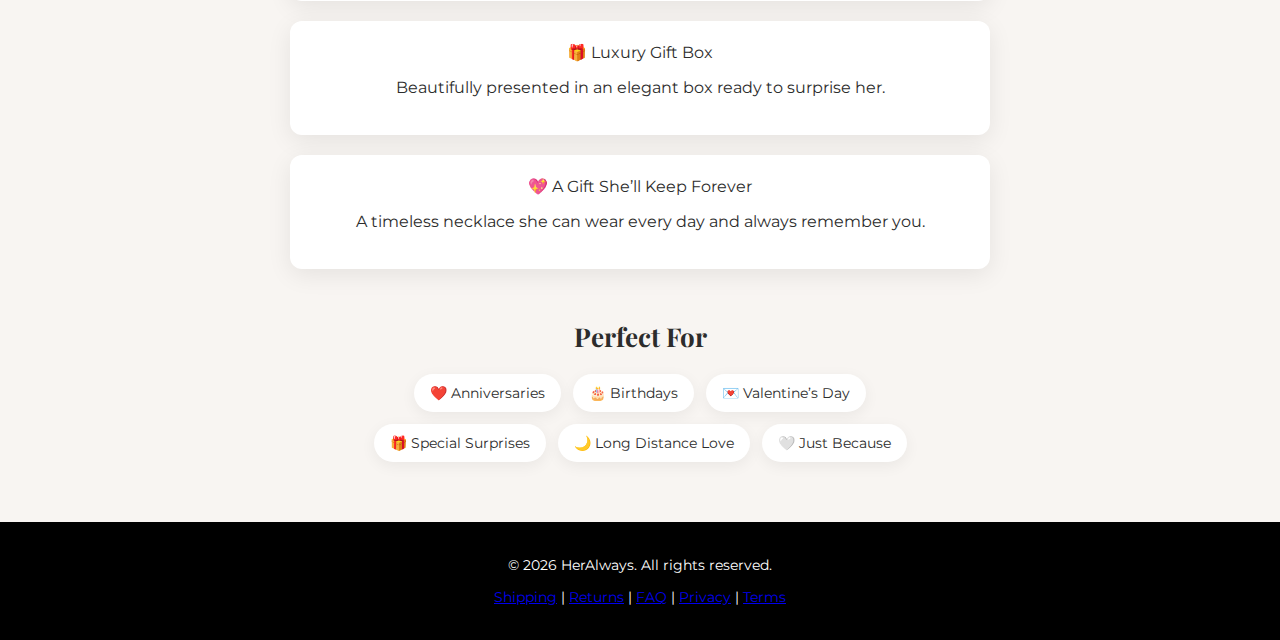
<file: love-knot-necklace.html>
<!DOCTYPE html>
<html lang="en">
<head>
  <meta charset="UTF-8" />
  <meta name="viewport" content="width=device-width, initial-scale=1.0">
  <title>Love Knot Necklace – Symbol of Unbreakable Love | HerAlways</title>
  <link rel="canonical" href="https://heralways.com/love-knot-necklace.html">
  <link rel="icon" href="favicon.ico" type="image/x-icon">
  <link rel="stylesheet" href="style.css" />
  <link rel="preconnect" href="https://fonts.googleapis.com">
  <link rel="preconnect" href="https://fonts.gstatic.com" crossorigin>
  <link href="https://fonts.googleapis.com/css2?family=Playfair+Display:wght@500;700&family=Montserrat:wght@300;400;500&display=swap" rel="stylesheet">
  <meta name="description" content="A timeless personalized necklace gift for the woman you love. Perfect for anniversaries, Valentine's Day, and special moments.">
</head>
<body>

<header class="hero">

<div class="top-bar">
  <img src="images/logo.png" class="logo" alt="HerAlways Logo">
  <a href="/" class="back">← Back to Home</a>
</div>

<h1>The Gift She’ll Remember Forever</h1>
<p>Because some feelings deserve more than just words.</p>

</header>

<main>
<section class="product">
  <img src="images/love_knot_necklace/love_knot_box.webp" class="product-image" alt="Love Knot Necklace">

  <div class="product-gallery">

  <img src="images/love_knot_necklace/necklace.webp" alt="close up of Love Knot Necklace">

  <img src="images/love_knot_necklace/message_card.webp" alt="Love Knot Necklace message card">

  <img src="images/love_knot_necklace/outdoor.webp" alt="Love Knot Necklace hand">

  <img src="images/love_knot_necklace/romantic.webp" alt="Love Knot Necklace romantic gift">

  </div>

  <h2>Love Knot Necklace</h2>
  <p class="subtitle">A Symbol of Our Unbreakable Bond</p>
  <p class="price">$89.95</p>
  <p class="urgency">Limited availability · Exclusive design</p>

  <p class="description">
    Like this love knot, our lives are forever intertwined.  
    A beautiful reminder that our bond will always remain strong and unbreakable.
  </p>

  <div class="trust">
    <span>✔ Secure PayPal Checkout</span>
    <span>✔ Designed for Meaningful Moments</span>
    <span>✔ Crafted to Make Her Feel Loved</span>
  </div>

  <a href="https://tally.so/r/2EkVzA" class="buy">Create Your Gift</a>
  <p class="shipping">
  🎁 Ships in 5-12 business days
  </p>

</section>

<section class="why-special">

<h3>Why This Gift Is Special</h3>

<div class="benefits">

<div class="benefit">
💌 Meaningful Message Card  
<p>A heartfelt message designed to remind her how much she means to you.</p>
</div>

<div class="benefit">
🎁 Luxury Gift Box  
<p>Beautifully presented in an elegant box ready to surprise her.</p>
</div>

<div class="benefit">
💖 A Gift She’ll Keep Forever  
<p>A timeless necklace she can wear every day and always remember you.</p>
</div>

</div>

</section>

<section class="perfect-for">

<h3>Perfect For</h3>

<div class="occasion-list">

<span>❤️ Anniversaries</span>
<span>🎂 Birthdays</span>
<span>💌 Valentine’s Day</span>
<span>🎁 Special Surprises</span>
<span>🌙 Long Distance Love</span>
<span>🤍 Just Because</span>

</div>

</section>

</main>

<footer>
  <p>© 2026 HerAlways. All rights reserved.</p>
  <p>
    <a href="shipping.html">Shipping</a> |
    <a href="returns.html">Returns</a> |
    <a href="faq.html">FAQ</a> |
    <a href="privacy.html">Privacy</a> |
    <a href="terms.html">Terms</a>
  </p>
</footer>


</body>
</html>
</file>
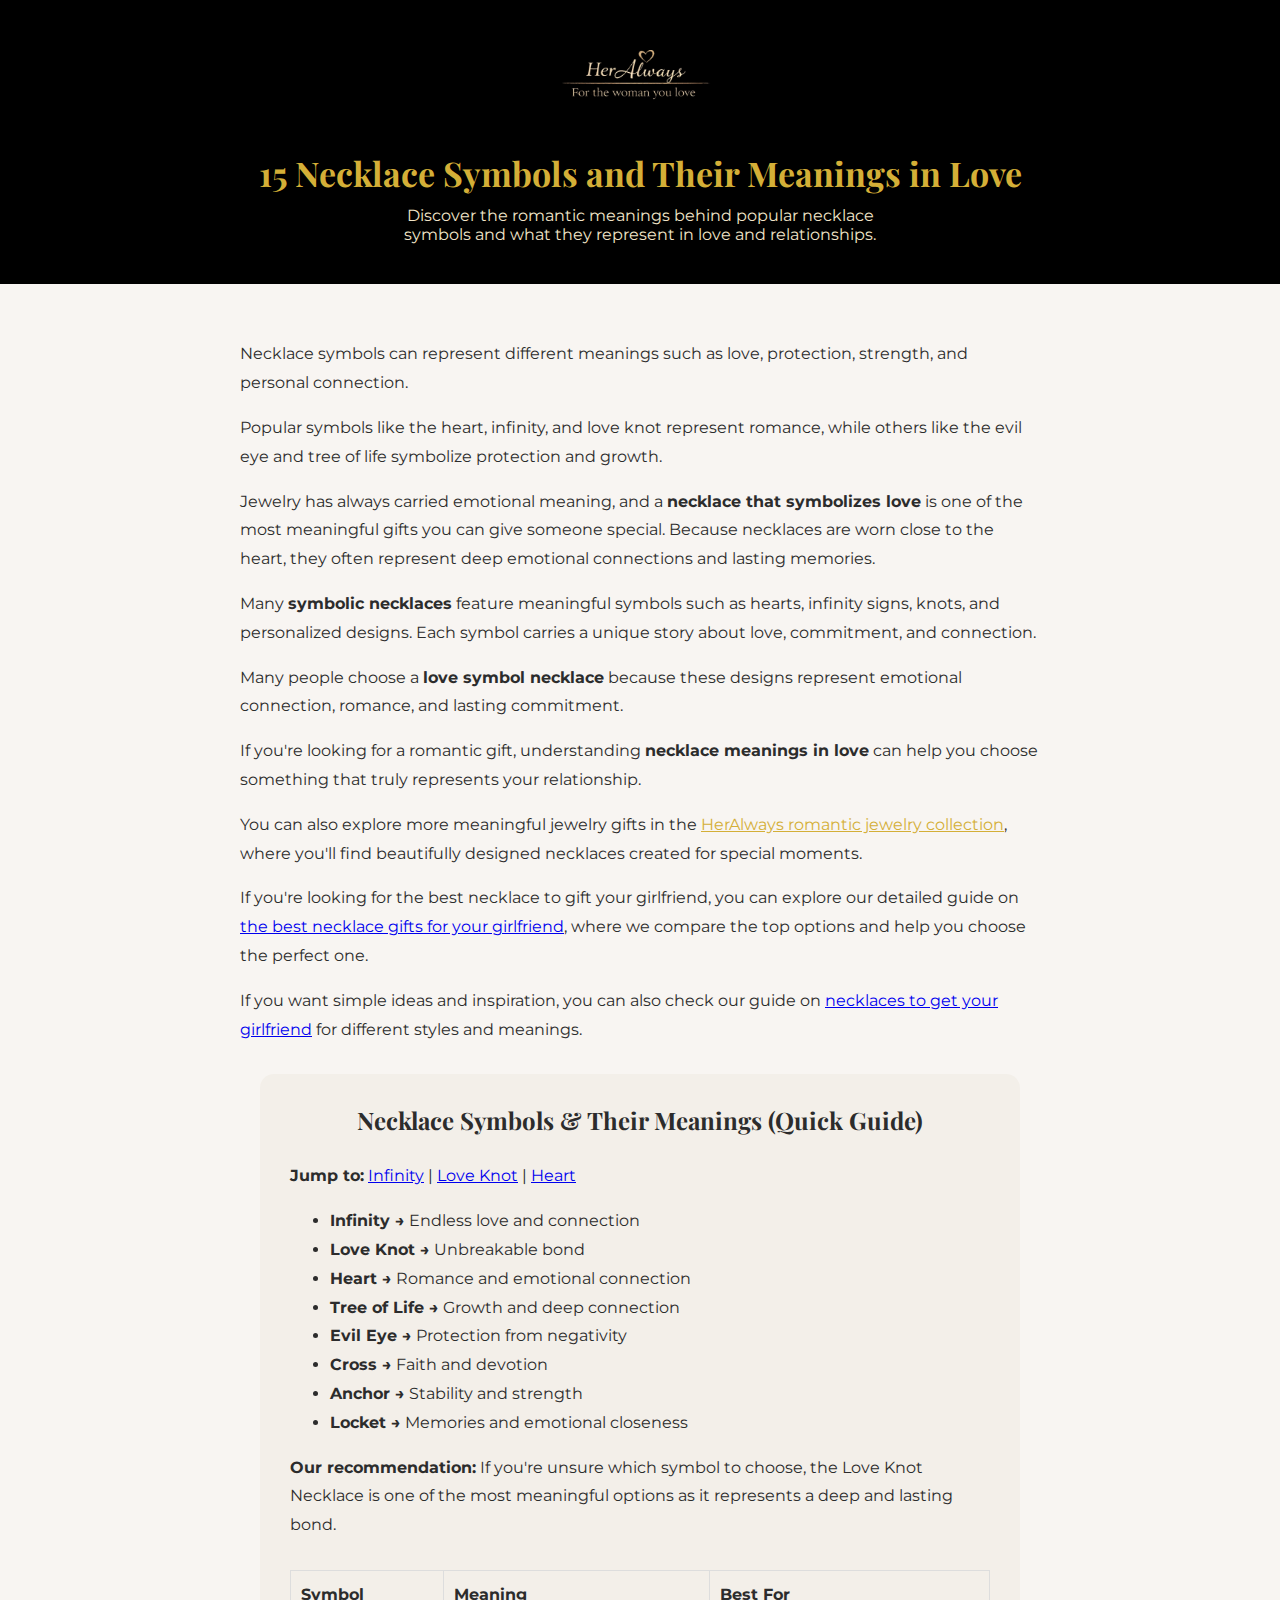
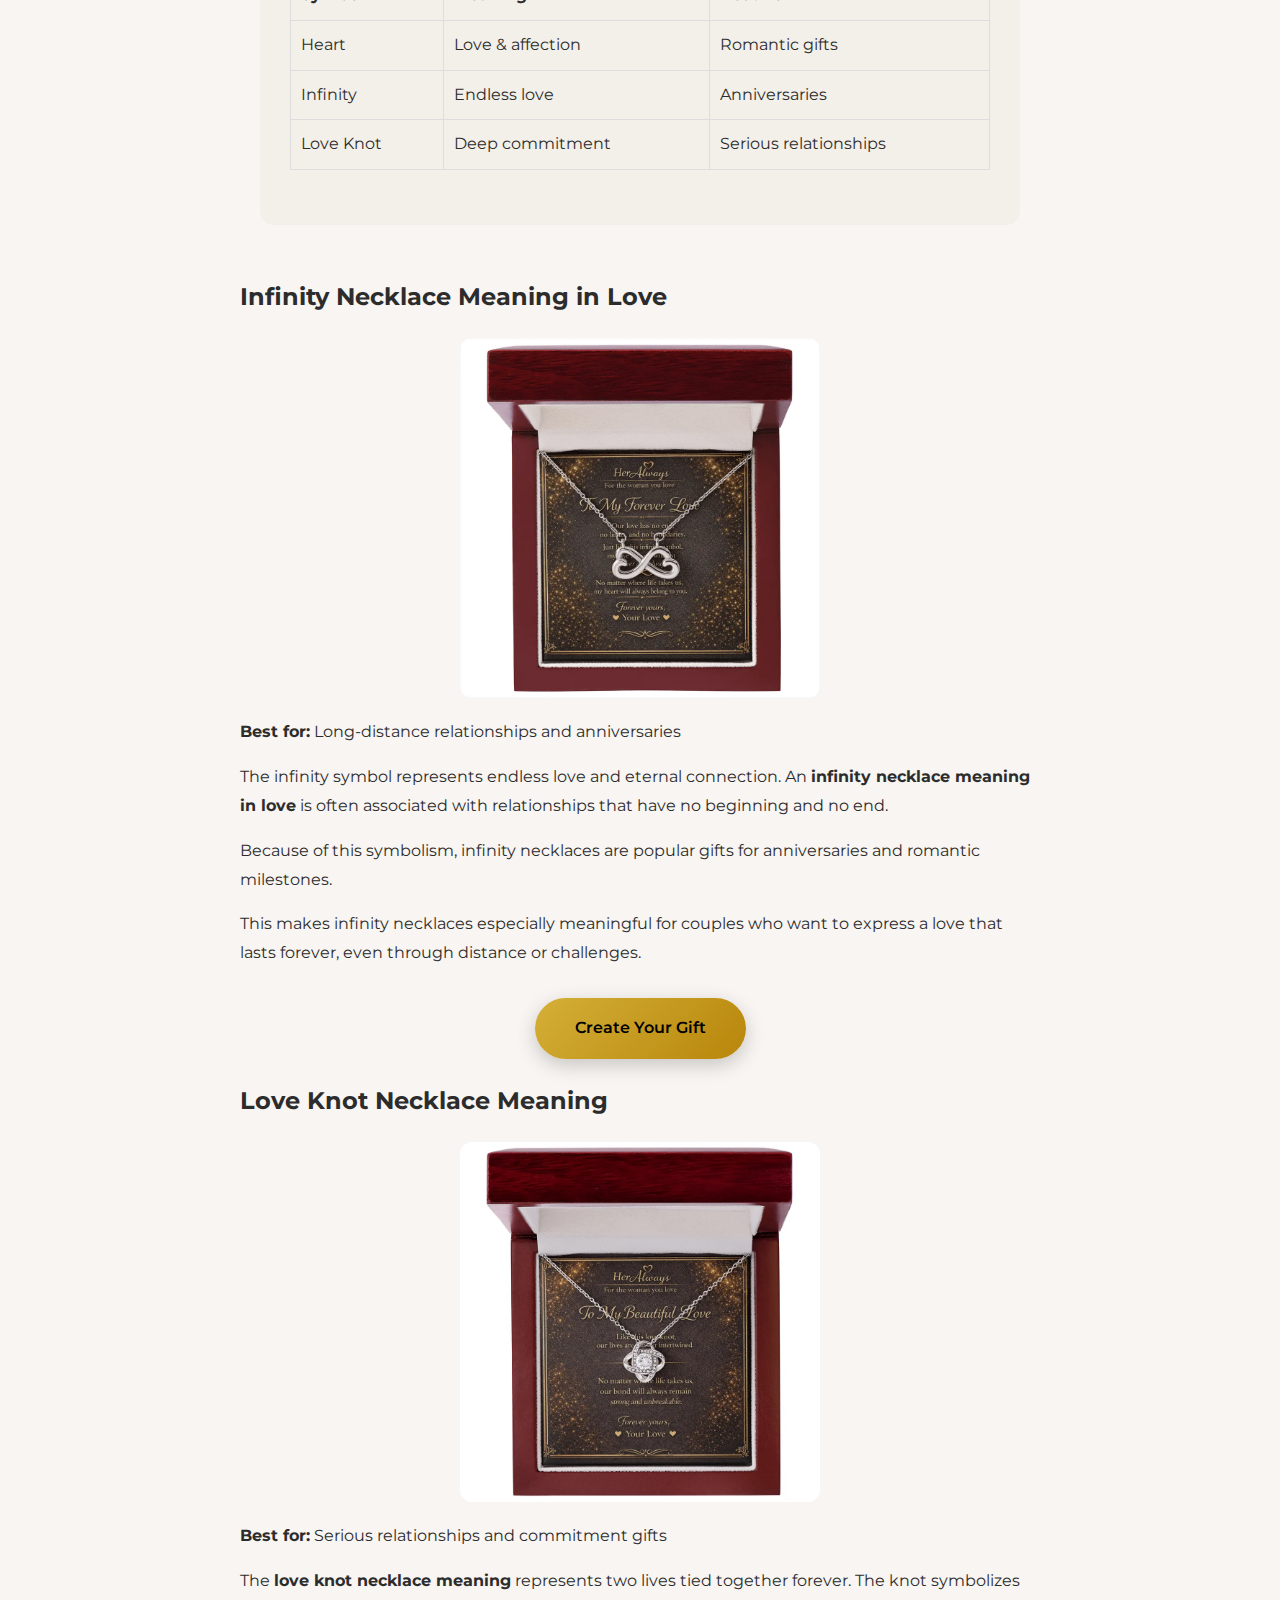
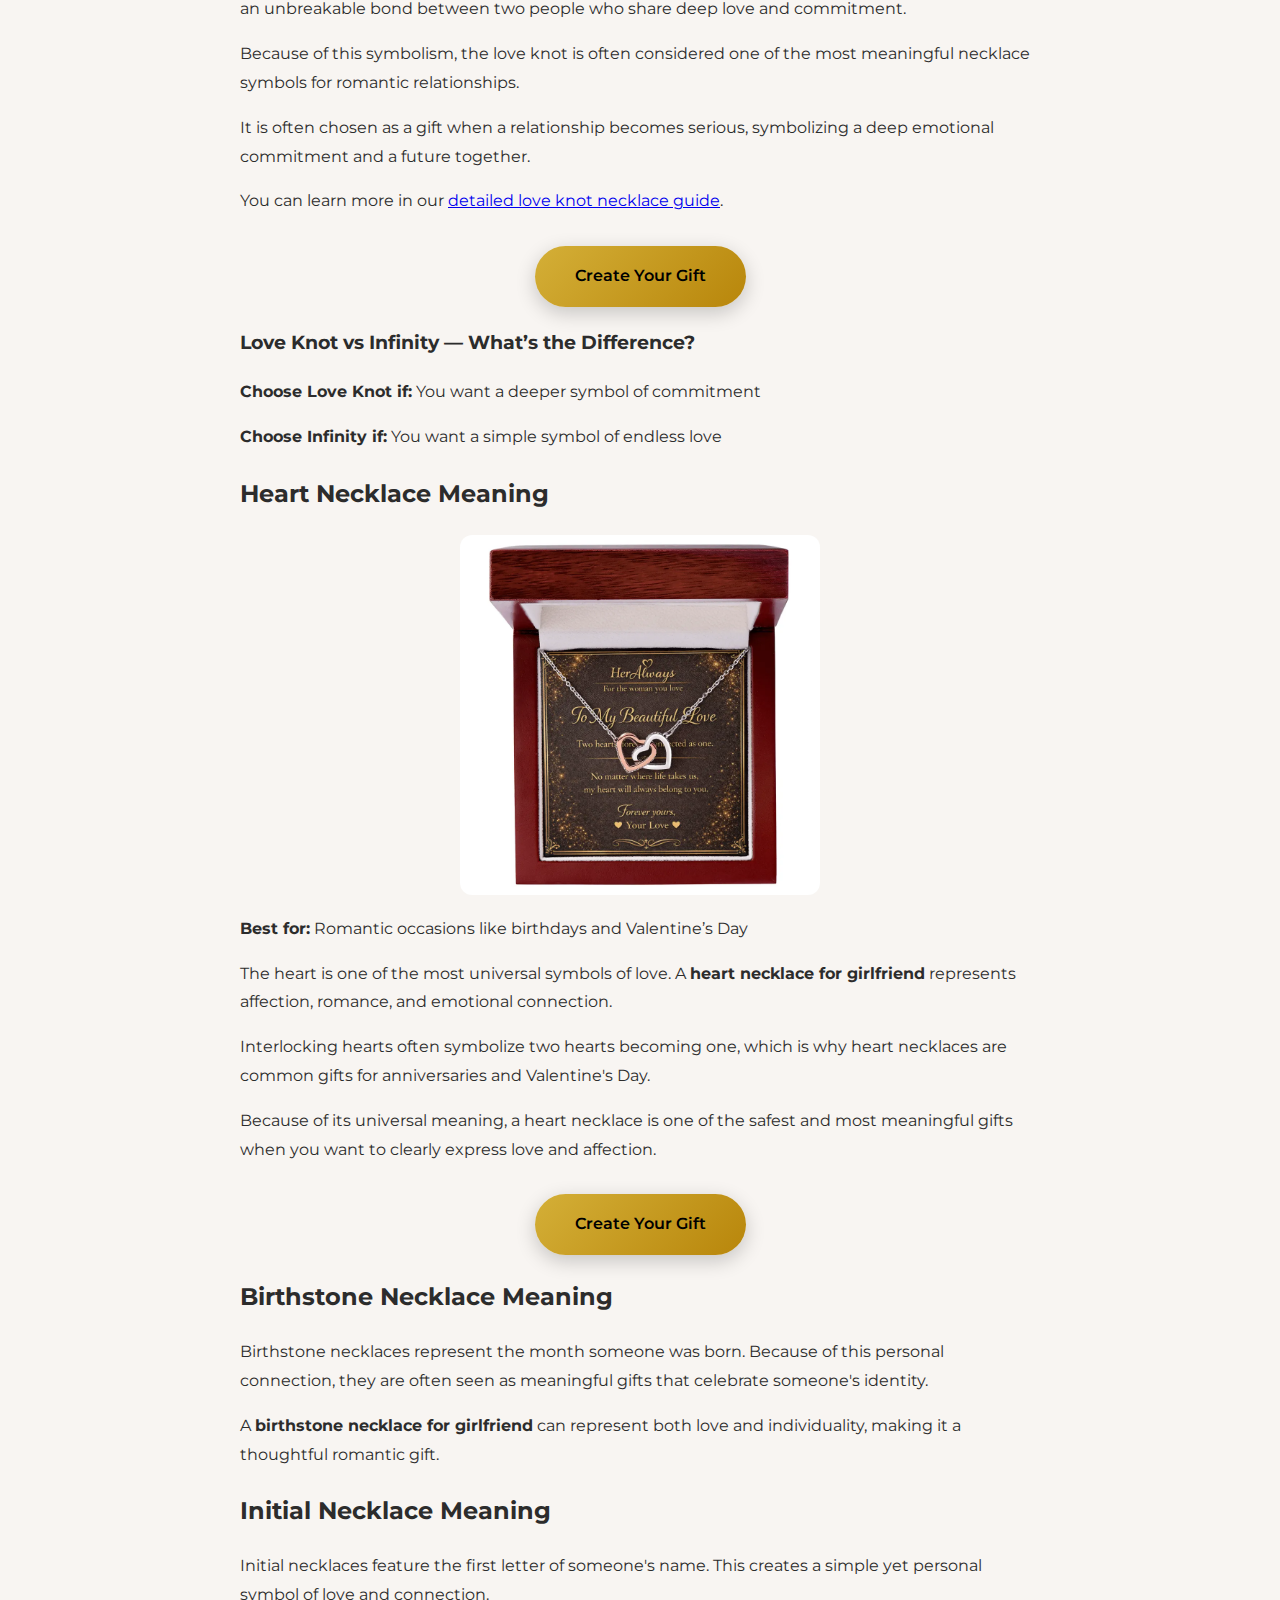
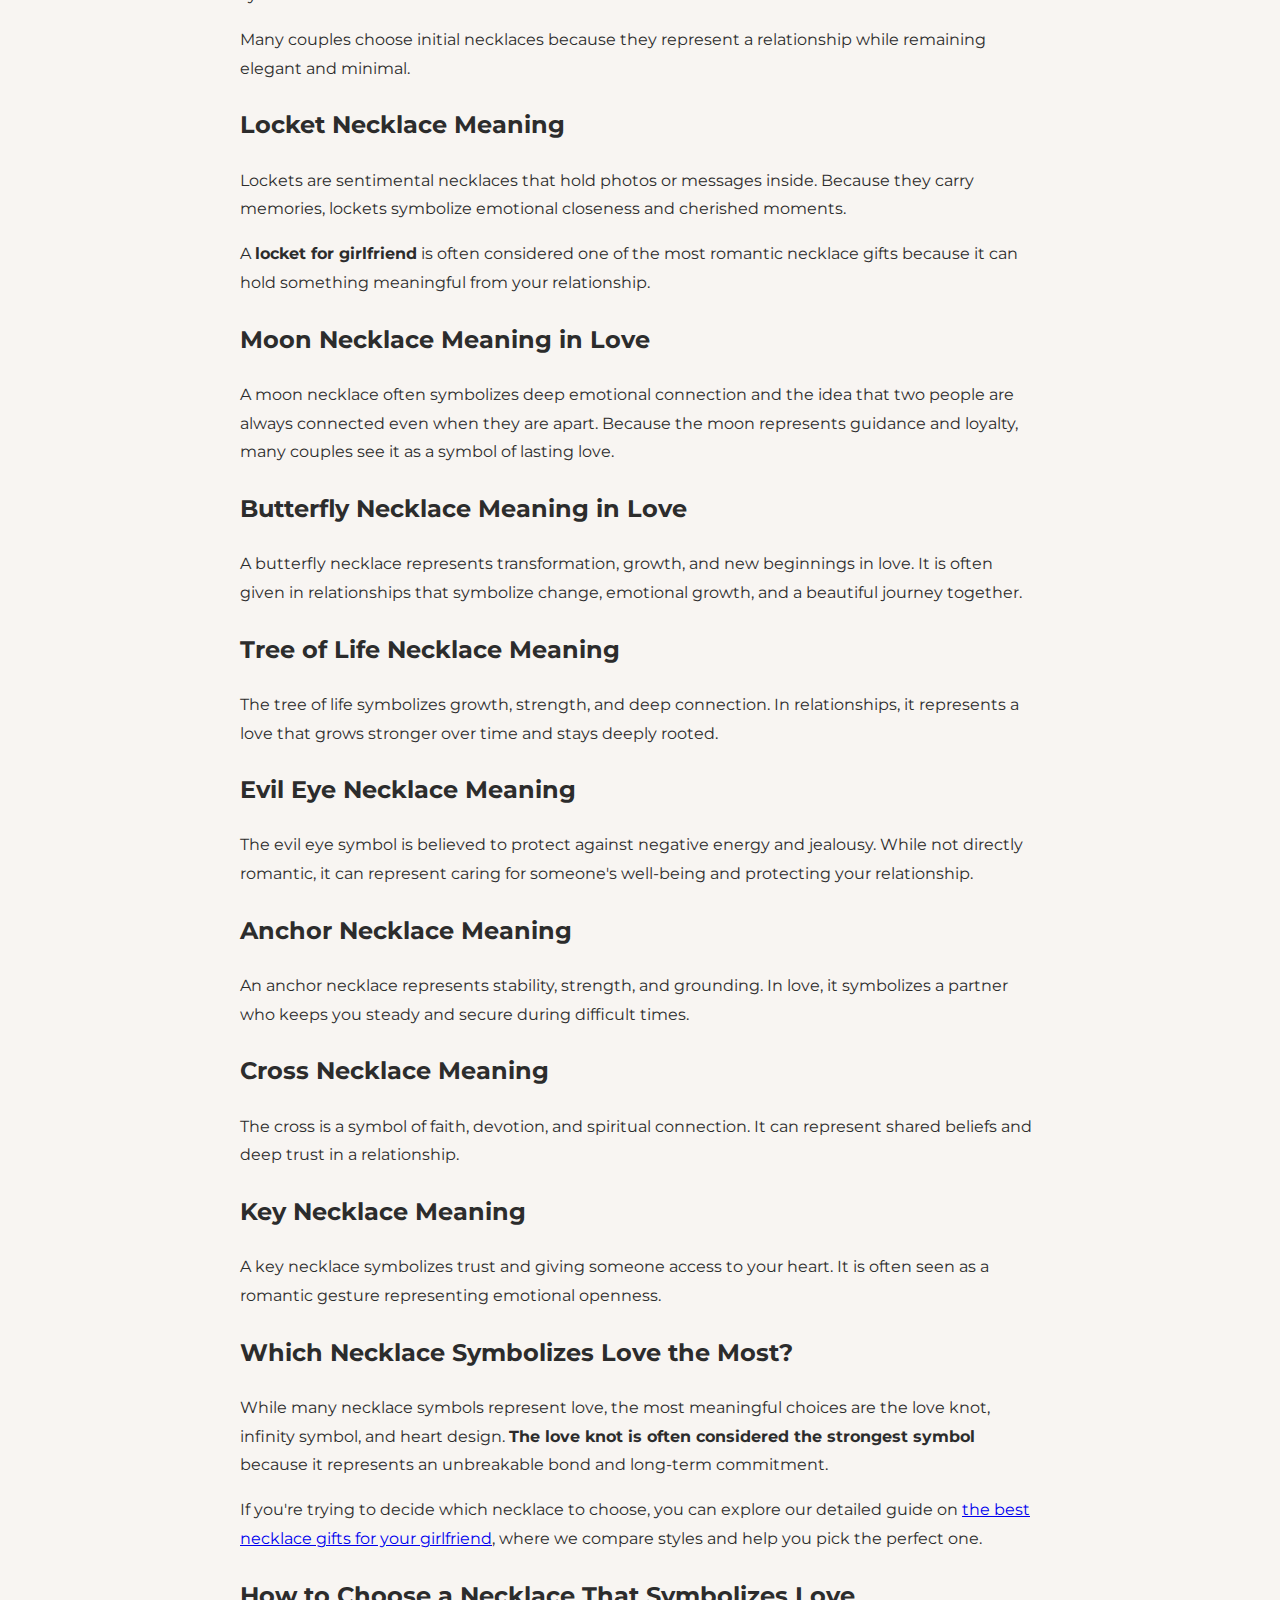
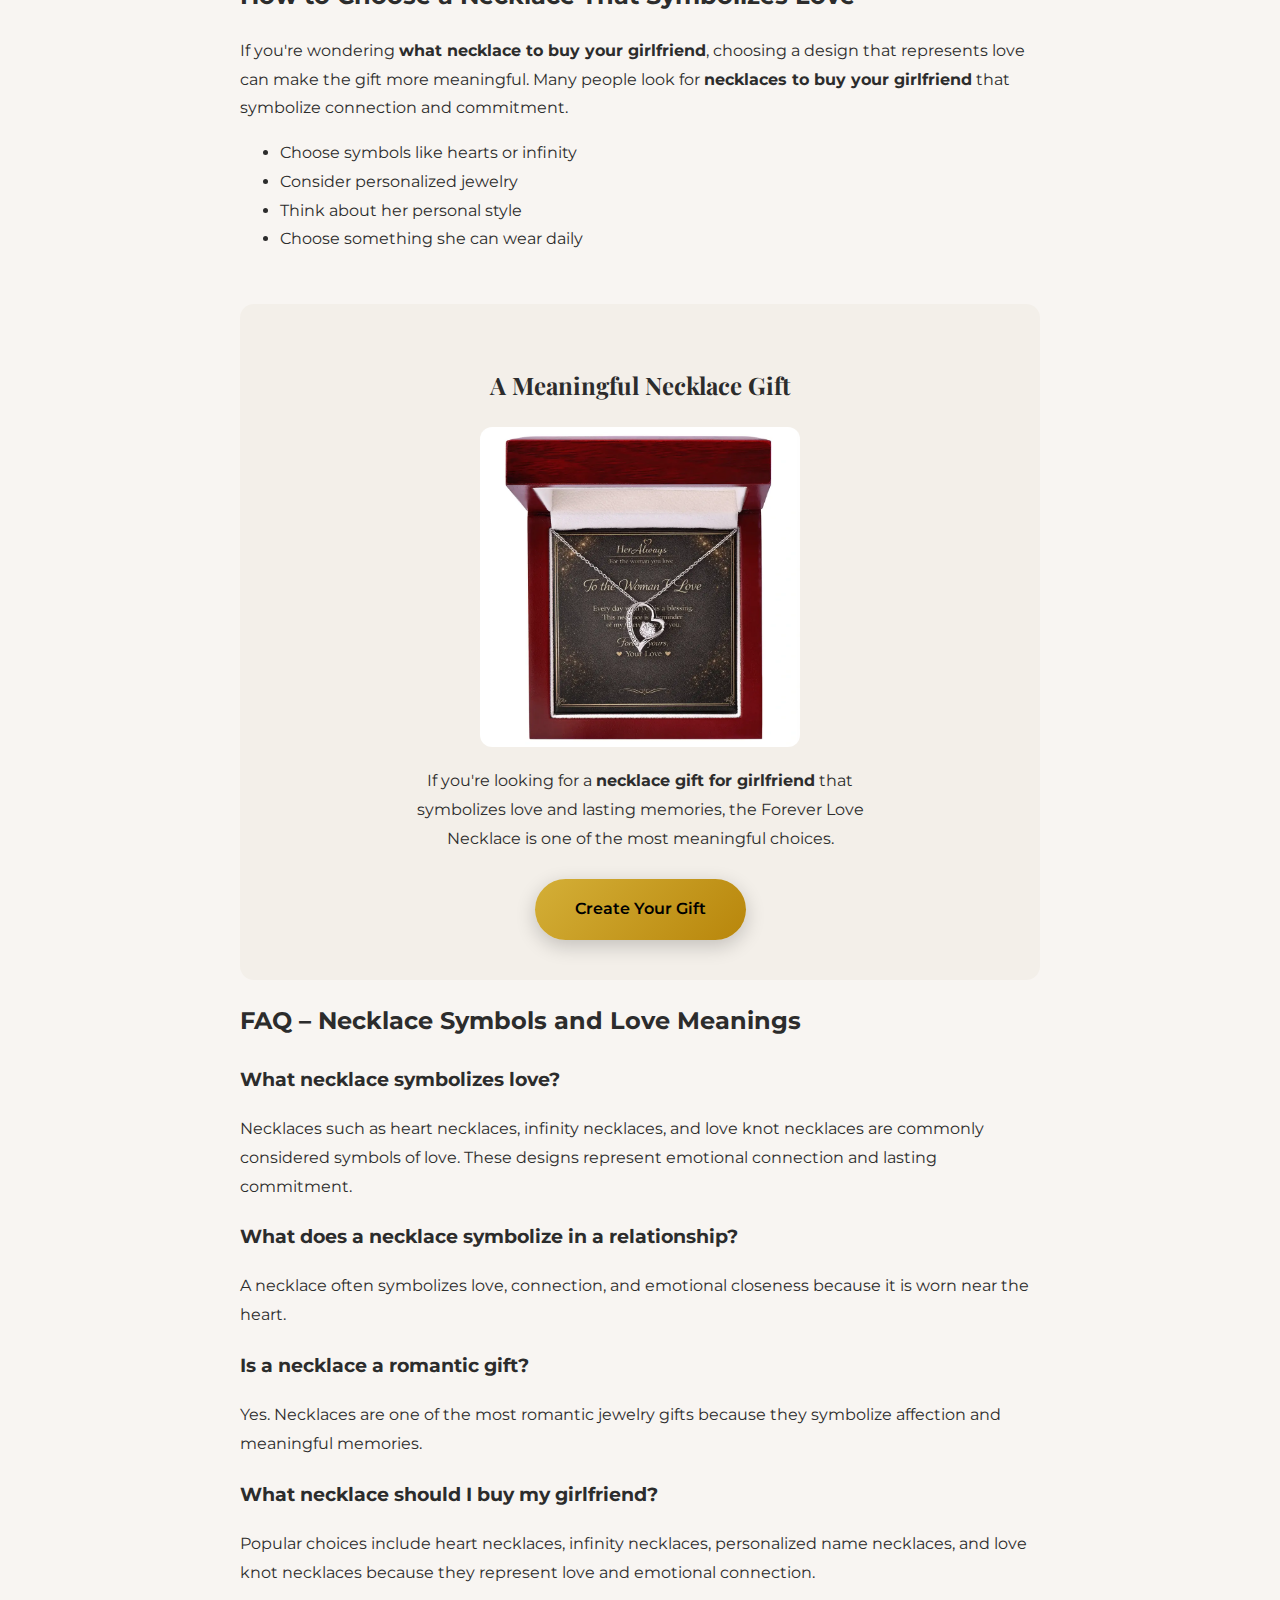
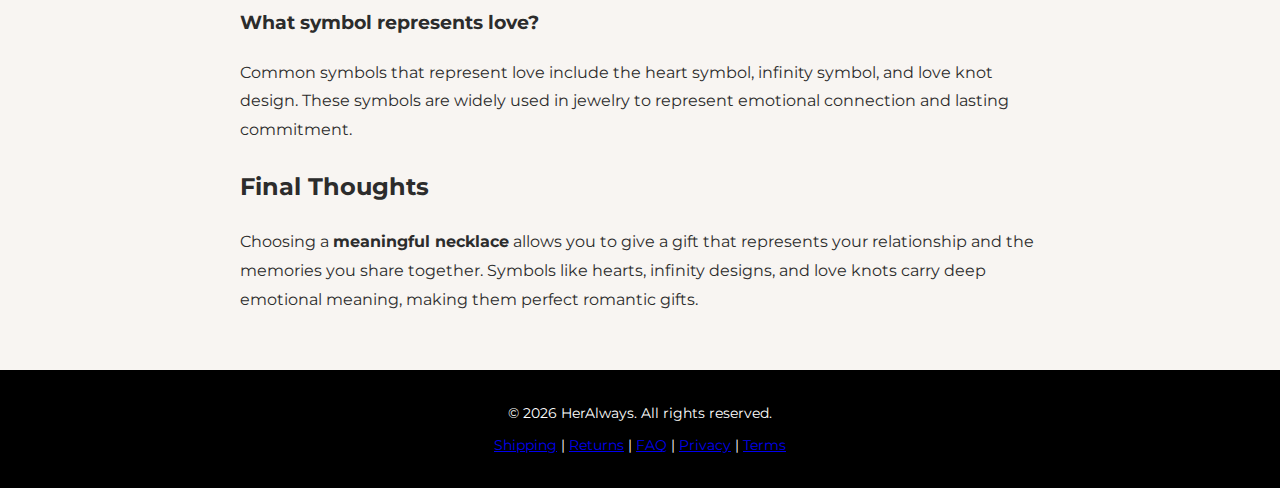
<file: necklace-symbols-and-their-meanings-in-love.html>
<!DOCTYPE html>
<html lang="en">

<head>

<meta charset="UTF-8">
<meta name="viewport" content="width=device-width, initial-scale=1.0">

<title>15 Necklace Symbols and Their Meanings in Love (Complete Guide)</title>

<meta name="description" content="Discover 15 necklace symbols and their meanings in love, including heart, infinity, and love knot. Learn how to choose a meaningful necklace gift for your girlfriend.">
<link rel="canonical" href="https://heralways.com/necklace-symbols-and-their-meanings-in-love.html">

<link rel="icon" href="favicon.ico" type="image/x-icon">
<link rel="stylesheet" href="style.css">

<link rel="preconnect" href="https://fonts.googleapis.com">
<link rel="preconnect" href="https://fonts.gstatic.com" crossorigin>

<link href="https://fonts.googleapis.com/css2?family=Playfair+Display:wght@500;700&family=Montserrat:wght@300;400;500&display=swap" rel="stylesheet">

</head>

<body>

<header class="hero">

<img src="images/logo.png" class="logo" alt="HerAlways Logo">

<h1>15 Necklace Symbols and Their Meanings in Love</h1>

<p>
Discover the romantic meanings behind popular necklace symbols and what they represent in love and relationships.
</p>

</header>


<main style="max-width:800px;margin:auto;padding:40px 20px;text-align:left;line-height:1.8;font-size:16px;">

<p>
Necklace symbols can represent different meanings such as love, protection, strength, and personal connection.
</p>

<p>
Popular symbols like the heart, infinity, and love knot represent romance, while others like the evil eye and tree of life symbolize protection and growth.
</p>

<p>
Jewelry has always carried emotional meaning, and a <strong>necklace that symbolizes love</strong> is one of the most meaningful gifts you can give someone special. Because necklaces are worn close to the heart, they often represent deep emotional connections and lasting memories.
</p>

<p>
Many <strong>symbolic necklaces</strong> feature meaningful symbols such as hearts, infinity signs, knots, and personalized designs. Each symbol carries a unique story about love, commitment, and connection.
</p>

<p>
Many people choose a <strong>love symbol necklace</strong> because these designs represent emotional connection, romance, and lasting commitment.
</p>

<p>
If you're looking for a romantic gift, understanding <strong>necklace meanings in love</strong> can help you choose something that truly represents your relationship.
</p>

<p>
You can also explore more meaningful jewelry gifts in the 
<a href="/" style="color:#d4af37;">HerAlways romantic jewelry collection</a>, where you'll find beautifully designed necklaces created for special moments.
</p>

<p>
If you're looking for the best necklace to gift your girlfriend, you can explore our detailed guide on 
<a href="best-necklace-gifts-for-girlfriend.html">the best necklace gifts for your girlfriend</a>, where we compare the top options and help you choose the perfect one.
</p>

<p>
If you want simple ideas and inspiration, you can also check our guide on 
<a href="necklaces-to-get-your-girlfriend.html">necklaces to get your girlfriend</a> for different styles and meanings.
</p>

<section style="background:#f3efe9;padding:25px 30px;border-radius:14px;margin:30px auto 50px;max-width:700px;">
<h2 style="font-family:'Playfair Display', serif;text-align:center;margin-top:0;">
Necklace Symbols & Their Meanings (Quick Guide)
</h2>

<p><strong>Jump to:</strong> 
<a href="#infinity">Infinity</a> | 
<a href="#love-knot">Love Knot</a> | 
<a href="#heart">Heart</a>
</p>

<ul>
<li><strong>Infinity →</strong> Endless love and connection</li>
<li><strong>Love Knot →</strong> Unbreakable bond</li>
<li><strong>Heart →</strong> Romance and emotional connection</li>
<li><strong>Tree of Life →</strong> Growth and deep connection</li>
<li><strong>Evil Eye →</strong> Protection from negativity</li>
<li><strong>Cross →</strong> Faith and devotion</li>
<li><strong>Anchor →</strong> Stability and strength</li>
<li><strong>Locket →</strong> Memories and emotional closeness</li>
</ul>

<p>
<strong>Our recommendation:</strong> If you're unsure which symbol to choose, the Love Knot Necklace is one of the most meaningful options as it represents a deep and lasting bond.
</p>

<table style="width:100%;border-collapse:collapse;margin:30px 0;">
<tr>
<th style="border:1px solid #ddd;padding:10px;">Symbol</th>
<th style="border:1px solid #ddd;padding:10px;">Meaning</th>
<th style="border:1px solid #ddd;padding:10px;">Best For</th>
</tr>
<tr>
<td style="border:1px solid #ddd;padding:10px;">Heart</td>
<td style="border:1px solid #ddd;padding:10px;">Love & affection</td>
<td style="border:1px solid #ddd;padding:10px;">Romantic gifts</td>
</tr>
<tr>
<td style="border:1px solid #ddd;padding:10px;">Infinity</td>
<td style="border:1px solid #ddd;padding:10px;">Endless love</td>
<td style="border:1px solid #ddd;padding:10px;">Anniversaries</td>
</tr>
<tr>
<td style="border:1px solid #ddd;padding:10px;">Love Knot</td>
<td style="border:1px solid #ddd;padding:10px;">Deep commitment</td>
<td style="border:1px solid #ddd;padding:10px;">Serious relationships</td>
</tr>
</table>

</section>

<h2 id="infinity">Infinity Necklace Meaning in Love</h2>

<img src="images/Infinity_love_necklace/Infinity_love_necklace_main.webp" alt="infinity necklace meaning in love symbolizing eternal connection" style="max-width:360px;width:100%;margin:20px auto;display:block;border-radius:12px;">
<p><strong>Best for:</strong> Long-distance relationships and anniversaries</p>

<p>
The infinity symbol represents endless love and eternal connection. An <strong>infinity necklace meaning in love</strong> is often associated with relationships that have no beginning and no end.
</p>

<p>
Because of this symbolism, infinity necklaces are popular gifts for anniversaries and romantic milestones.
</p>

<p>
This makes infinity necklaces especially meaningful for couples who want to express a love that lasts forever, even through distance or challenges.
</p>

<div style="text-align:center;margin-top:30px;">
<a href="infinity-love-necklace.html" class="buy">Create Your Gift</a>
</div>



<h2 id="love-knot">Love Knot Necklace Meaning</h2>

<img src="images/love_knot_necklace/love_knot_box.webp" alt="love knot necklace meaning symbol of eternal love" style="max-width:360px;width:100%;margin:20px auto;display:block;border-radius:12px;">
<p><strong>Best for:</strong> Serious relationships and commitment gifts</p>
<p>
The <strong>love knot necklace meaning</strong> represents two lives tied together forever. The knot symbolizes an unbreakable bond between two people who share deep love and commitment.
</p>

<p>
Because of this symbolism, the love knot is often considered one of the most meaningful necklace symbols for romantic relationships.
</p>

<p>
It is often chosen as a gift when a relationship becomes serious, symbolizing a deep emotional commitment and a future together.
</p>

<p>You can learn more in our <a href="love-knot-necklace.html">detailed love knot necklace guide</a>.</p>

<div style="text-align:center;margin-top:30px;">
<a href="love-knot-necklace.html" class="buy">Create Your Gift</a>
</div>

<h3>Love Knot vs Infinity — What’s the Difference?</h3>

<p><strong>Choose Love Knot if:</strong> You want a deeper symbol of commitment</p>
<p><strong>Choose Infinity if:</strong> You want a simple symbol of endless love</p>

<h2 id="heart">Heart Necklace Meaning</h2>

<img src="images/interlocking_hearts/interlocking_hearts_box.webp" alt="heart necklace for girlfriend symbol of love" style="max-width:360px;width:100%;margin:20px auto;display:block;border-radius:12px;">
<p><strong>Best for:</strong> Romantic occasions like birthdays and Valentine’s Day</p>
<p>
The heart is one of the most universal symbols of love. A <strong>heart necklace for girlfriend</strong> represents affection, romance, and emotional connection.
</p>

<p>
Interlocking hearts often symbolize two hearts becoming one, which is why heart necklaces are common gifts for anniversaries and Valentine's Day.
</p>

<p>
Because of its universal meaning, a heart necklace is one of the safest and most meaningful gifts when you want to clearly express love and affection.
</p>

<div style="text-align:center;margin-top:30px;">
<a href="interlocking-hearts-necklace.html" class="buy">Create Your Gift</a>
</div>



<h2>Birthstone Necklace Meaning</h2>

<p>
Birthstone necklaces represent the month someone was born. Because of this personal connection, they are often seen as meaningful gifts that celebrate someone's identity.
</p>

<p>
A <strong>birthstone necklace for girlfriend</strong> can represent both love and individuality, making it a thoughtful romantic gift.
</p>



<h2>Initial Necklace Meaning</h2>

<p>
Initial necklaces feature the first letter of someone's name. This creates a simple yet personal symbol of love and connection.
</p>

<p>
Many couples choose initial necklaces because they represent a relationship while remaining elegant and minimal.
</p>



<h2>Locket Necklace Meaning</h2>

<p>
Lockets are sentimental necklaces that hold photos or messages inside. Because they carry memories, lockets symbolize emotional closeness and cherished moments.
</p>

<p>
A <strong>locket for girlfriend</strong> is often considered one of the most romantic necklace gifts because it can hold something meaningful from your relationship.
</p>

<h2>Moon Necklace Meaning in Love</h2>

<p>
A moon necklace often symbolizes deep emotional connection and the idea that two people are always connected even when they are apart. Because the moon represents guidance and loyalty, many couples see it as a symbol of lasting love.
</p>


<h2>Butterfly Necklace Meaning in Love</h2>

<p>
A butterfly necklace represents transformation, growth, and new beginnings in love. It is often given in relationships that symbolize change, emotional growth, and a beautiful journey together.
</p>

<h2>Tree of Life Necklace Meaning</h2>
<p>
The tree of life symbolizes growth, strength, and deep connection. In relationships, it represents a love that grows stronger over time and stays deeply rooted.
</p>

<h2>Evil Eye Necklace Meaning</h2>
<p>
The evil eye symbol is believed to protect against negative energy and jealousy. While not directly romantic, it can represent caring for someone's well-being and protecting your relationship.
</p>

<h2>Anchor Necklace Meaning</h2>
<p>
An anchor necklace represents stability, strength, and grounding. In love, it symbolizes a partner who keeps you steady and secure during difficult times.
</p>

<h2>Cross Necklace Meaning</h2>
<p>
The cross is a symbol of faith, devotion, and spiritual connection. It can represent shared beliefs and deep trust in a relationship.
</p>

<h2>Key Necklace Meaning</h2>
<p>
A key necklace symbolizes trust and giving someone access to your heart. It is often seen as a romantic gesture representing emotional openness.
</p>


<h2>Which Necklace Symbolizes Love the Most?</h2>

<p>
While many necklace symbols represent love, the most meaningful choices are the love knot, infinity symbol, and heart design. 
<strong>The love knot is often considered the strongest symbol</strong> because it represents an unbreakable bond and long-term commitment.
</p>

<p>
If you're trying to decide which necklace to choose, you can explore our detailed guide on 
<a href="best-necklace-gifts-for-girlfriend.html">the best necklace gifts for your girlfriend</a>, where we compare styles and help you pick the perfect one.
</p>

<h2>How to Choose a Necklace That Symbolizes Love</h2>

<p>
If you're wondering <strong>what necklace to buy your girlfriend</strong>, choosing a design that represents love can make the gift more meaningful. Many people look for <strong>necklaces to buy your girlfriend</strong> that symbolize connection and commitment.
</p>

<ul>
<li>Choose symbols like hearts or infinity</li>
<li>Consider personalized jewelry</li>
<li>Think about her personal style</li>
<li>Choose something she can wear daily</li>
</ul>



<section style="margin-top:50px;text-align:center;background:#f3efe9;padding:40px;border-radius:14px;">

<h2 style="font-family:'Playfair Display', serif;">A Meaningful Necklace Gift</h2>

<img src="images/hero.webp" style="max-width:320px;width:100%;border-radius:12px;margin:20px auto;display:block;" alt="romantic necklace gift for girlfriend">

<p style="max-width:500px;margin:auto;">
If you're looking for a <strong>necklace gift for girlfriend</strong> that symbolizes love and lasting memories,
the Forever Love Necklace is one of the most meaningful choices.
</p>

<div style="margin-top:25px;">
<a href="forever-love-necklace.html" class="buy">Create Your Gift</a>
</div>


</section>



<h2>FAQ – Necklace Symbols and Love Meanings</h2>


<h3>What necklace symbolizes love?</h3>

<p>
Necklaces such as heart necklaces, infinity necklaces, and love knot necklaces are commonly considered symbols of love. These designs represent emotional connection and lasting commitment.
</p>



<h3>What does a necklace symbolize in a relationship?</h3>

<p>
A necklace often symbolizes love, connection, and emotional closeness because it is worn near the heart.
</p>



<h3>Is a necklace a romantic gift?</h3>

<p>
Yes. Necklaces are one of the most romantic jewelry gifts because they symbolize affection and meaningful memories.
</p>



<h3>What necklace should I buy my girlfriend?</h3>

<p>
Popular choices include heart necklaces, infinity necklaces, personalized name necklaces, and love knot necklaces because they represent love and emotional connection.
</p>

<h3>What symbol represents love?</h3>

<p>
Common symbols that represent love include the heart symbol, infinity symbol, and love knot design. These symbols are widely used in jewelry to represent emotional connection and lasting commitment.
</p>


<h2>Final Thoughts</h2>

<p>
Choosing a <strong>meaningful necklace</strong> allows you to give a gift that represents your relationship and the memories you share together. Symbols like hearts, infinity designs, and love knots carry deep emotional meaning, making them perfect romantic gifts.
</p>

</main>



<footer>

<p>© 2026 HerAlways. All rights reserved.</p>

<p>
<a href="shipping.html">Shipping</a> |
<a href="returns.html">Returns</a> |
<a href="faq.html">FAQ</a> |
<a href="privacy.html">Privacy</a> |
<a href="terms.html">Terms</a>
</p>

</footer>

</body>
</html>
</file>
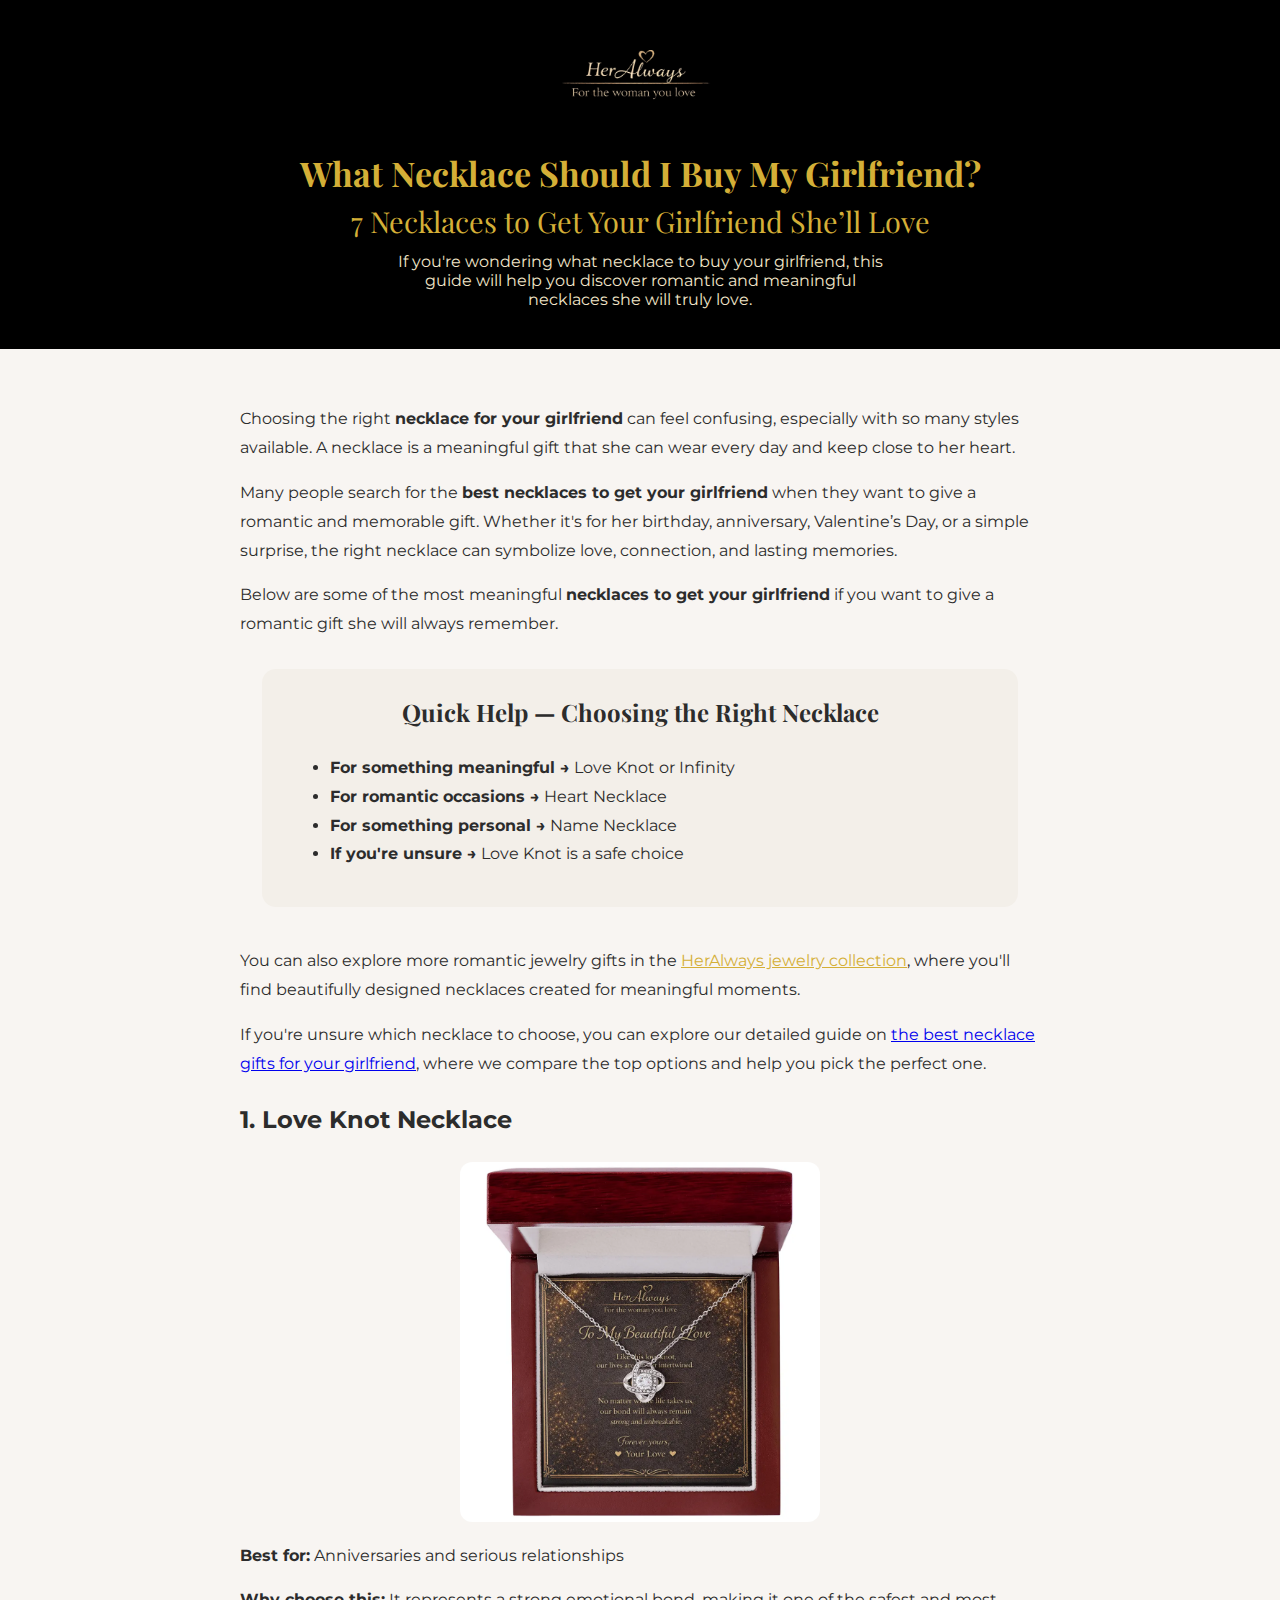
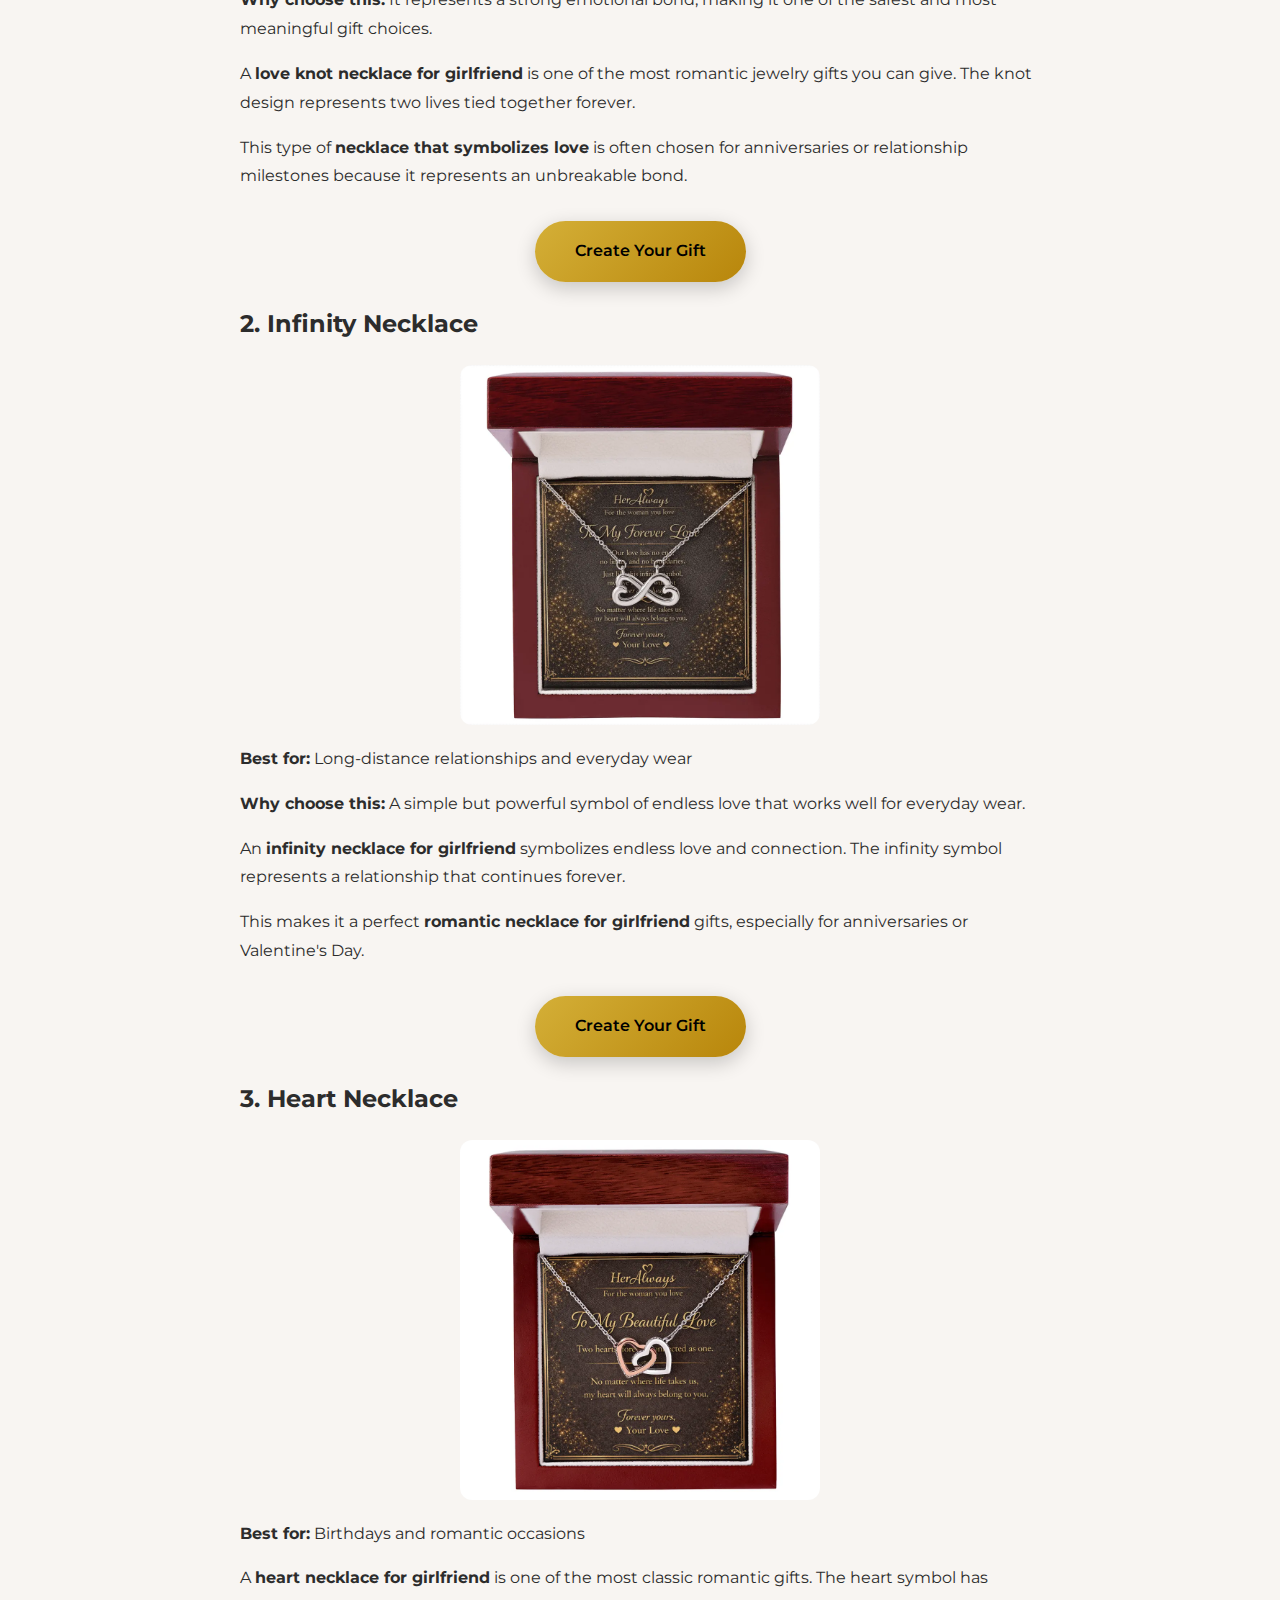
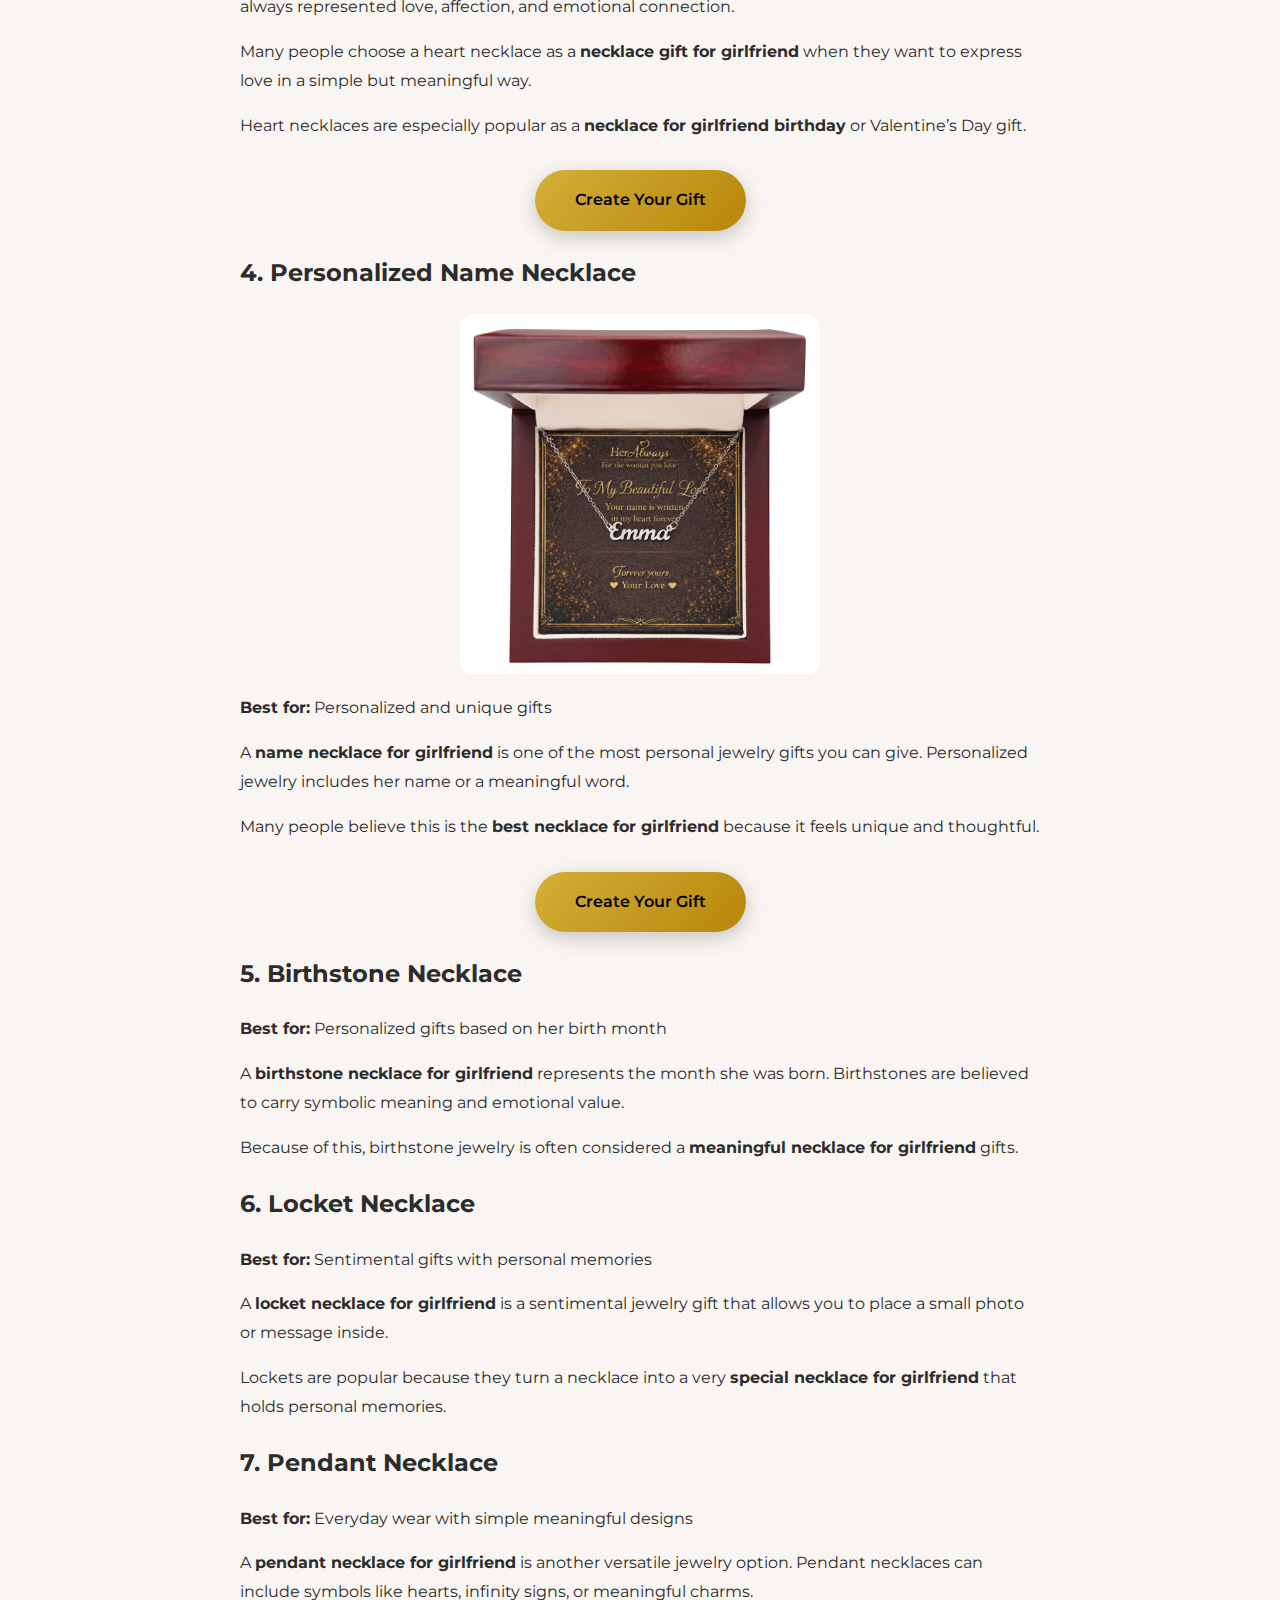
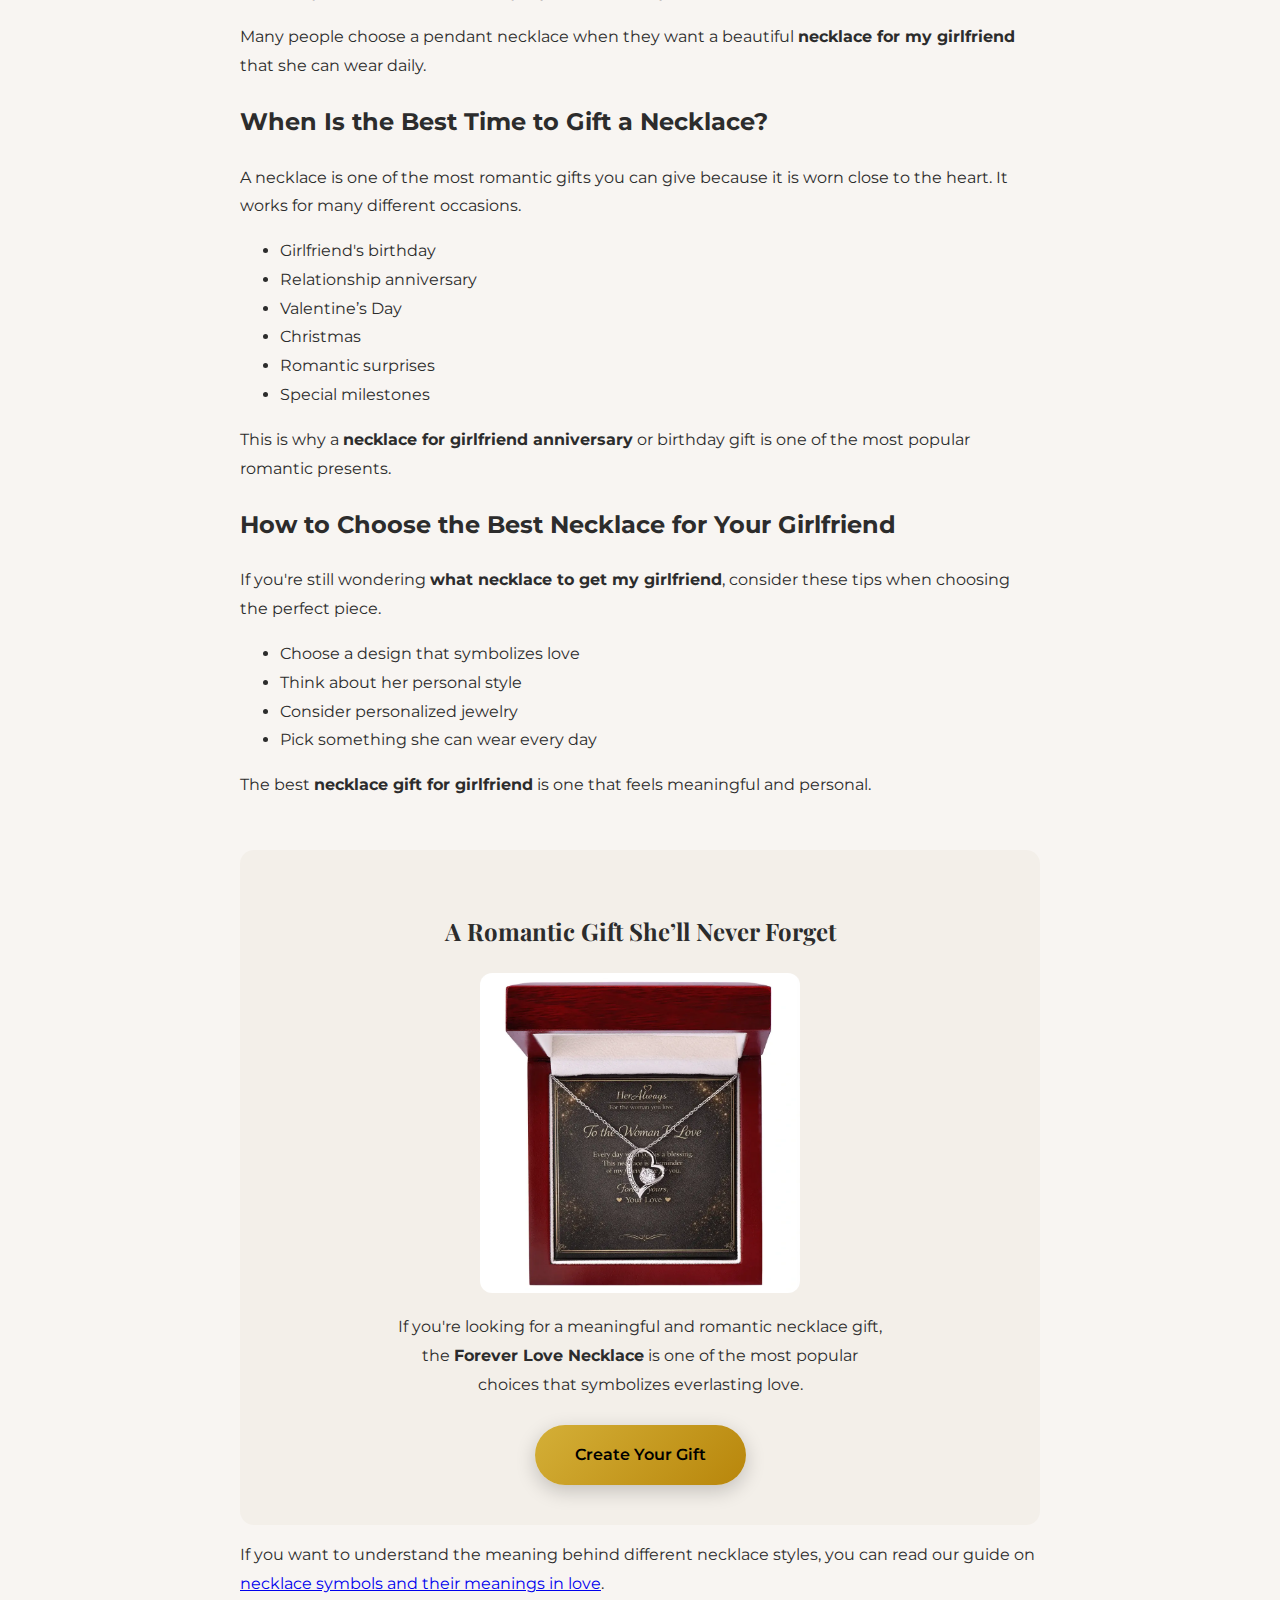
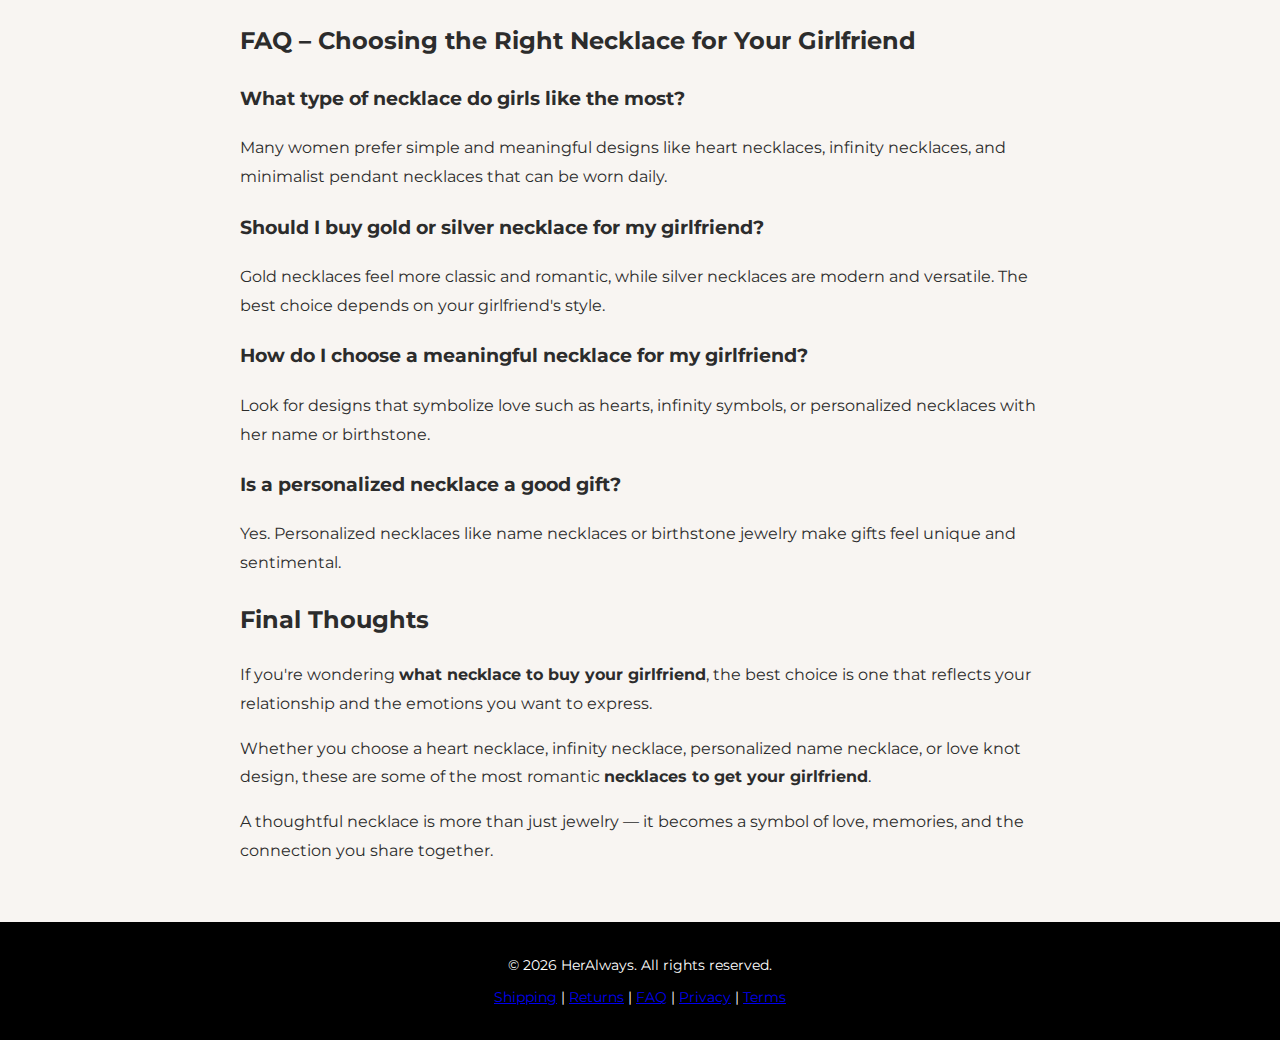
<file: necklaces-to-get-your-girlfriend.html>
<!DOCTYPE html>
<html lang="en">

<head>

<meta charset="UTF-8">
<meta name="viewport" content="width=device-width, initial-scale=1.0">

<title>What Necklace Should I Buy My Girlfriend? 7 Necklaces to Get Your Girlfriend She’ll Love</title>

<meta name="description" content="Wondering what necklace to buy your girlfriend? Discover 7 meaningful necklaces to get your girlfriend including heart, infinity, love knot, and personalized necklaces.">

<link rel="canonical" href="https://heralways.com/necklaces-to-get-your-girlfriend.html">

<link rel="icon" href="favicon.ico" type="image/x-icon">
<link rel="stylesheet" href="style.css">

<link rel="preconnect" href="https://fonts.googleapis.com">
<link rel="preconnect" href="https://fonts.gstatic.com" crossorigin>

<link href="https://fonts.googleapis.com/css2?family=Playfair+Display:wght@500;700&family=Montserrat:wght@300;400;500&display=swap" rel="stylesheet">

</head>

<body>

<header class="hero">

<img src="images/logo.png" class="logo" alt="HerAlways Logo">

<h1>
What Necklace Should I Buy My Girlfriend? <br>
<span style="font-weight:400;font-size:0.85em;">
7 Necklaces to Get Your Girlfriend She’ll Love
</span>
</h1>

<p>
If you're wondering what necklace to buy your girlfriend, this guide will help you discover romantic and meaningful necklaces she will truly love.
</p>

</header>


<main style="max-width:800px;margin:auto;padding:40px 20px;text-align:left;line-height:1.8;font-size:16px;">

<p>
Choosing the right <strong>necklace for your girlfriend</strong> can feel confusing, especially with so many styles available. A necklace is a meaningful gift that she can wear every day and keep close to her heart.
</p>

<p>
Many people search for the <strong>best necklaces to get your girlfriend</strong> when they want to give a romantic and memorable gift. Whether it's for her birthday, anniversary, Valentine’s Day, or a simple surprise, the right necklace can symbolize love, connection, and lasting memories.
</p>

<p>
Below are some of the most meaningful <strong>necklaces to get your girlfriend</strong> if you want to give a romantic gift she will always remember.
</p>

<section style="background:#f3efe9;padding:22px 28px;border-radius:14px;margin:30px auto 40px;max-width:700px;">
<h2 style="font-family:'Playfair Display', serif; text-align:center;margin-top:0;">
Quick Help — Choosing the Right Necklace
</h2>

<ul>
<li><strong>For something meaningful →</strong> Love Knot or Infinity</li>
<li><strong>For romantic occasions →</strong> Heart Necklace</li>
<li><strong>For something personal →</strong> Name Necklace</li>
<li><strong>If you're unsure →</strong> Love Knot is a safe choice</li>
</ul>

</section>

<p>
You can also explore more romantic jewelry gifts in the <a href="/" style="color:#d4af37;">HerAlways jewelry collection</a>, where you'll find beautifully designed necklaces created for meaningful moments.
</p>

<p>
If you're unsure which necklace to choose, you can explore our detailed guide on
<a href="best-necklace-gifts-for-girlfriend.html">the best necklace gifts for your girlfriend</a>,
where we compare the top options and help you pick the perfect one.
</p>


<h2>1. Love Knot Necklace</h2>

<img src="images/love_knot_necklace/love_knot_box.webp" alt="Love knot necklace for girlfriend romantic gift" style="max-width:360px;width:100%;margin:20px auto;display:block;border-radius:12px;">

<p><strong>Best for:</strong> Anniversaries and serious relationships</p>
<p><strong>Why choose this:</strong> It represents a strong emotional bond, making it one of the safest and most meaningful gift choices.</p>
<p>
A <strong>love knot necklace for girlfriend</strong> is one of the most romantic jewelry gifts you can give. The knot design represents two lives tied together forever.
</p>

<p>
This type of <strong>necklace that symbolizes love</strong> is often chosen for anniversaries or relationship milestones because it represents an unbreakable bond.
</p>

<div style="text-align:center;margin-top:30px;">
<a href="love-knot-necklace.html" class="buy">Create Your Gift</a>
</div>


<h2>2. Infinity Necklace</h2>

<img src="images/Infinity_love_necklace/Infinity_love_necklace_main.webp" alt="Infinity necklace for girlfriend gift" style="max-width:360px;width:100%;margin:20px auto;display:block;border-radius:12px;">

<p><strong>Best for:</strong> Long-distance relationships and everyday wear</p>
<p><strong>Why choose this:</strong> A simple but powerful symbol of endless love that works well for everyday wear.</p>
<p>
An <strong>infinity necklace for girlfriend</strong> symbolizes endless love and connection. The infinity symbol represents a relationship that continues forever.
</p>

<p>
This makes it a perfect <strong>romantic necklace for girlfriend</strong> gifts, especially for anniversaries or Valentine's Day.
</p>

<div style="text-align:center;margin-top:30px;">
<a href="infinity-love-necklace.html" class="buy">Create Your Gift</a>
</div>


<h2>3. Heart Necklace</h2>

<img src="images/interlocking_hearts/interlocking_hearts_box.webp" alt="Heart necklace for girlfriend romantic gift" style="max-width:360px;width:100%;margin:20px auto;display:block;border-radius:12px;">

<p><strong>Best for:</strong> Birthdays and romantic occasions</p>

<p>
A <strong>heart necklace for girlfriend</strong> is one of the most classic romantic gifts. The heart symbol has always represented love, affection, and emotional connection.
</p>

<p>
Many people choose a heart necklace as a <strong>necklace gift for girlfriend</strong> when they want to express love in a simple but meaningful way.
</p>

<p>
Heart necklaces are especially popular as a <strong>necklace for girlfriend birthday</strong> or Valentine’s Day gift.
</p>

<div style="text-align:center;margin-top:30px;">
<a href="interlocking-hearts-necklace.html" class="buy">Create Your Gift</a>
</div>

<h2>4. Personalized Name Necklace</h2>

<img src="images/custom_name_necklace/custom_name_necklace_box.webp" alt="Name necklace for girlfriend personalized jewelry gift" style="max-width:360px;width:100%;margin:20px auto;display:block;border-radius:12px;">

<p><strong>Best for:</strong> Personalized and unique gifts</p>

<p>
A <strong>name necklace for girlfriend</strong> is one of the most personal jewelry gifts you can give. Personalized jewelry includes her name or a meaningful word.
</p>

<p>
Many people believe this is the <strong>best necklace for girlfriend</strong> because it feels unique and thoughtful.
</p>

<div style="text-align:center;margin-top:30px;">
<a href="custom-name-necklace.html" class="buy">Create Your Gift</a>
</div>


<h2>5. Birthstone Necklace</h2>
<p><strong>Best for:</strong> Personalized gifts based on her birth month</p>
<p>
A <strong>birthstone necklace for girlfriend</strong> represents the month she was born. Birthstones are believed to carry symbolic meaning and emotional value.
</p>

<p>
Because of this, birthstone jewelry is often considered a <strong>meaningful necklace for girlfriend</strong> gifts.
</p>


<h2>6. Locket Necklace</h2>
<p><strong>Best for:</strong> Sentimental gifts with personal memories</p>
<p>
A <strong>locket necklace for girlfriend</strong> is a sentimental jewelry gift that allows you to place a small photo or message inside.
</p>

<p>
Lockets are popular because they turn a necklace into a very <strong>special necklace for girlfriend</strong> that holds personal memories.
</p>


<h2>7. Pendant Necklace</h2>
<p><strong>Best for:</strong> Everyday wear with simple meaningful designs</p>
<p>
A <strong>pendant necklace for girlfriend</strong> is another versatile jewelry option. Pendant necklaces can include symbols like hearts, infinity signs, or meaningful charms.
</p>

<p>
Many people choose a pendant necklace when they want a beautiful <strong>necklace for my girlfriend</strong> that she can wear daily.
</p>


<h2>When Is the Best Time to Gift a Necklace?</h2>

<p>
A necklace is one of the most romantic gifts you can give because it is worn close to the heart. It works for many different occasions.
</p>

<ul>
<li>Girlfriend's birthday</li>
<li>Relationship anniversary</li>
<li>Valentine’s Day</li>
<li>Christmas</li>
<li>Romantic surprises</li>
<li>Special milestones</li>
</ul>

<p>
This is why a <strong>necklace for girlfriend anniversary</strong> or birthday gift is one of the most popular romantic presents.
</p>


<h2>How to Choose the Best Necklace for Your Girlfriend</h2>

<p>
If you're still wondering <strong>what necklace to get my girlfriend</strong>, consider these tips when choosing the perfect piece.
</p>

<ul>
<li>Choose a design that symbolizes love</li>
<li>Think about her personal style</li>
<li>Consider personalized jewelry</li>
<li>Pick something she can wear every day</li>
</ul>

<p>
The best <strong>necklace gift for girlfriend</strong> is one that feels meaningful and personal.
</p>


<section style="margin-top:50px;text-align:center;background:#f3efe9;padding:40px;border-radius:14px;">

<h2 style="font-family:'Playfair Display', serif;">A Romantic Gift She’ll Never Forget</h2>

<img src="images/hero.webp" style="max-width:320px;width:100%;border-radius:12px;margin:20px auto;display:block;">

<p style="max-width:500px;margin:auto;">
If you're looking for a meaningful and romantic necklace gift,
the <strong>Forever Love Necklace</strong> is one of the most popular choices that symbolizes everlasting love.
</p>

<div style="margin-top:25px;">
<a href="forever-love-necklace.html" class="buy">Create Your Gift</a>
</div>

</section>

<p>
If you want to understand the meaning behind different necklace styles, you can read our guide on 
<a href="necklace-symbols-and-their-meanings-in-love.html">necklace symbols and their meanings in love</a>.
</p>

<h2>FAQ – Choosing the Right Necklace for Your Girlfriend</h2>


<h3>What type of necklace do girls like the most?</h3>

<p>
Many women prefer simple and meaningful designs like heart necklaces, infinity necklaces, and minimalist pendant necklaces that can be worn daily.
</p>


<h3>Should I buy gold or silver necklace for my girlfriend?</h3>

<p>
Gold necklaces feel more classic and romantic, while silver necklaces are modern and versatile. The best choice depends on your girlfriend's style.
</p>


<h3>How do I choose a meaningful necklace for my girlfriend?</h3>

<p>
Look for designs that symbolize love such as hearts, infinity symbols, or personalized necklaces with her name or birthstone.
</p>


<h3>Is a personalized necklace a good gift?</h3>

<p>
Yes. Personalized necklaces like name necklaces or birthstone jewelry make gifts feel unique and sentimental.
</p>


<h2>Final Thoughts</h2>

<p>
If you're wondering <strong>what necklace to buy your girlfriend</strong>, the best choice is one that reflects your relationship and the emotions you want to express.
</p>

<p>
Whether you choose a heart necklace, infinity necklace, personalized name necklace, or love knot design, these are some of the most romantic <strong>necklaces to get your girlfriend</strong>.
</p>

<p>
A thoughtful necklace is more than just jewelry — it becomes a symbol of love, memories, and the connection you share together.
</p>

</main>


<footer>

<p>© 2026 HerAlways. All rights reserved.</p>

<p>
<a href="shipping.html">Shipping</a> |
<a href="returns.html">Returns</a> |
<a href="faq.html">FAQ</a> |
<a href="privacy.html">Privacy</a> |
<a href="terms.html">Terms</a>
</p>

</footer>

</body>
</html>
</file>
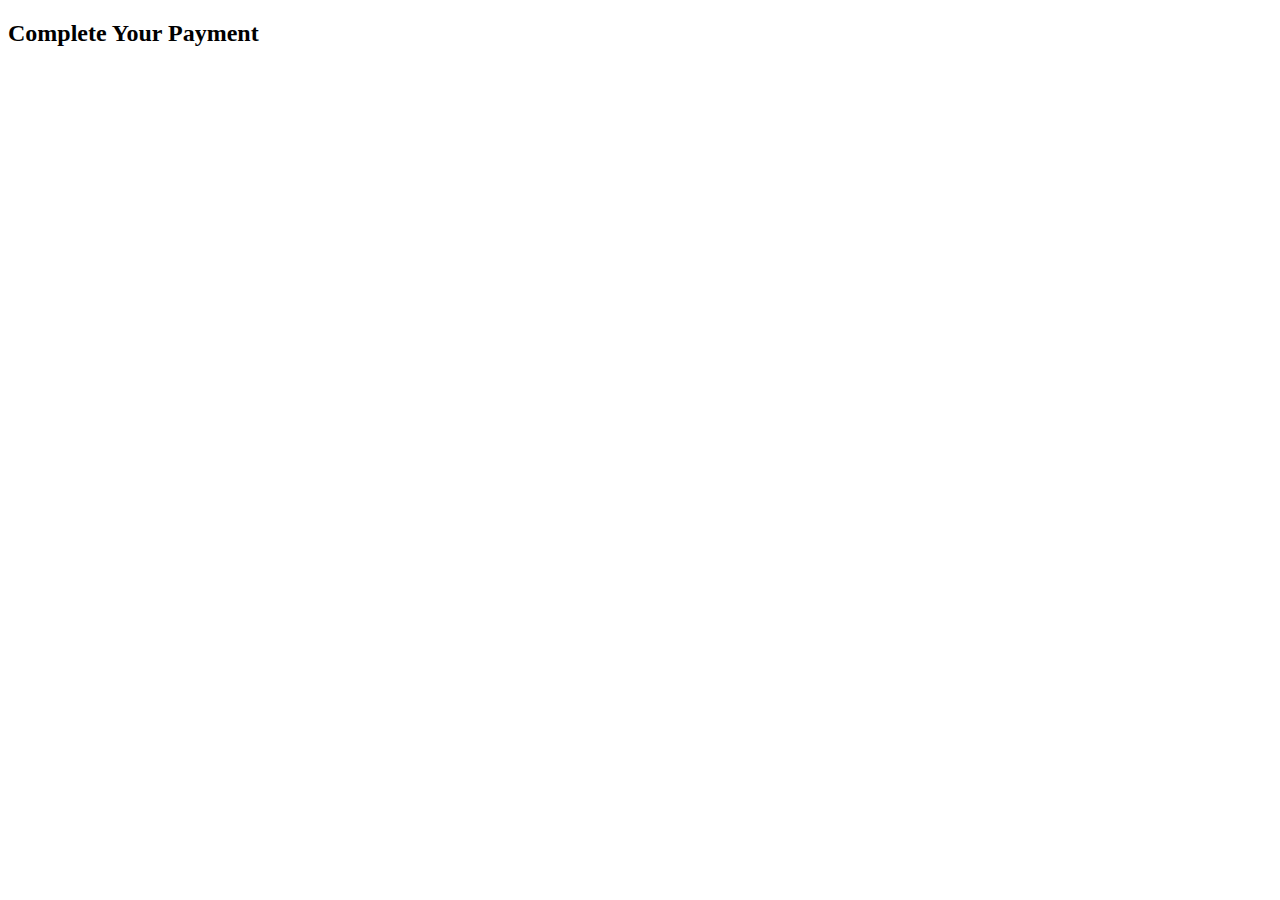
<file: pay.html>
<!DOCTYPE html>
<html>
<head>
  <title>Pay with PayPal (Sandbox)</title>
  <script src="https://www.paypal.com/sdk/js?client-id=AR33f1qfpXuONZlYABLxh4RuNgo3uHf_0o57Cz1I-WhX4mu_rLdCX_cgzDaTrDaYSyp10pk8eKMQ1m5Q&currency=USD"></script>
</head>
<body>

<h2>Complete Your Payment</h2>
<div id="paypal-button-container"></div>

<script>
paypal.Buttons({
  createOrder: (data, actions) => {
    return actions.order.create({
      purchase_units: [{
        amount: { value: "1.00" }
      }]
    });
  },
  onApprove: (data, actions) => {
    return actions.order.capture().then(() => {
      window.location.href = "thankyou.html";
    });
  }
}).render('#paypal-button-container');
</script>

</body>
</html>
</file>
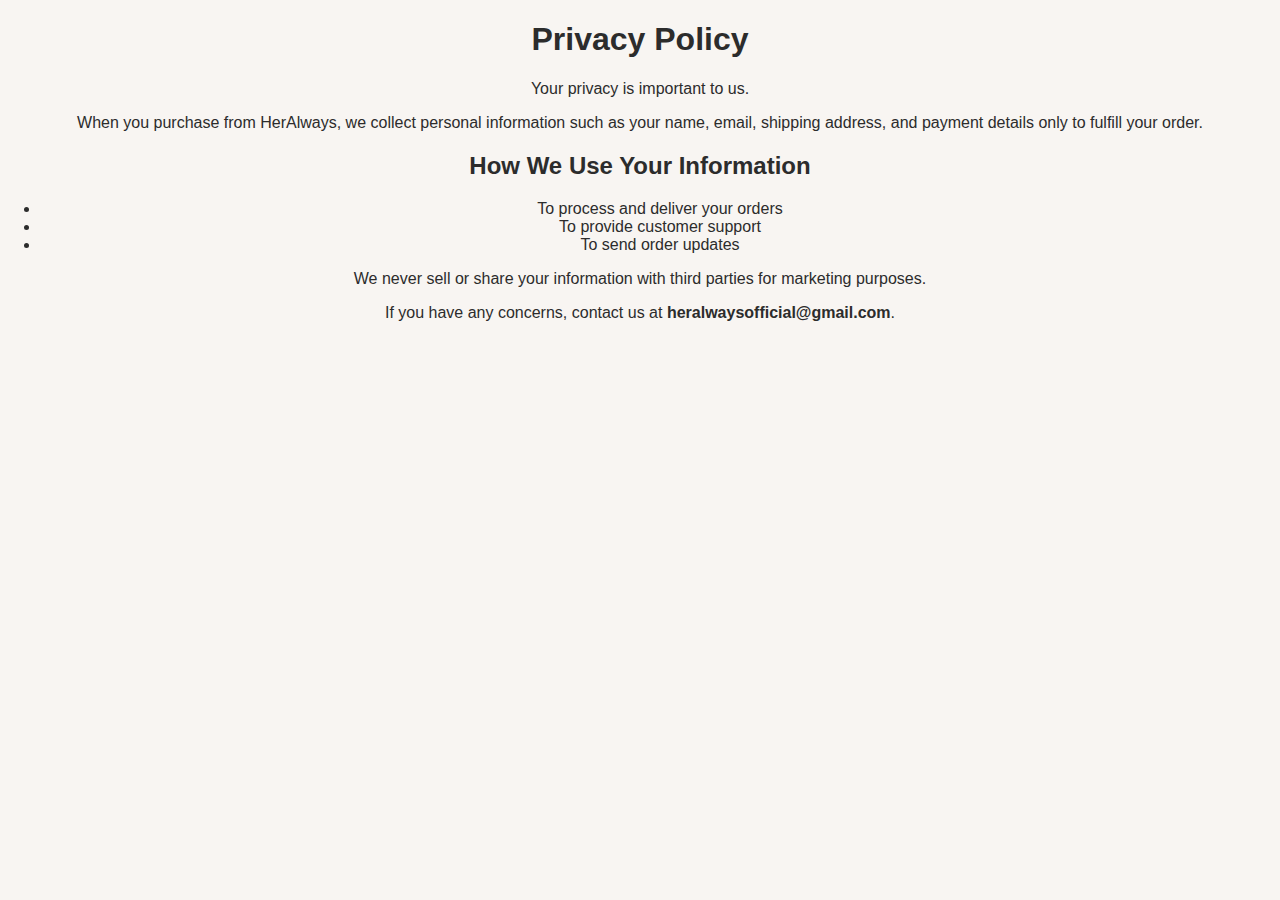
<file: privacy.html>
<!DOCTYPE html>
<html lang="en">
<head>
  <meta charset="UTF-8">
  <title>Privacy Policy | HerAlways</title>
  <link rel="stylesheet" href="style.css">
</head>
<body>

<section class="policy">
  <h1>Privacy Policy</h1>

  <p>Your privacy is important to us.</p>

  <p>When you purchase from HerAlways, we collect personal information such as your name, email, shipping address, and payment details only to fulfill your order.</p>

  <h2>How We Use Your Information</h2>
  <ul>
    <li>To process and deliver your orders</li>
    <li>To provide customer support</li>
    <li>To send order updates</li>
  </ul>

  <p>We never sell or share your information with third parties for marketing purposes.</p>

  <p>If you have any concerns, contact us at <strong>heralwaysofficial@gmail.com</strong>.</p>
</section>

</body>
</html>
</file>
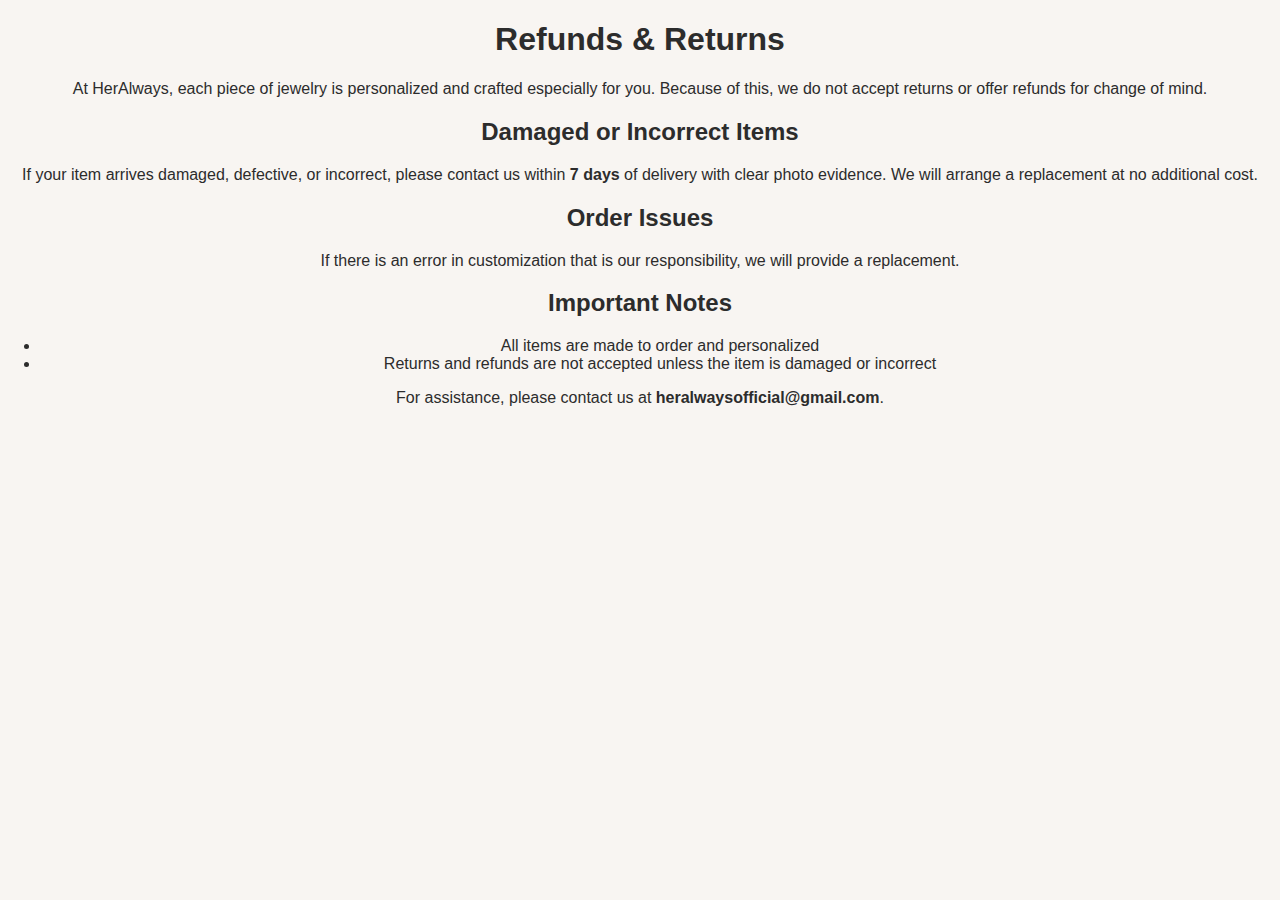
<file: returns.html>
<!DOCTYPE html>
<html lang="en">
<head>
  <meta charset="UTF-8">
  <title>Refunds & Returns | HerAlways</title>
  <link rel="stylesheet" href="style.css">
</head>
<body>

<section class="policy">
  <h1>Refunds & Returns</h1>

  <p>At HerAlways, each piece of jewelry is personalized and crafted especially for you. Because of this, we do not accept returns or offer refunds for change of mind.</p>

  <h2>Damaged or Incorrect Items</h2>
  <p>If your item arrives damaged, defective, or incorrect, please contact us within <strong>7 days</strong> of delivery with clear photo evidence. We will arrange a replacement at no additional cost.</p>

  <h2>Order Issues</h2>
  <p>If there is an error in customization that is our responsibility, we will provide a replacement.</p>

  <h2>Important Notes</h2>
  <ul>
    <li>All items are made to order and personalized</li>
    <li>Returns and refunds are not accepted unless the item is damaged or incorrect</li>
  </ul>

  <p>For assistance, please contact us at <strong>heralwaysofficial@gmail.com</strong>.</p>
</section>

</body>
</html>
</file>
<file: style.css>
body {
  margin: 0;
  font-family: 'Montserrat', sans-serif;
  background: #f8f5f2;
  color: #2c2c2c;
  text-align: center;
}

/* HERO */
.hero {
  background: black;
  padding: 50px 20px 40px;
}

.logo {
  max-width: 380px;
  margin-bottom: 30px;
}


.hero h1 {
  font-family: 'Playfair Display', serif;
  color: #d4af37;
  font-size: 34px;
  margin: 10px 0;
}

.hero p {
  color: #f1e5c8;
  font-size: 16px;
  max-width: 500px;
  margin: 0 auto;
}

/* PRODUCT */
.product {
  padding: 60px 20px;
}

.product-image {
  max-width: 420px;
  width: 100%;
  margin-bottom: 30px;
}

.product h2 {
  font-family: 'Playfair Display', serif;
  font-size: 28px;
}

.price {
  font-size: 30px;
  color: #b8860b;
  margin: 10px 0;
}

.description {
  max-width: 520px;
  margin: 0 auto 20px;
  font-size: 16px;
  line-height: 1.6;
}

/* TRUST */
.trust {
  display: flex;
  flex-wrap: wrap;
  justify-content: center;
  gap: 12px;
  font-size: 14px;
  color: #555;
  margin-bottom: 30px;
}

/* BUTTON */
.buy {
  display: inline-block;
  padding: 16px 40px;
  background: linear-gradient(135deg, #d4af37, #b8860b);
  color: black;
  font-weight: 600;
  text-decoration: none;
  border-radius: 40px;
  box-shadow: 0 6px 20px rgba(0,0,0,0.2);
  transition: 0.3s;
}

.buy:hover {
  transform: translateY(-2px);
  box-shadow: 0 10px 25px rgba(0,0,0,0.3);
}

/* GALLERY */
.gallery {
  display: grid;
  grid-template-columns: repeat(auto-fit, minmax(200px, 1fr));
  gap: 15px;
  padding: 30px 20px;
}

.gallery img {
  width: 100%;
  max-width: 220px;
  margin: auto;
  border-radius: 12px;
}

/* FOOTER */
footer {
  background: black;
  color: white;
  padding: 20px;
  font-size: 14px;
}

/* STORY */
.story {
  padding: 70px 20px;
  background: #fff;
}

.story h2 {
  font-family: 'Playfair Display', serif;
  font-size: 32px;
}

.story p {
  max-width: 700px;
  margin: auto;
  font-size: 16px;
  line-height: 1.8;
  color: #444;
}

/* WHY */
.why {
  padding: 60px 20px;
  background: #f3efe9;
}

.why h2 {
  font-family: 'Playfair Display', serif;
  font-size: 32px;
}

.why-grid {
  display: grid;
  grid-template-columns: repeat(auto-fit, minmax(220px, 1fr));
  gap: 20px;
  max-width: 800px;
  margin: 30px auto 0;
  font-size: 16px;
}

/* OCCASIONS */
.occasions {
  padding: 60px 20px;
  background: #fff;
}

.occasions h2 {
  font-family: 'Playfair Display', serif;
  font-size: 32px;
}

.occasions p {
  max-width: 600px;
  margin: 0 auto 20px;
}

.occasion-list {
  display: flex;
  flex-wrap: wrap;
  justify-content: center;
  gap: 12px;
  font-size: 14px;
}

.occasion-list span {
  background: #f3efe9;
  padding: 8px 16px;
  border-radius: 20px;
}

.urgency {
  font-size: 13px;
  color: #777;
  letter-spacing: 0.5px;
  margin-bottom: 15px;
}

/* MOBILE READABILITY FIX — MOBILE ONLY */
@media (max-width: 480px) {

  /* Increase base text comfort on mobile */
  body {
    font-size: 18px;
  }

  /* Main reading paragraphs */
  .description,
  .story p,
  .occasions p {
    font-size: 18px;
    line-height: 1.7;
  }

  /* Long-form text should not be centered on mobile */
  .story p {
    text-align: left;
  }

}
/* COLLECTION */
.collection {
  padding: 60px 20px;
  background: #f3efe9;
}

.collection h2 {
  font-family: 'Playfair Display', serif;
  font-size: 32px;
}

.collection p {
  max-width: 600px;
  margin: 10px auto 30px;
}

.collection-grid {
  display: grid;
  grid-template-columns: repeat(3, 1fr);
  gap: 25px;
  max-width: 900px;
  margin: auto;
}

.collection-item img {
  width: 100%;
  max-width: 220px;
  border-radius: 12px;
}

.collection-item h3 {
  font-size: 16px;
  margin: 10px 0 5px;
}

.tag {
  color: #b8860b;
  font-size: 14px;
}

.coming {
  font-size: 13px;
  color: #777;
}

/* MOBILE COLLECTION */
@media (max-width: 768px) {
  .collection-grid {
    grid-template-columns: 1fr;
  }
}

/* COLLECTION CARD IMPROVEMENT */
.collection-item {
  background: white;
  padding: 18px;
  border-radius: 14px;
  transition: transform 0.2s ease, box-shadow 0.2s ease;
}

.collection-item:hover {
  transform: translateY(-4px);
  box-shadow: 0 10px 25px rgba(0,0,0,0.08);
}

.collection-grid a {
  text-decoration: none;
  color: inherit;
  display: block;
}

.collection-link{
text-decoration:none;
color:inherit;
}

.collection-item:hover{
transform:translateY(-5px);
transition:0.3s;
}

.top-bar{
display:flex;
align-items:center;
justify-content:center;
position:relative;
margin-bottom:10px;
}

.back{
position:absolute;
right:0;
color:#d4af37;
text-decoration:none;
font-size:14px;
font-family:'Montserrat', sans-serif;
}

.back:hover{
opacity:0.8;
}

@media (max-width: 768px){

.top-bar{
flex-direction:column;
gap:8px;
}

.back{
position:static;
display:block;
text-align:center;
margin-top:5px;
}

}

.product-gallery{
display:grid;
grid-template-columns:repeat(4,1fr);
gap:10px;
margin-top:15px;
max-width:500px;
margin-left:auto;
margin-right:auto;
}

.product-gallery img{
width:100%;
border-radius:6px;
cursor:pointer;
transition:0.3s;
}

.product-gallery img:hover{
transform:scale(1.05);
}

@media (max-width:768px){

.product-gallery{
grid-template-columns:repeat(2,1fr);
}

}

.back{
display:block;
text-align:center;
margin-top:8px;
}

.product-gallery{
max-width:420px;
margin:auto;
}

.product h2{
margin-top:25px;
}

.shipping{
margin-top:15px;
font-size:14px;
opacity:0.8;
}

.why-special{
margin-top:50px;
text-align:center;
max-width:700px;
margin-left:auto;
margin-right:auto;
}

.why-special h3{
font-family:'Playfair Display', serif;
margin-bottom:25px;
font-size:26px;
}

.benefits{
display:flex;
flex-direction:column;
gap:20px;
}

.benefit{
background:#ffffff;
padding:22px;
border-radius:12px;
box-shadow:0 6px 25px rgba(0,0,0,0.08);
}

.perfect-for{
margin-top:50px;
margin-bottom:60px;
text-align:center;
}

.perfect-for h3{
font-family:'Playfair Display', serif;
margin-bottom:20px;
font-size:26px;
}

.occasion-list{
display:flex;
flex-wrap:wrap;
justify-content:center;
gap:12px;
max-width:600px;
margin:auto;
}

.occasion-list span{
background:#ffffff;
padding:10px 16px;
border-radius:20px;
box-shadow:0 4px 15px rgba(0,0,0,0.06);
font-size:14px;
}

/* GIFT GUIDES SECTION */

.guides{
padding:60px 20px;
background:#fff;
text-align:center;
}

.guides h2{
font-family:'Playfair Display', serif;
font-size:30px;
margin-bottom:10px;
}

.guides p{
margin-bottom:25px;
}

.guide-card{
max-width:500px;
margin:auto;
background:#ffffff;
padding:22px;
border-radius:14px;
box-shadow:0 8px 30px rgba(0,0,0,0.08);
}

.guide-link{
text-decoration:none;
font-size:19px;
font-weight:600;
color:#d4af37;
}

.guide-link:hover{
opacity:0.8;
}

/* Mobile overflow fixes */



html, body {
  overflow-x: hidden;
  max-width: 100%;
}
</file>
